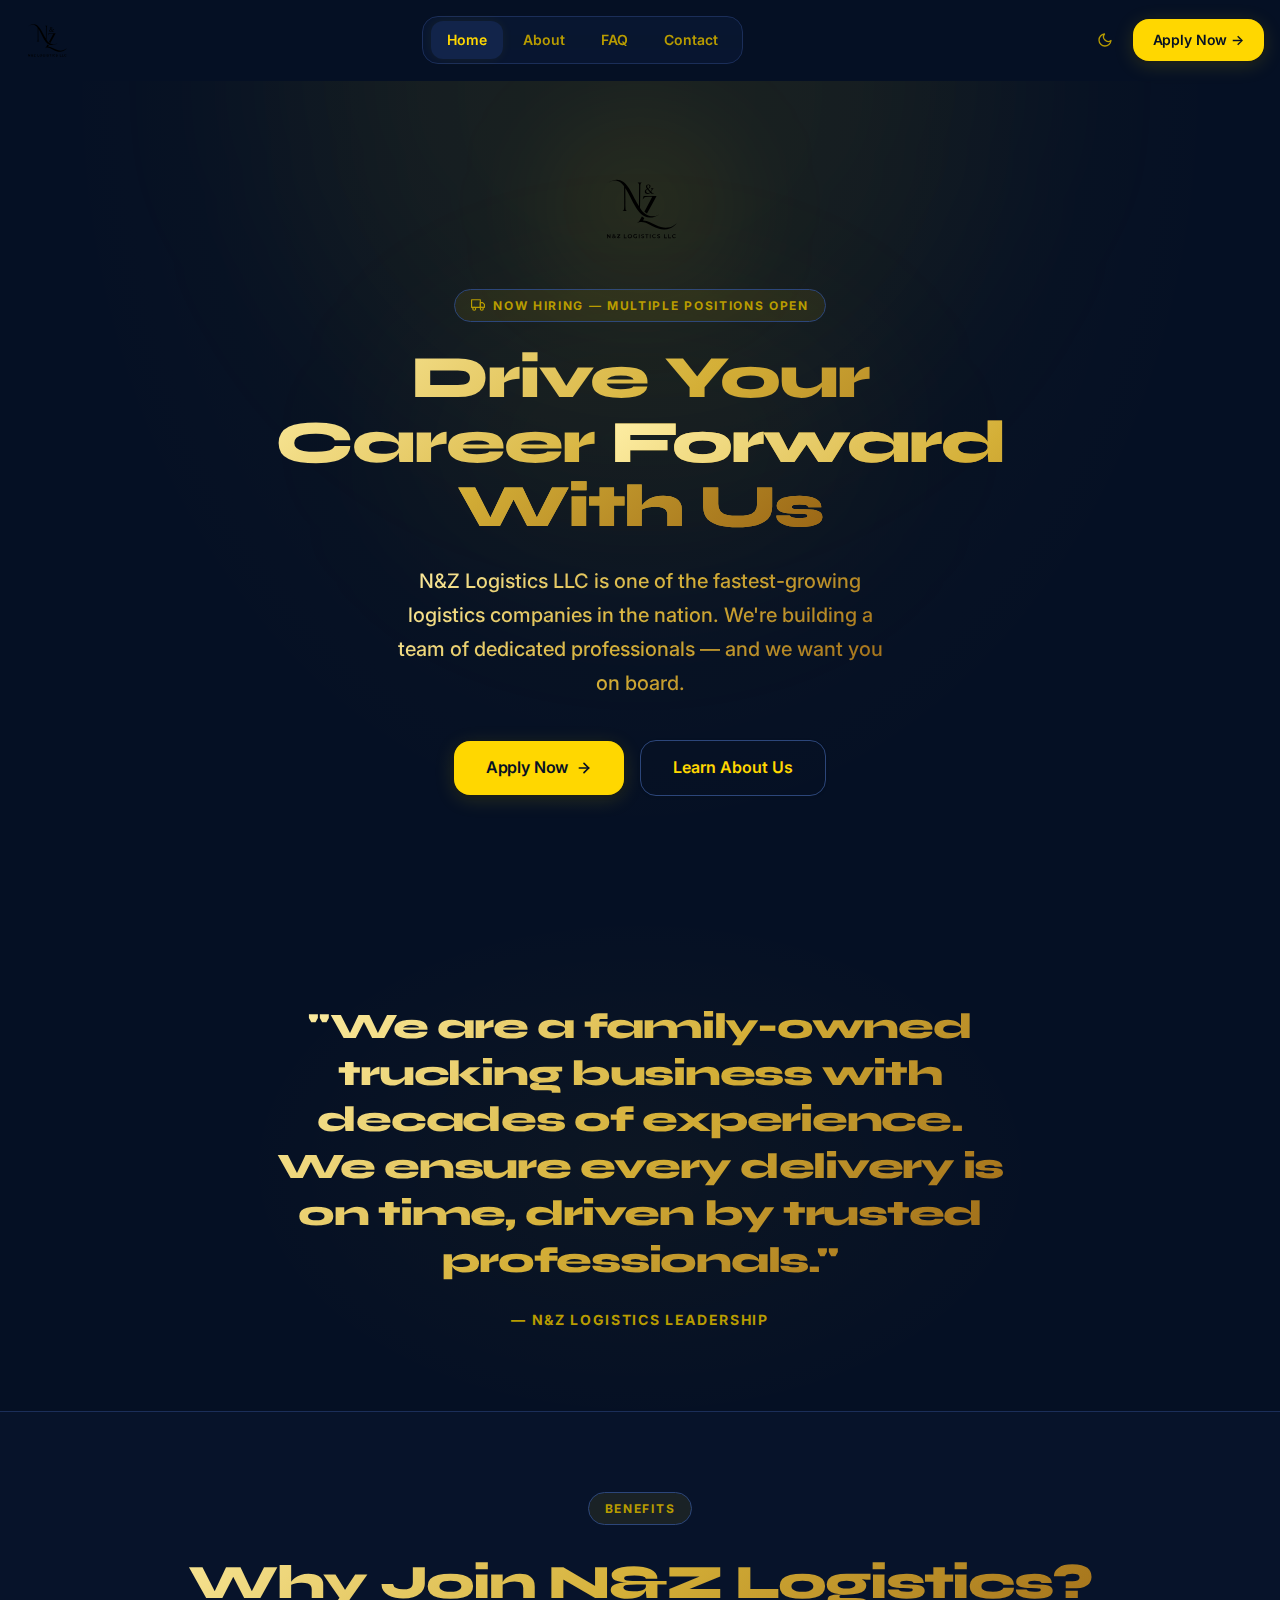
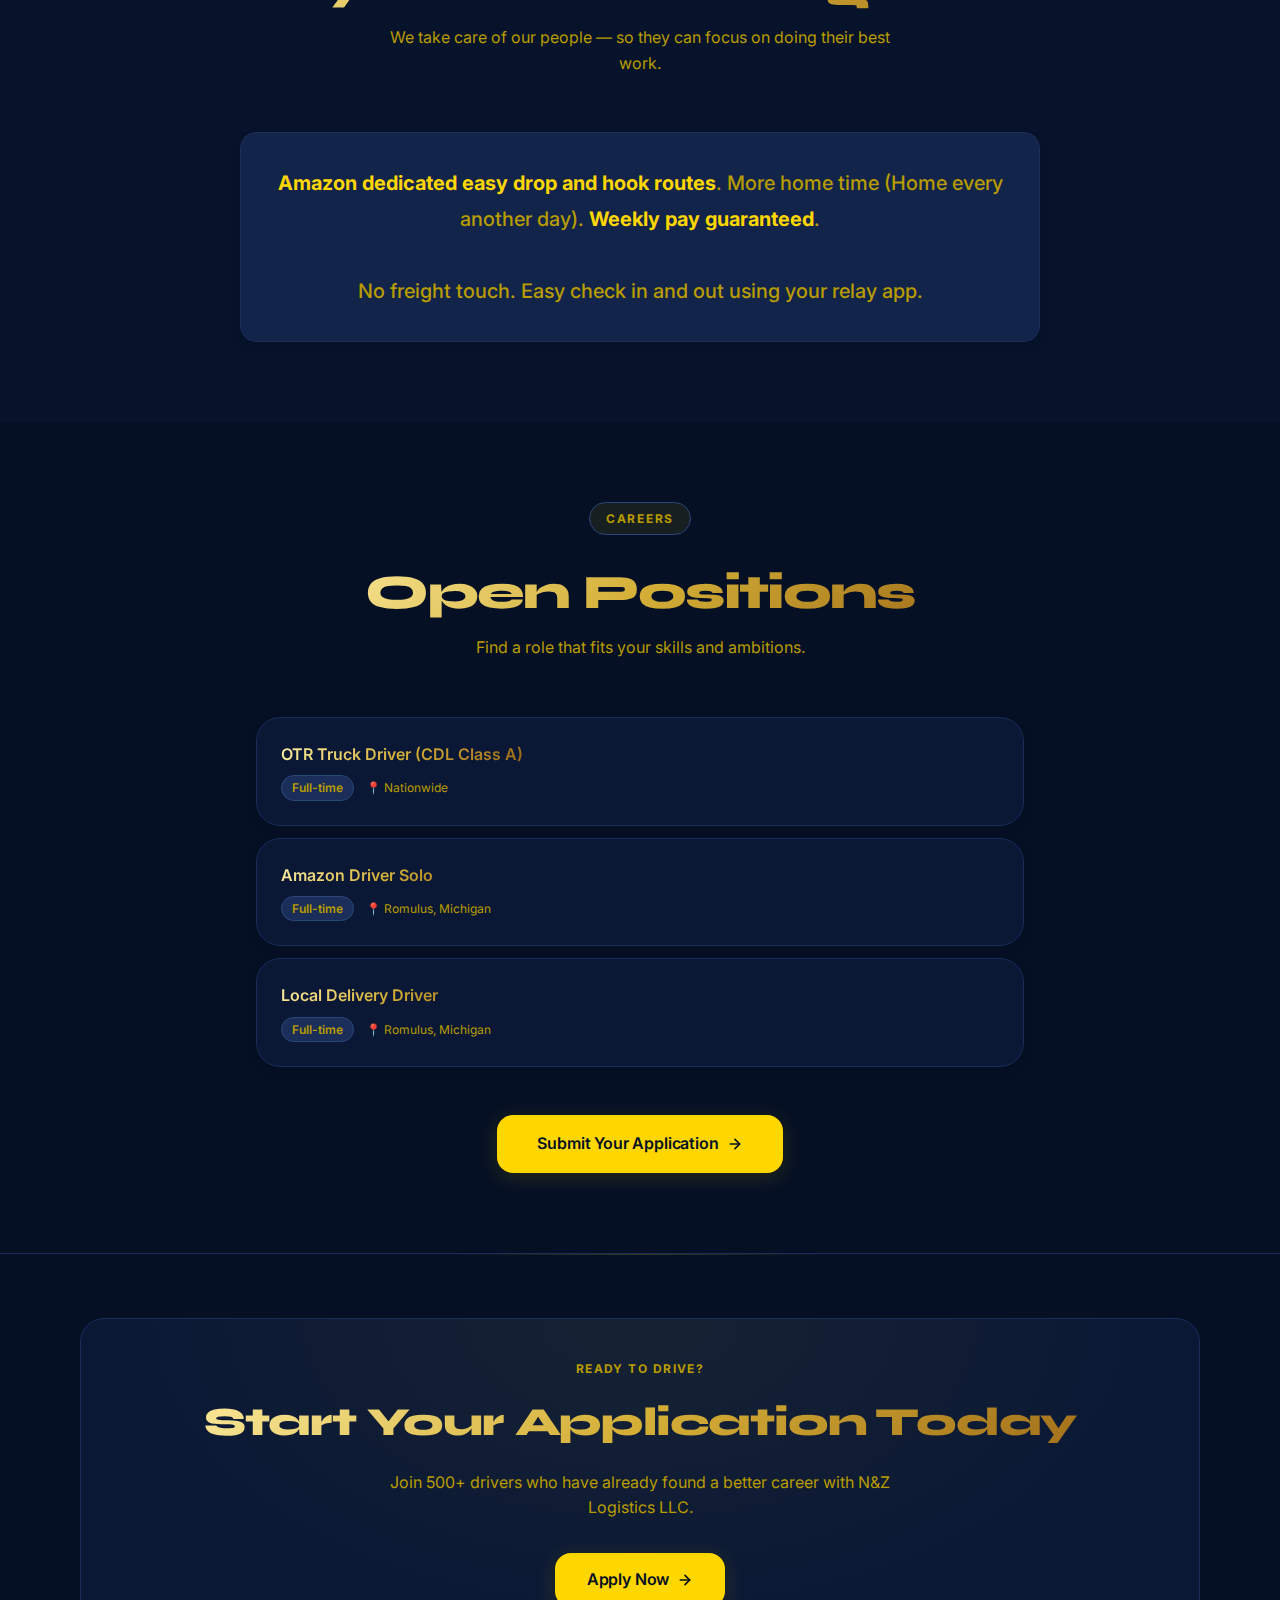
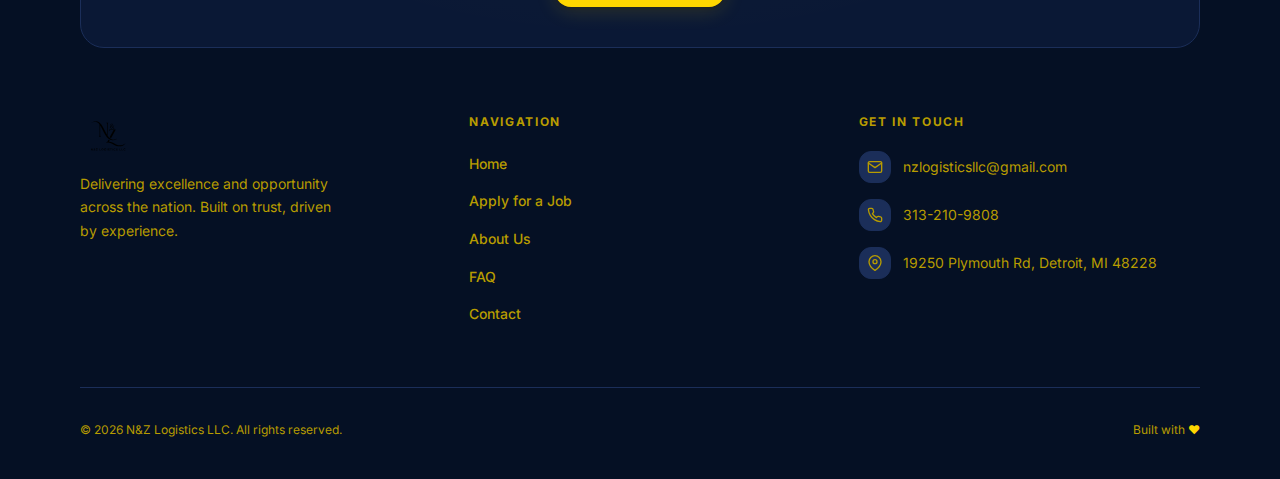
<file: index.html>
<!DOCTYPE html>
<html lang="en">

<head>
  <meta charset="UTF-8">
  <meta name="viewport" content="width=device-width, initial-scale=1.0">
  <title>N&Z Logistics LLC — Careers</title>
  <meta name="description"
    content="Join our team. Apply for open positions at N&Z Logistics LLC, a leading trucking and logistics company.">
  <meta name="keywords" content="trucking jobs, logistics careers, truck driver jobs, apply now">
  <link rel="icon" href="logo.svg">
  <link rel="stylesheet" href="styles.css">
  <script src="main.js"></script>
</head>

<body>

  <!-- ── Navbar ──────────────────────────────────── -->
  <header class="site-header">
    <div class="nav-inner">
      <div class="nav-row">
        <a href="index.html" class="nav-logo"><img src="logo.svg" alt="N&Z Logistics LLC"></a>
        <nav class="nav-pill">
          <a href="index.html" class="nav-link">Home</a>
          <a href="about.html" class="nav-link">About</a>
          <a href="faq.html" class="nav-link">FAQ</a>
          <a href="contact.html" class="nav-link">Contact</a>
        </nav>
        <div class="nav-right">
          <button class="theme-btn" aria-label="Toggle theme"></button>
          <a href="/apply-form/" class="btn-primary" style="font-size:0.875rem;padding:0.625rem 1.25rem;">Apply Now
            →</a>
        </div>
        <div class="mobile-controls">
          <button class="theme-btn" aria-label="Toggle theme"></button>
          <button class="hamburger" id="hamburger" aria-label="Toggle menu">
            <svg width="20" height="20" viewBox="0 0 24 24" fill="none" stroke="currentColor" stroke-width="2"
              stroke-linecap="round" stroke-linejoin="round">
              <line x1="3" y1="12" x2="21" y2="12" />
              <line x1="3" y1="6" x2="21" y2="6" />
              <line x1="3" y1="18" x2="21" y2="18" />
            </svg>
          </button>
        </div>
      </div>
      <div class="mobile-menu" id="mobile-menu">
        <a href="index.html">Home</a>
        <a href="about.html">About</a>
        <a href="faq.html">FAQ</a>
        <a href="contact.html">Contact</a>
        <a href="/apply-form/" class="btn-primary">Apply Now →</a>
      </div>
    </div>
  </header>

  <main>
    <!-- ── Hero ──────────────────────────────────── -->
    <section class="hero">
      <div class="glow-layer">
        <div class="glow-center"></div>
        <div class="glow-sub"></div>
        <div class="glow-fade"></div>
        <div class="glow-radial"></div>
      </div>
      <div class="hero-content">
        <div class="hero-logo-wrap">
          <div class="logo-glow"></div>
          <img src="logo.svg" alt="N&Z Logistics LLC">
        </div>
        <span class="eyebrow mb-6">
          <svg width="14" height="14" viewBox="0 0 24 24" fill="none" stroke="currentColor" stroke-width="2"
            stroke-linecap="round" stroke-linejoin="round">
            <rect x="1" y="3" width="15" height="13" />
            <polygon points="16 8 20 8 23 11 23 16 16 16 16 8" />
            <circle cx="5.5" cy="18.5" r="2.5" />
            <circle cx="18.5" cy="18.5" r="2.5" />
          </svg>
          Now Hiring — Multiple Positions Open
        </span>
        <h1 class="section-heading" style="color:var(--color-text)">
          Drive Your Career <span class="gradient-text">Forward With Us</span>
        </h1>
        <p class="hero-sub">
          N&Z Logistics LLC is one of the fastest-growing logistics companies in the nation.
          We're building a team of dedicated professionals — and we want you on board.
        </p>
        <div class="hero-ctas">
          <a href="/apply-form/" class="btn-primary">
            Apply Now
            <svg width="16" height="16" viewBox="0 0 24 24" fill="none" stroke="currentColor" stroke-width="2.5"
              stroke-linecap="round" stroke-linejoin="round">
              <line x1="5" y1="12" x2="19" y2="12" />
              <polyline points="12 5 19 12 12 19" />
            </svg>
          </a>
          <a href="about.html" class="btn-secondary">Learn About Us</a>
        </div>
      </div>
    </section>

    <!-- ── Quote ─────────────────────────────────── -->
    <section class="quote-section">
      <div class="quote-glow"></div>
      <p class="quote-text">"We are a family-owned trucking business with decades of experience. We ensure every
        delivery is on time, driven by trusted professionals."</p>
      <p class="quote-attr">— N&Z Logistics Leadership</p>
    </section>

    <!-- ── Why Join Us ───────────────────────────── -->
    <section class="section section-surface">
      <div class="container">
        <div class="section-center">
          <span class="eyebrow mb-4">Benefits</span>
          <h2 class="section-heading mt-4 mb-4" style="color:var(--color-text)">Why Join N&Z Logistics?</h2>
          <p>We take care of our people — so they can focus on doing their best work.</p>
        </div>
        <div class="card"
          style="padding: 2rem; text-align: center; border-radius: 1rem; background: var(--color-surface2); border: 1px solid var(--color-border); max-width: 800px; margin: 0 auto;">
          <p style="font-size: 1.25rem; line-height: 1.8; color: var(--color-muted); font-weight: 500;">
            <strong style="color: var(--color-text);">Amazon dedicated easy drop and hook routes</strong>.
            More home time (Home every another day). <strong style="color: var(--color-text);">Weekly pay
              guaranteed</strong>.<br><br>
            No freight touch. Easy check in and out using your relay app.
          </p>
        </div>
      </div>
    </section>

    <!-- ── Open Positions ────────────────────────── -->
    <section class="section">
      <div class="container-sm">
        <div class="section-center">
          <span class="eyebrow mb-4">Careers</span>
          <h2 class="section-heading mt-4 mb-4" style="color:var(--color-text)">Open Positions</h2>
          <p>Find a role that fits your skills and ambitions.</p>
        </div>
        <div class="space-y-3 mb-12">
          <!-- Position 1 -->
          <a href="/apply-form/" class="card card-hover-sm job-card" style="text-decoration:none">
            <div>
              <h3>OTR Truck Driver (CDL Class A)</h3>
              <div class="job-meta">
                <span class="badge">Full-time</span>
                <span class="location">📍 Nationwide</span>
              </div>
            </div>
            <div class="job-apply">
              Apply Now <svg width="16" height="16" viewBox="0 0 24 24" fill="none" stroke="currentColor"
                stroke-width="2.5" stroke-linecap="round" stroke-linejoin="round">
                <line x1="5" y1="12" x2="19" y2="12" />
                <polyline points="12 5 19 12 12 19" />
              </svg>
            </div>
          </a>
          <!-- Position 2 -->
          <a href="/apply-form/" class="card card-hover-sm job-card" style="text-decoration:none">
            <div>
              <h3>Amazon Driver Solo</h3>
              <div class="job-meta">
                <span class="badge">Full-time</span>
                <span class="location">📍 Romulus, Michigan</span>
              </div>
            </div>
            <div class="job-apply">
              Apply Now <svg width="16" height="16" viewBox="0 0 24 24" fill="none" stroke="currentColor"
                stroke-width="2.5" stroke-linecap="round" stroke-linejoin="round">
                <line x1="5" y1="12" x2="19" y2="12" />
                <polyline points="12 5 19 12 12 19" />
              </svg>
            </div>
          </a>
          <!-- Position 3 -->
          <a href="/apply-form/" class="card card-hover-sm job-card" style="text-decoration:none">
            <div>
              <h3>Local Delivery Driver</h3>
              <div class="job-meta">
                <span class="badge">Full-time</span>
                <span class="location">📍 Romulus, Michigan</span>
              </div>
            </div>
            <div class="job-apply">
              Apply Now <svg width="16" height="16" viewBox="0 0 24 24" fill="none" stroke="currentColor"
                stroke-width="2.5" stroke-linecap="round" stroke-linejoin="round">
                <line x1="5" y1="12" x2="19" y2="12" />
                <polyline points="12 5 19 12 12 19" />
              </svg>
            </div>
          </a>
        </div>
        <div class="text-center">
          <a href="/apply-form/" class="btn-primary" style="padding:1rem 2.5rem;font-size:1rem">
            Submit Your Application
            <svg width="16" height="16" viewBox="0 0 24 24" fill="none" stroke="currentColor" stroke-width="2.5"
              stroke-linecap="round" stroke-linejoin="round">
              <line x1="5" y1="12" x2="19" y2="12" />
              <polyline points="12 5 19 12 12 19" />
            </svg>
          </a>
        </div>
      </div>
    </section>
  </main>

  <!-- ── Footer ──────────────────────────────────── -->
  <footer class="site-footer">
    <div class="top-glow"></div>
    <div class="footer-inner">
      <div class="footer-cta">
        <div class="inner-glow"></div>
        <div style="position:relative;z-index:1">
          <p
            style="font-size:0.75rem;font-weight:700;letter-spacing:0.12em;text-transform:uppercase;color:var(--color-muted);margin-bottom:0.75rem">
            Ready to Drive?</p>
          <h3
            style="font-family:'Syne',sans-serif;font-size:clamp(1.75rem,4vw,2.5rem);font-weight:800;letter-spacing:-0.03em;color:var(--color-text);margin-bottom:1rem">
            Start Your Application Today</h3>
          <p style="color:var(--color-muted);margin-bottom:2rem;max-width:32rem;margin-left:auto;margin-right:auto">Join
            500+ drivers who have already found a better career with N&Z Logistics LLC.</p>
          <a href="/apply-form/" class="btn-primary" style="font-size:1rem;padding:0.875rem 2rem">
            Apply Now
            <svg width="16" height="16" viewBox="0 0 24 24" fill="none" stroke="currentColor" stroke-width="2.5"
              stroke-linecap="round" stroke-linejoin="round">
              <line x1="5" y1="12" x2="19" y2="12" />
              <polyline points="12 5 19 12 12 19" />
            </svg>
          </a>
        </div>
      </div>
      <div class="footer-cols">
        <div>
          <a href="index.html" class="footer-logo" style="display:inline-flex;margin-bottom:1.25rem"><img src="logo.svg"
              alt="N&Z Logistics LLC" style="height:2.5rem;width:auto"></a>
          <p style="color:var(--color-muted);font-size:0.875rem;line-height:1.7;max-width:16rem">Delivering excellence
            and opportunity across the nation. Built on trust, driven by experience.</p>
        </div>
        <div>
          <p class="footer-col-title">Navigation</p>
          <ul class="footer-links">
            <li><a href="index.html">Home</a></li>
            <li><a href="/apply-form/">Apply for a Job</a></li>
            <li><a href="about.html">About Us</a></li>
            <li><a href="faq.html">FAQ</a></li>
            <li><a href="contact.html">Contact</a></li>
          </ul>
        </div>
        <div>
          <p class="footer-col-title">Get in Touch</p>
          <ul class="footer-contact">
            <li>
              <div class="icon-box"
                style="width:2rem;height:2rem;border-radius:0.75rem;border:1px solid var(--color-border)">
                <svg width="16" height="16" viewBox="0 0 24 24" fill="none" stroke="currentColor" stroke-width="2"
                  stroke-linecap="round" stroke-linejoin="round">
                  <path d="M4 4h16c1.1 0 2 .9 2 2v12c0 1.1-.9 2-2 2H4c-1.1 0-2-.9-2-2V6c0-1.1.9-2 2-2z" />
                  <polyline points="22,6 12,13 2,6" />
                </svg>
              </div>
              <span>nzlogisticsllc@gmail.com</span>
            </li>
            <li>
              <div class="icon-box"
                style="width:2rem;height:2rem;border-radius:0.75rem;border:1px solid var(--color-border)">
                <svg width="16" height="16" viewBox="0 0 24 24" fill="none" stroke="currentColor" stroke-width="2"
                  stroke-linecap="round" stroke-linejoin="round">
                  <path
                    d="M22 16.92v3a2 2 0 0 1-2.18 2 19.79 19.79 0 0 1-8.63-3.07 19.5 19.5 0 0 1-6-6 19.79 19.79 0 0 1-3.07-8.67A2 2 0 0 1 4.11 2h3a2 2 0 0 1 2 1.72 12.84 12.84 0 0 0 .7 2.81 2 2 0 0 1-.45 2.11L8.09 9.91a16 16 0 0 0 6 6l1.27-1.27a2 2 0 0 1 2.11-.45 12.84 12.84 0 0 0 2.81.7A2 2 0 0 1 22 16.92z" />
                </svg>
              </div>
              <span>313-210-9808</span>
            </li>
            <li>
              <div class="icon-box"
                style="width:2rem;height:2rem;border-radius:0.75rem;border:1px solid var(--color-border)">
                <svg width="16" height="16" viewBox="0 0 24 24" fill="none" stroke="currentColor" stroke-width="2"
                  stroke-linecap="round" stroke-linejoin="round">
                  <path d="M21 10c0 7-9 13-9 13s-9-6-9-13a9 9 0 0 1 18 0z" />
                  <circle cx="12" cy="10" r="3" />
                </svg>
              </div>
              <span>19250 Plymouth Rd, Detroit, MI 48228</span>
            </li>
          </ul>
        </div>
      </div>
      <div class="footer-bottom">
        <p>&copy;
          <script>document.write(new Date().getFullYear())</script> N&Z Logistics LLC. All rights reserved.
        </p>
        <p>Built with <span style="color:var(--color-text)">♥</span></p>
      </div>
    </div>
  </footer>

</body>

</html>
</file>
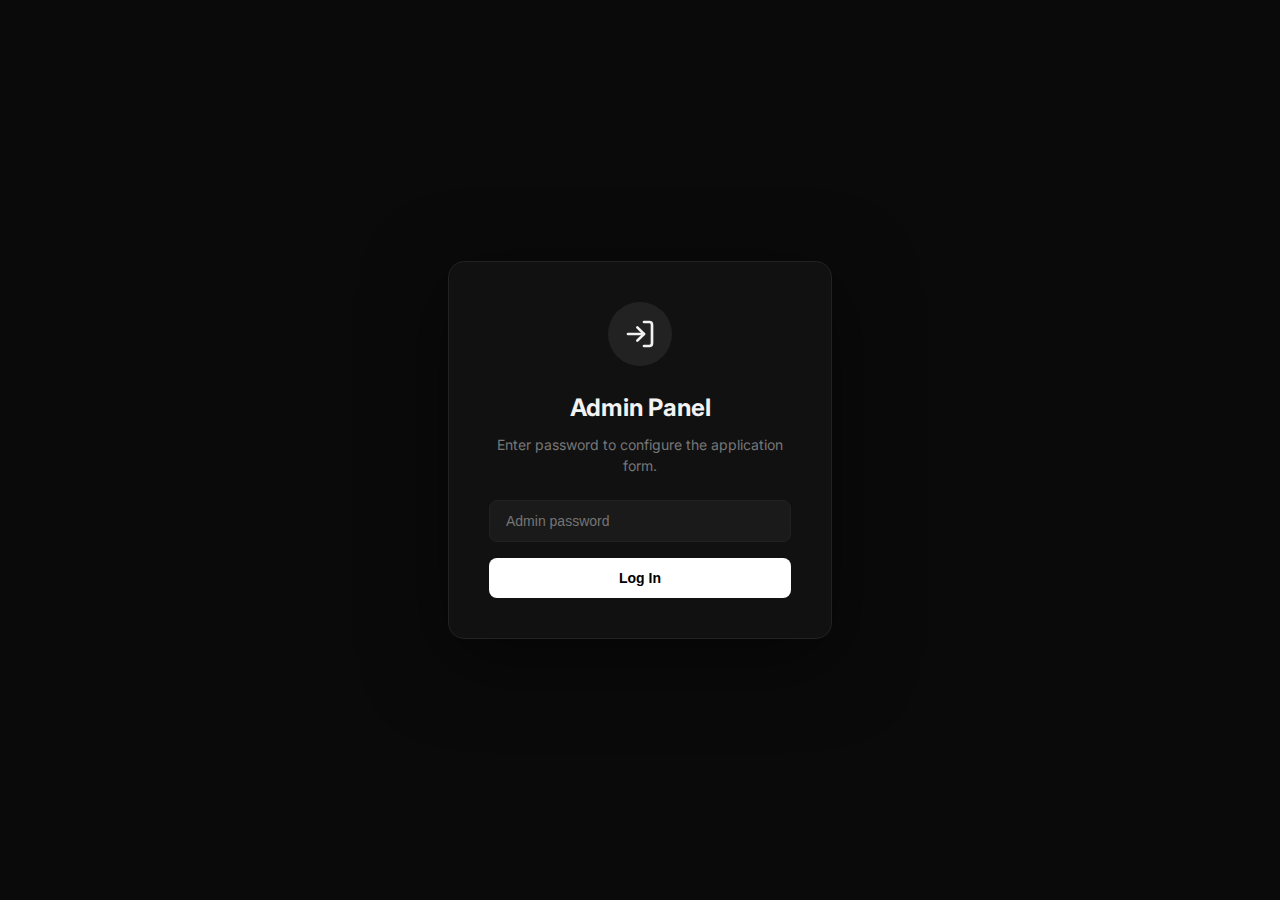
<file: admin/index.html>
<!DOCTYPE html>
<html lang="en">

<head>
    <meta charset="UTF-8">
    <meta name="viewport" content="width=device-width, initial-scale=1.0">
    <title>Admin — Form Builder — N&Z Logistics</title>
    <link rel="icon" href="../logo.svg">
    <style>
        @import url('https://fonts.googleapis.com/css2?family=Inter:wght@400;500;600;700&family=Syne:wght@700;800&display=swap');

        *,
        *::before,
        *::after {
            box-sizing: border-box;
            margin: 0;
            padding: 0
        }

        :root {
            --bg: #0a0a0a;
            --surface: #111;
            --surface2: #1a1a1a;
            --surface3: #222;
            --border: #222;
            --border-strong: #333;
            --text: #f2f2f2;
            --muted: #777;
            --accent: #fff;
            --danger: #f87171;
            --success: #34d399
        }

        body {
            font-family: 'Inter', sans-serif;
            background: var(--bg);
            color: var(--text);
            min-height: 100vh;
            line-height: 1.5
        }

        a {
            color: var(--text);
            text-decoration: none
        }

        /* ── Login ─────────────────────────── */
        .login-wrap {
            min-height: 100vh;
            display: flex;
            align-items: center;
            justify-content: center;
            padding: 1rem
        }

        .login-card {
            background: var(--surface);
            border: 1px solid var(--border);
            border-radius: 1rem;
            padding: 2.5rem;
            max-width: 24rem;
            width: 100%;
            text-align: center;
            box-shadow: 0 20px 80px rgba(0, 0, 0, 0.5)
        }

        .login-card .icon {
            width: 4rem;
            height: 4rem;
            border-radius: 50%;
            background: var(--surface3);
            display: flex;
            align-items: center;
            justify-content: center;
            margin: 0 auto 1.5rem
        }

        .login-card h1 {
            font-size: 1.5rem;
            font-weight: 700;
            margin-bottom: 0.5rem
        }

        .login-card p {
            font-size: 0.875rem;
            color: var(--muted);
            margin-bottom: 1.5rem
        }

        .login-card input {
            width: 100%;
            padding: 0.75rem 1rem;
            background: var(--surface2);
            border: 1px solid var(--border);
            border-radius: 0.5rem;
            color: var(--text);
            font-size: 0.875rem;
            outline: none;
            transition: border-color 0.2s
        }

        .login-card input:focus {
            border-color: var(--border-strong)
        }

        .login-card button {
            width: 100%;
            margin-top: 1rem;
            padding: 0.75rem;
            background: var(--accent);
            color: #000;
            font-weight: 600;
            border: none;
            border-radius: 0.5rem;
            font-size: 0.875rem;
            cursor: pointer;
            transition: opacity 0.2s
        }

        .login-card button:hover {
            opacity: 0.9
        }

        .login-error {
            color: var(--danger);
            font-size: 0.8rem;
            margin-top: 0.75rem;
            display: none
        }

        /* ── Top bar ───────────────────────── */
        .topbar {
            display: flex;
            flex-wrap: wrap;
            justify-content: space-between;
            align-items: center;
            gap: 1rem;
            padding: 1.5rem 2rem;
            border-bottom: 1px solid var(--border)
        }

        .topbar h1 {
            font-size: 1.5rem;
            font-weight: 700;
            letter-spacing: -0.02em
        }

        .topbar p {
            color: var(--muted);
            font-size: 0.875rem
        }

        .topbar-actions {
            display: flex;
            align-items: center;
            gap: 0.75rem;
            flex-wrap: wrap
        }

        /* ── Buttons ───────────────────────── */
        .btn {
            display: inline-flex;
            align-items: center;
            gap: 0.5rem;
            padding: 0.625rem 1.25rem;
            border-radius: 0.5rem;
            font-size: 0.8125rem;
            font-weight: 600;
            border: none;
            cursor: pointer;
            transition: all 0.2s
        }

        .btn-white {
            background: var(--accent);
            color: #000
        }

        .btn-white:hover {
            opacity: 0.9
        }

        .btn-outline {
            background: transparent;
            color: var(--text);
            border: 1px solid var(--border-strong)
        }

        .btn-outline:hover {
            background: var(--surface2);
            border-color: var(--muted)
        }

        .btn-ghost {
            background: transparent;
            color: var(--muted);
            border: 1px solid var(--border)
        }

        .btn-ghost:hover {
            color: var(--text);
            border-color: var(--border-strong)
        }

        .btn-danger {
            background: transparent;
            color: var(--danger);
            padding: 0.5rem;
            border-radius: 0.5rem;
            border: none;
            cursor: pointer;
            transition: all 0.2s
        }

        .btn-danger:hover {
            background: rgba(248, 113, 113, 0.1)
        }

        /* ── Status message ────────────────── */
        .toast {
            font-size: 0.8rem;
            padding: 0.375rem 0.75rem;
            border-radius: 0.375rem;
            display: none
        }

        .toast.success {
            display: inline-block;
            background: rgba(52, 211, 153, 0.1);
            color: var(--success)
        }

        .toast.error {
            display: inline-block;
            background: rgba(248, 113, 113, 0.1);
            color: var(--danger)
        }

        /* ── Question card ─────────────────── */
        .questions {
            padding: 1.5rem 2rem;
            display: flex;
            flex-direction: column;
            gap: 1rem
        }

        .q-card {
            background: var(--surface);
            border: 1px solid var(--border);
            border-radius: 0.75rem;
            padding: 1.25rem;
            transition: border-color 0.2s
        }

        .q-card:hover {
            border-color: var(--border-strong)
        }

        .q-inner {
            display: flex;
            gap: 1rem;
            align-items: flex-start
        }

        .q-reorder {
            display: flex;
            flex-direction: column;
            gap: 0.25rem;
            margin-top: 0.125rem
        }

        .q-reorder button {
            background: transparent;
            border: none;
            color: var(--muted);
            cursor: pointer;
            padding: 0.25rem;
            transition: color 0.2s
        }

        .q-reorder button:hover:not(:disabled) {
            color: var(--text)
        }

        .q-reorder button:disabled {
            opacity: 0.2;
            cursor: default
        }

        .q-fields {
            flex: 1;
            display: grid;
            grid-template-columns: 1fr 1fr;
            gap: 0.75rem
        }

        .q-fields.full {
            grid-template-columns: 1fr
        }

        .field {
            display: flex;
            flex-direction: column;
            gap: 0.25rem
        }

        .field.span-2 {
            grid-column: 1/-1
        }

        .field label {
            font-size: 0.65rem;
            font-weight: 700;
            text-transform: uppercase;
            letter-spacing: 0.1em;
            color: var(--muted)
        }

        .field input,
        .field select {
            padding: 0.5rem 0.75rem;
            background: var(--surface2);
            border: 1px solid var(--border);
            border-radius: 0.375rem;
            color: var(--text);
            font-size: 0.8125rem;
            font-family: inherit;
            outline: none;
            transition: border-color 0.2s
        }

        .field input:focus,
        .field select:focus {
            border-color: var(--border-strong)
        }

        .field select {
            cursor: pointer
        }

        .q-right {
            display: flex;
            flex-direction: column;
            gap: 0.5rem;
            align-items: flex-end
        }

        .checkbox-row {
            display: flex;
            align-items: center;
            gap: 0.5rem;
            font-size: 0.8125rem;
            color: var(--muted)
        }

        .checkbox-row input {
            width: 1rem;
            height: 1rem;
            accent-color: var(--accent)
        }

        /* ── Empty state ───────────────────── */
        .empty {
            text-align: center;
            padding: 3rem;
            background: var(--surface);
            border: 1px dashed var(--border);
            border-radius: 0.75rem;
            margin: 1.5rem 2rem
        }

        .empty p {
            color: var(--muted);
            margin-bottom: 1rem
        }

        .empty button {
            color: var(--muted);
            background: none;
            border: none;
            cursor: pointer;
            font-size: 0.875rem
        }

        .empty button:hover {
            color: var(--text)
        }

        /* ── Add button ────────────────────── */
        .add-row {
            text-align: center;
            padding: 1rem 2rem 3rem
        }

        .field-hint {
            font-size: 0.7rem;
            color: var(--muted);
            margin-top: 0.125rem
        }

        @media(max-width:768px) {
            .topbar {
                padding: 1rem
            }

            .questions {
                padding: 1rem
            }

            .q-fields {
                grid-template-columns: 1fr
            }

            .q-inner {
                flex-direction: column
            }

            .q-right {
                flex-direction: row;
                width: 100%
            }
        }
    </style>
</head>

<body>

    <!-- ═══ Login Screen ═══ -->
    <div id="login-screen" class="login-wrap">
        <div class="login-card">
            <div class="icon">
                <svg width="32" height="32" viewBox="0 0 24 24" fill="none" stroke="currentColor" stroke-width="2"
                    stroke-linecap="round" stroke-linejoin="round">
                    <path d="M15 3h4a2 2 0 0 1 2 2v14a2 2 0 0 1-2 2h-4" />
                    <polyline points="10 17 15 12 10 7" />
                    <line x1="15" y1="12" x2="3" y2="12" />
                </svg>
            </div>
            <h1>Admin Panel</h1>
            <p>Enter password to configure the application form.</p>
            <form id="login-form">
                <input type="password" id="login-pass" placeholder="Admin password" required>
                <button type="submit">Log In</button>
            </form>
            <p class="login-error" id="login-error">Invalid password. Please try again.</p>
        </div>
    </div>

    <!-- ═══ Form Builder ═══ -->
    <div id="builder-screen" style="display:none">
        <div class="topbar">
            <div>
                <h1>Application Form Builder</h1>
                <p>Configure questions, types, and validation rules for the Typeform-like flow.</p>
            </div>
            <div class="topbar-actions">
                <span class="toast" id="toast"></span>
                <button class="btn btn-outline" onclick="resetToDefaults()"
                    style="color:var(--warning);border-color:var(--warning);">
                    <svg width="16" height="16" viewBox="0 0 24 24" fill="none" stroke="currentColor" stroke-width="2"
                        stroke-linecap="round" stroke-linejoin="round">
                        <path d="M3 12a9 9 0 1 0 9-9 9.75 9.75 0 0 0-6.74 2.74L3 8"></path>
                        <path d="M3 3v5h5"></path>
                    </svg>
                    Reset Defaults
                </button>
                <a href="applications.html" class="btn btn-outline">
                    <svg width="16" height="16" viewBox="0 0 24 24" fill="none" stroke="currentColor" stroke-width="2"
                        stroke-linecap="round" stroke-linejoin="round">
                        <path d="M14 2H6a2 2 0 0 0-2 2v16a2 2 0 0 0 2 2h12a2 2 0 0 0 2-2V8z" />
                        <polyline points="14 2 14 8 20 8" />
                        <line x1="16" y1="13" x2="8" y2="13" />
                        <line x1="16" y1="17" x2="8" y2="17" />
                    </svg>
                    View Submissions
                </a>
                <button class="btn btn-white" id="save-btn" onclick="saveConfig()">
                    <svg width="16" height="16" viewBox="0 0 24 24" fill="none" stroke="currentColor" stroke-width="2"
                        stroke-linecap="round" stroke-linejoin="round">
                        <path d="M19 21H5a2 2 0 0 1-2-2V5a2 2 0 0 1 2-2h11l5 5v11a2 2 0 0 1-2 2z" />
                        <polyline points="17 21 17 13 7 13 7 21" />
                        <polyline points="7 3 7 8 15 8" />
                    </svg>
                    Save Configuration
                </button>
            </div>
        </div>

        <div class="questions" id="questions-container">
            <!-- Questions rendered by JS -->
        </div>

        <div class="empty" id="empty-state" style="display:none">
            <p>No questions configured yet.</p>
            <button onclick="addQuestion()">+ Add First Question</button>
        </div>

        <div class="add-row">
            <button class="btn btn-ghost" onclick="addQuestion()">
                <svg width="16" height="16" viewBox="0 0 24 24" fill="none" stroke="currentColor" stroke-width="2"
                    stroke-linecap="round" stroke-linejoin="round">
                    <line x1="12" y1="5" x2="12" y2="19" />
                    <line x1="5" y1="12" x2="19" y2="12" />
                </svg>
                Add New Question
            </button>
        </div>
    </div>

    <script>
        const API_BASE = '../api';
        let config = [];
        let password = '';

        // ── Login ──────────────────────────────
        document.getElementById('login-form').addEventListener('submit', async (e) => {
            e.preventDefault();
            password = document.getElementById('login-pass').value;
            if (!password) return;

            try {
                const res = await fetch(`${API_BASE}/login.php`, {
                    method: 'POST',
                    headers: { 'Content-Type': 'application/json' },
                    body: JSON.stringify({ password })
                });
                const data = await res.json();

                if (res.ok && data.token) {
                    localStorage.setItem('admin_token', data.token);
                    document.getElementById('login-screen').style.display = 'none';
                    document.getElementById('builder-screen').style.display = 'block';
                    await fetchConfig();
                } else {
                    showLoginError(data.error || 'Invalid password');
                }
            } catch (err) {
                showLoginError('Network error. Please try again.');
            }
        });

        function showLoginError(msg) {
            const el = document.getElementById('login-error');
            el.textContent = msg;
            el.style.display = 'block';
        }

        // ── Check existing session ─────────────
        (async function checkSession() {
            const token = localStorage.getItem('admin_token');
            if (token) {
                try {
                    const res = await fetch(`${API_BASE}/check-auth.php`, {
                        headers: { 'Authorization': `Bearer ${token}` }
                    });
                    if (res.ok) {
                        document.getElementById('login-screen').style.display = 'none';
                        document.getElementById('builder-screen').style.display = 'block';
                        fetchConfig();
                        return;
                    }
                } catch (err) { }
                // Token is invalid, expired, or server unreachable
                localStorage.removeItem('admin_token');
                showLoginError('Session expired. Please log in again.');
            }
        })();

        // ── Fetch config ───────────────────────
        async function fetchConfig() {
            try {
                const res = await fetch(`${API_BASE}/form-config.php`);
                if (res.ok) {
                    config = await res.json();
                    renderQuestions();
                }
            } catch (err) {
                console.error('Failed to fetch config', err);
            }
        }

        // ── Save config ────────────────────────
        async function saveConfig() {
            const btn = document.getElementById('save-btn');
            btn.disabled = true;
            btn.innerHTML = '<svg width="16" height="16" viewBox="0 0 24 24" fill="none" stroke="currentColor" stroke-width="2"><circle cx="12" cy="12" r="10"/></svg> Saving…';

            try {
                const res = await fetch(`${API_BASE}/form-config.php`, {
                    method: 'POST',
                    headers: { 'Content-Type': 'application/json' },
                    body: JSON.stringify({ password, config })
                });
                const data = await res.json();

                if (res.ok) {
                    showToast('Configuration saved successfully!', 'success');
                } else {
                    showToast(data.error || 'Failed to save', 'error');
                }
            } catch (err) {
                showToast('Network error saving configuration', 'error');
            } finally {
                btn.disabled = false;
                btn.innerHTML = '<svg width="16" height="16" viewBox="0 0 24 24" fill="none" stroke="currentColor" stroke-width="2" stroke-linecap="round" stroke-linejoin="round"><path d="M19 21H5a2 2 0 0 1-2-2V5a2 2 0 0 1 2-2h11l5 5v11a2 2 0 0 1-2 2z"/><polyline points="17 21 17 13 7 13 7 21"/><polyline points="7 3 7 8 15 8"/></svg> Save Configuration';
            }
        }

        function showToast(msg, type) {
            const el = document.getElementById('toast');
            el.textContent = msg;
            el.className = `toast ${type}`;
            setTimeout(() => { el.className = 'toast'; }, 3000);
        }

        async function resetToDefaults() {
            if (!confirm('Are you sure you want to reset the form to its default configuration? All custom questions will be lost!')) return;
            try {
                const text = await fetch('../apply-form/script.js').then(r => r.text());
                const match = text.match(/function getDefaultConfig\(\) \{[\s\S]*?return (\[[\s\S]*?\]);\s*\}/);
                if (match) {
                    const fn = new Function('return ' + match[1]);
                    config = fn();
                    renderQuestions();
                    showToast('Reset to defaults in preview. Click Save to apply.', 'success');
                } else {
                    showToast('Could not load defaults', 'error');
                }
            } catch (e) {
                showToast('Error loading defaults', 'error');
            }
        }

        // ── Render all questions ───────────────
        function renderQuestions() {
            const container = document.getElementById('questions-container');
            const empty = document.getElementById('empty-state');

            if (config.length === 0) {
                container.innerHTML = '';
                empty.style.display = 'block';
                return;
            }

            empty.style.display = 'none';
            container.innerHTML = config.map((q, i) => `
    <div class="q-card" data-index="${i}">
      <div class="q-inner">
        <div class="q-reorder">
          <button onclick="moveUp(${i})" ${i === 0 ? 'disabled' : ''} title="Move up">
            <svg width="16" height="16" viewBox="0 0 24 24" fill="none" stroke="currentColor" stroke-width="2"><path d="M18 15l-6-6-6 6"/></svg>
          </button>
          <button onclick="moveDown(${i})" ${i === config.length - 1 ? 'disabled' : ''} title="Move down">
            <svg width="16" height="16" viewBox="0 0 24 24" fill="none" stroke="currentColor" stroke-width="2"><path d="M6 9l6 6 6-6"/></svg>
          </button>
        </div>
        <div class="q-fields">
          <div class="field span-2">
            <label>Question Title</label>
            <input type="text" value="${esc(q.title || '')}" onchange="updateQ(${i},'title',this.value)">
          </div>
          <div class="field">
            <label>Internal ID</label>
            <input type="text" value="${esc(q.id || '')}" onchange="updateQ(${i},'id',this.value)">
          </div>
          <div class="field">
            <label>Placeholder</label>
            <input type="text" value="${esc(q.placeholder || '')}" onchange="updateQ(${i},'placeholder',this.value)" ${q.type === 'options' ? 'disabled' : ''}>
          </div>
          <div class="field">
            <label>Input Type</label>
            <select onchange="updateQ(${i},'type',this.value)">
              <option value="text" ${q.type === 'text' ? 'selected' : ''}>Short Text</option>
              <option value="email" ${q.type === 'email' ? 'selected' : ''}>Email</option>
              <option value="tel" ${q.type === 'tel' ? 'selected' : ''}>Phone Number</option>
              <option value="number" ${q.type === 'number' ? 'selected' : ''}>Number</option>
              <option value="options" ${q.type === 'options' ? 'selected' : ''}>Multiple Choice</option>
              <option value="select" ${q.type === 'select' ? 'selected' : ''}>Dropdown (Select)</option>
              <option value="file" ${q.type === 'file' ? 'selected' : ''}>File Upload</option>
              <option value="date" ${q.type === 'date' ? 'selected' : ''}>Date</option>
            </select>
          </div>
          <div class="field">
            <label>Layout Mode</label>
            <select onchange="updateQ(${i},'display_mode',this.value)">
              <option value="single" ${(q.display_mode || 'single') === 'single' ? 'selected' : ''}>Single (Typeform)</option>
              <option value="page" ${q.display_mode === 'page' ? 'selected' : ''}>Page (Google Form)</option>
            </select>
            <span class="field-hint">Consecutive "Page" questions are grouped together.</span>
          </div>
          ${(q.type === 'options' || q.type === 'select') ? `
          <div class="field span-2">
            <label>Options (comma separated)</label>
            <input type="text" value="${esc((q.options || []).join(', '))}" onchange="updateOptions(${i},this.value)" placeholder="Option 1, Option 2, Option 3">
          </div>
          ` : ''}
          <div class="field span-2">
            <label>Error Message</label>
            <input type="text" value="${esc(q.errorMessage || '')}" onchange="updateQ(${i},'errorMessage',this.value)">
          </div>
          <div class="checkbox-row">
            <input type="checkbox" id="req-${i}" ${q.required ? 'checked' : ''} onchange="updateQ(${i},'required',this.checked)">
            <label for="req-${i}">Required field</label>
          </div>
        </div>
        <div class="q-right">
          <button class="btn-danger" onclick="removeQuestion(${i})" title="Delete Question">
            <svg width="20" height="20" viewBox="0 0 24 24" fill="none" stroke="currentColor" stroke-width="2" stroke-linecap="round" stroke-linejoin="round"><polyline points="3 6 5 6 21 6"/><path d="M19 6v14a2 2 0 0 1-2 2H7a2 2 0 0 1-2-2V6m3 0V4a2 2 0 0 1 2-2h4a2 2 0 0 1 2 2v2"/></svg>
          </button>
        </div>
      </div>
    </div>
  `).join('');
        }

        // ── CRUD helpers ───────────────────────
        function addQuestion() {
            config.push({
                id: 'q_' + Date.now(),
                type: 'text',
                title: 'New Question',
                placeholder: '',
                required: true,
                display_mode: 'single',
                errorMessage: 'Please answer this question.'
            });
            renderQuestions();
        }

        function removeQuestion(i) {
            config.splice(i, 1);
            renderQuestions();
        }

        function updateQ(i, field, value) {
            config[i][field] = value;
            if (field === 'type') renderQuestions(); // re-render to show/hide options field
        }

        function updateOptions(i, str) {
            config[i].options = str.split(',').map(s => s.trim()).filter(Boolean);
        }

        function moveUp(i) {
            if (i === 0) return;
            [config[i], config[i - 1]] = [config[i - 1], config[i]];
            renderQuestions();
        }

        function moveDown(i) {
            if (i === config.length - 1) return;
            [config[i], config[i + 1]] = [config[i + 1], config[i]];
            renderQuestions();
        }

        function esc(s) {
            return String(s).replace(/&/g, '&amp;').replace(/</g, '&lt;').replace(/>/g, '&gt;').replace(/"/g, '&quot;');
        }
    </script>
</body>

</html>
</file>
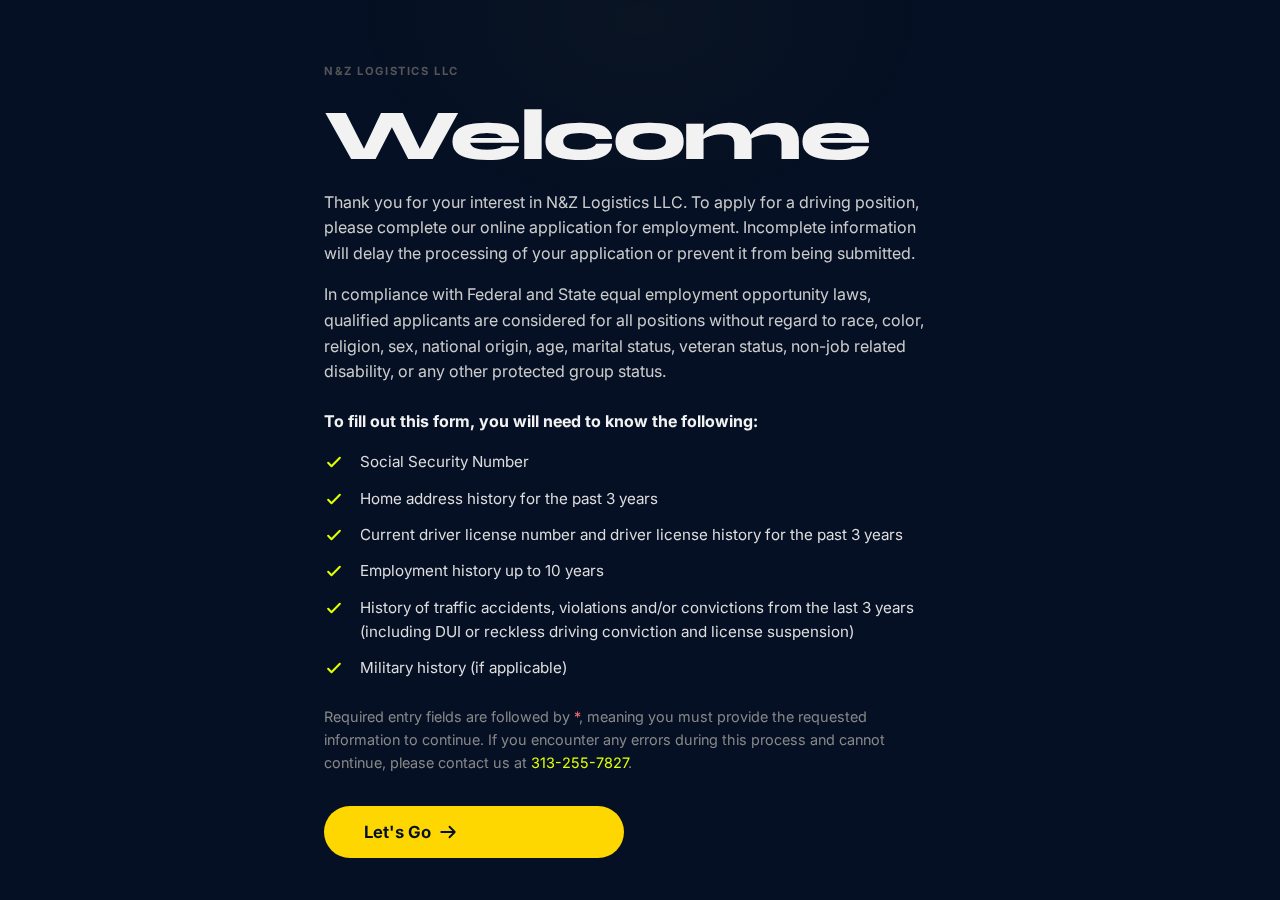
<file: apply-form/index.html>
<!DOCTYPE html>
<html lang="en">

<head>
    <meta charset="UTF-8">
    <meta name="viewport" content="width=device-width, initial-scale=1.0">
    <title>Apply Now — N&Z Logistics LLC</title>
    <link rel="icon" href="../logo.svg">
    <link rel="preconnect" href="https://fonts.googleapis.com">
    <link rel="preconnect" href="https://fonts.gstatic.com" crossorigin>
    <link
        href="https://fonts.googleapis.com/css2?family=Inter:wght@400;500;600;700;800&family=Syne:wght@700;800&display=swap"
        rel="stylesheet">
    <style>
        *,
        *::before,
        *::after {
            box-sizing: border-box;
            margin: 0;
            padding: 0;
        }

        :root {
            --bg: #051024;
            --surface: #0a1835;
            --surface2: #12244a;
            --border: #1b2e59;
            --border-strong: #2c467a;
            --text: #FFD700;
            --muted: #b89c00;
            --glow: rgba(255, 215, 0, 0.15);
        }

        html,
        body {
            min-height: 100vh;
            background: var(--bg);
            color: var(--text);
            font-family: 'Inter', sans-serif;
            -webkit-font-smoothing: antialiased;
        }

        /* ── Progress bar ─────────────────────── */
        #progress-bar-track {
            position: fixed;
            top: 0;
            left: 0;
            width: 100%;
            height: 2px;
            background: var(--border);
            z-index: 100;
            opacity: 0;
            transition: opacity 0.4s;
        }

        #progress-bar-fill {
            height: 100%;
            background: var(--text);
            width: 0%;
            transition: width 0.5s cubic-bezier(0.4, 0, 0.2, 1);
            box-shadow: 0 0 12px rgba(255, 215, 0, 0.5), 0 0 40px rgba(255, 215, 0, 0.15);
        }

        /* ── Step counter (top-right) ─────────── */
        #step-counter {
            position: fixed;
            top: 1.25rem;
            right: 1.5rem;
            font-size: 0.75rem;
            font-weight: 600;
            letter-spacing: 0.08em;
            color: var(--muted);
            z-index: 100;
            opacity: 0;
            transition: opacity 0.4s;
        }

        /* ── Nav arrow controls ─────────────── */
        #controls {
            position: fixed;
            bottom: 2rem;
            right: 2rem;
            display: flex;
            gap: 0.5rem;
            z-index: 100;
            opacity: 0;
            transition: opacity 0.4s;
        }

        .nav-btn {
            width: 40px;
            height: 40px;
            border-radius: 10px;
            border: 1px solid var(--border-strong);
            background: var(--surface2);
            color: var(--text);
            cursor: pointer;
            display: flex;
            align-items: center;
            justify-content: center;
            transition: all 0.2s;
        }

        .nav-btn:hover:not(:disabled) {
            background: var(--surface);
            border-color: #555;
            box-shadow: 0 0 16px var(--glow);
        }

        .nav-btn:disabled {
            opacity: 0.25;
            cursor: not-allowed;
        }

        /* ── Full-screen single-question view ── */
        #single-view {
            position: fixed;
            inset: 0;
            display: none;
            align-items: flex-start;
            justify-content: center;
            overflow-y: auto;
            overflow-x: hidden;
            padding: 4rem 0;
        }

        #single-view.active {
            display: flex;
        }

        .single-step {
            width: 100%;
            max-width: 680px;
            padding: 2rem 1.5rem;
            position: relative;
            margin: auto;
        }

        /* ── Google-form style scrollable page ── */
        #page-view {
            display: none;
            min-height: 100vh;
            padding: 5rem 1.5rem 8rem;
            align-items: flex-start;
            justify-content: center;
        }

        #page-view.active {
            display: flex;
        }

        #page-form {
            width: 100%;
            max-width: 680px;
            display: flex;
            flex-direction: column;
            gap: 2rem;
        }

        /* ── Shared form card (for page-view questions) */
        .form-card {
            background: var(--surface);
            border: 1px solid var(--border);
            border-radius: 20px;
            padding: 2rem;
            transition: border-color 0.2s, box-shadow 0.2s;
        }

        .form-card:focus-within {
            border-color: var(--border-strong);
            box-shadow: 0 0 30px rgba(255, 215, 0, 0.04);
        }

        /* ── Shared inputs ───────────────────── */
        .q-label {
            font-size: 0.7rem;
            font-weight: 700;
            letter-spacing: 0.12em;
            text-transform: uppercase;
            color: var(--muted);
            margin-bottom: 0.75rem;
            display: flex;
            align-items: center;
            gap: 0.5rem;
        }

        .q-label .q-num {
            font-size: 0.6rem;
            background: var(--surface2);
            border: 1px solid var(--border-strong);
            border-radius: 6px;
            padding: 0.15rem 0.4rem;
        }

        /* Typeform-style huge input */
        .single-input {
            display: block;
            width: 100%;
            background: transparent;
            border: none;
            border-bottom: 1.5px solid var(--border-strong);
            color: var(--text);
            font-size: clamp(1.75rem, 5vw, 3.5rem);
            font-weight: 700;
            font-family: 'Syne', 'Inter', sans-serif;
            letter-spacing: -0.02em;
            padding: 0.5rem 0 1rem;
            outline: none;
            transition: border-color 0.2s;
            caret-color: var(--text);
        }

        .single-input::placeholder {
            color: var(--border-strong);
        }

        .single-input:focus {
            border-color: var(--text);
            box-shadow: 0 2px 0 rgba(255, 215, 0, 0.3);
        }

        /* Google-form style normal input */
        .page-input {
            display: block;
            width: 100%;
            background: var(--surface2);
            border: 1.5px solid var(--border);
            border-radius: 12px;
            color: var(--text);
            font-size: 1rem;
            font-weight: 500;
            padding: 0.875rem 1rem;
            outline: none;
            transition: border-color 0.2s, box-shadow 0.2s;
            font-family: 'Inter', sans-serif;
        }

        .page-input::placeholder {
            color: var(--muted);
        }

        .page-input:focus {
            border-color: var(--border-strong);
            box-shadow: 0 0 0 3px rgba(255, 215, 0, 0.05);
        }

        select.page-input {
            cursor: pointer;
        }

        /* ── Option buttons ──────────────────── */
        .options-grid {
            display: flex;
            flex-direction: column;
            gap: 0.75rem;
        }

        .option-btn {
            display: flex;
            align-items: center;
            gap: 1rem;
            text-align: left;
            background: var(--surface2);
            border: 1.5px solid var(--border);
            border-radius: 14px;
            color: var(--text);
            font-size: 1rem;
            font-weight: 500;
            padding: 0.875rem 1.25rem;
            cursor: pointer;
            transition: all 0.2s;
            font-family: 'Inter', sans-serif;
            width: 100%;
        }

        .option-btn:hover {
            border-color: var(--border-strong);
            background: var(--surface);
        }

        .option-btn.selected {
            border-color: var(--text);
            background: rgba(255, 215, 0, 0.07);
            box-shadow: 0 0 20px rgba(255, 215, 0, 0.06);
        }

        .option-num {
            font-size: 0.7rem;
            font-weight: 700;
            color: var(--muted);
            background: var(--surface);
            border: 1px solid var(--border-strong);
            border-radius: 6px;
            width: 22px;
            height: 22px;
            display: flex;
            align-items: center;
            justify-content: center;
            flex-shrink: 0;
        }

        .option-btn.selected .option-num {
            border-color: var(--text);
            color: var(--text);
        }

        /* ── Buttons ─────────────────────────── */
        .btn-white {
            display: inline-flex;
            align-items: center;
            gap: 0.5rem;
            background: var(--text);
            color: var(--bg);
            font-size: 1rem;
            font-weight: 700;
            padding: 0.875rem 2rem;
            border-radius: 999px;
            border: none;
            cursor: pointer;
            transition: all 0.25s;
            font-family: 'Inter', sans-serif;
            box-shadow: 0 0 0 0 rgba(255, 215, 0, 0);
        }

        .btn-white:hover {
            transform: translateY(-2px);
            box-shadow: 0 0 40px rgba(255, 215, 0, 0.25), 0 8px 24px rgba(0, 0, 0, 0.4);
        }

        .btn-ghost {
            display: inline-flex;
            align-items: center;
            gap: 0.5rem;
            background: transparent;
            color: var(--muted);
            font-size: 0.875rem;
            font-weight: 600;
            padding: 0.75rem 1.5rem;
            border-radius: 999px;
            border: 1.5px solid var(--border-strong);
            cursor: pointer;
            transition: all 0.2s;
            font-family: 'Inter', sans-serif;
        }

        .btn-ghost:hover {
            color: var(--text);
            border-color: #555;
            box-shadow: 0 0 16px var(--glow);
        }

        /* ── Key hint ────────────────────────── */
        .key-hint {
            display: flex;
            align-items: center;
            gap: 0.375rem;
            font-size: 0.725rem;
            color: var(--muted);
            margin-top: 0.875rem;
        }

        kbd {
            background: var(--surface2);
            border: 1px solid var(--border-strong);
            border-radius: 4px;
            padding: 0.15rem 0.4rem;
            font-size: 0.7rem;
            font-family: 'Inter', sans-serif;
        }

        /* ── Error ───────────────────────────── */
        .error-msg {
            font-size: 0.8rem;
            color: #f87171;
            height: 1.25rem;
            opacity: 0;
            transition: opacity 0.2s;
            margin-top: 0.5rem;
        }

        .error-msg.show {
            opacity: 1;
        }

        /* ── Heading for single view ─────────── */
        .single-title {
            font-family: 'Syne', 'Inter', sans-serif;
            font-size: clamp(1.75rem, 5vw, 3.5rem);
            font-weight: 800;
            letter-spacing: -0.035em;
            line-height: 1.1;
            margin-bottom: 2rem;
            color: var(--text);
        }

        /* ── Page view question title ─────────── */
        .page-q-title {
            font-size: 1.05rem;
            font-weight: 700;
            color: var(--text);
            margin-bottom: 1rem;
            line-height: 1.4;
        }

        /* ── Welcome / Success screens ─────── */
        .welcome-screen,
        .success-screen {
            width: 100%;
            max-width: 680px;
            padding: 0 1.5rem;
            margin: auto;
        }

        /* ── Transition animations ────────────  */
        .slide-enter-up {
            animation: slideEnterUp 0.45s cubic-bezier(0.22, 1, 0.36, 1) forwards;
        }

        .slide-enter-down {
            animation: slideEnterDown 0.45s cubic-bezier(0.22, 1, 0.36, 1) forwards;
        }

        .slide-exit-up {
            animation: slideExitUp 0.35s ease forwards;
        }

        .slide-exit-down {
            animation: slideExitDown 0.35s ease forwards;
        }

        @keyframes slideEnterUp {
            from {
                opacity: 0;
                transform: translateY(50px);
            }

            to {
                opacity: 1;
                transform: translateY(0);
            }
        }

        @keyframes slideEnterDown {
            from {
                opacity: 0;
                transform: translateY(-50px);
            }

            to {
                opacity: 1;
                transform: translateY(0);
            }
        }

        @keyframes slideExitUp {
            from {
                opacity: 1;
                transform: translateY(0);
            }

            to {
                opacity: 0;
                transform: translateY(-50px);
            }
        }

        @keyframes slideExitDown {
            from {
                opacity: 1;
                transform: translateY(0);
            }

            to {
                opacity: 0;
                transform: translateY(50px);
            }
        }

        /* ── Page view: slide entire page ─────  */
        .page-slide-enter {
            animation: slideEnterUp 0.45s cubic-bezier(0.22, 1, 0.36, 1) forwards;
        }

        .page-slide-exit {
            animation: slideExitUp 0.35s ease forwards;
        }

        /* ── Loading spinner ──────────────────  */
        .spinner {
            width: 36px;
            height: 36px;
            border-radius: 50%;
            border: 2px solid var(--border-strong);
            border-top-color: var(--text);
            animation: spin 0.7s linear infinite;
        }

        @keyframes spin {
            to {
                transform: rotate(360deg);
            }
        }

        /* ── Submit button bar (page-view) ────  */
        #page-submit-bar {
            position: fixed;
            bottom: 0;
            left: 0;
            right: 0;
            background: linear-gradient(to top, var(--bg) 70%, transparent);
            padding: 1.5rem;
            display: none;
            justify-content: center;
            gap: 1rem;
            z-index: 50;
        }

        #page-submit-bar.active {
            display: flex;
        }

        /* ── Glow ambient ─────────────────── */
        .ambient-glow {
            position: fixed;
            top: -20%;
            left: 50%;
            transform: translateX(-50%);
            width: 600px;
            height: 400px;
            border-radius: 50%;
            background: radial-gradient(ellipse, rgba(255, 215, 0, 0.025) 0%, transparent 70%);
            pointer-events: none;
            z-index: 0;
        }

        /* ── Golden Gradients for Text ───────────── */
        .single-input,
        .q-title,
        #welcome-title,
        #success-title,
        .single-step h1,
        .single-step h2 {
            background: linear-gradient(135deg, #FFF0A8 0%, #D4AF37 50%, #996515 100%);
            -webkit-background-clip: text;
            -webkit-text-fill-color: transparent;
            background-clip: text;
            color: transparent;
        }
    </style>
</head>

<body>
    <!-- Ambient glow -->
    <div class="ambient-glow"></div>

    <!-- Progress bar -->
    <div id="progress-bar-track">
        <div id="progress-bar-fill"></div>
    </div>

    <!-- Step counter -->
    <div id="step-counter"></div>

    <!-- Single-question view (Typeform style) -->
    <div id="single-view"></div>

    <!-- Full-page view (Google Form style) -->
    <div id="page-view">
        <form id="page-form" novalidate></form>
    </div>

    <!-- Page-view submit button bar -->
    <div id="page-submit-bar">
        <button class="btn-ghost" type="button" id="page-back-btn" style="display:none">← Back</button>
        <button class="btn-white" type="button" id="page-next-btn">
            Continue
            <svg width="16" height="16" fill="none" viewBox="0 0 24 24" stroke="currentColor" stroke-width="2.5">
                <path stroke-linecap="round" stroke-linejoin="round" d="M14 5l7 7m0 0l-7 7m7-7H3" />
            </svg>
        </button>
    </div>

    <!-- Single-view nav arrows -->
    <div id="controls">
        <button id="btn-up" class="nav-btn" aria-label="Previous" disabled>
            <svg width="16" height="16" fill="none" viewBox="0 0 24 24" stroke="currentColor" stroke-width="2.5">
                <path stroke-linecap="round" stroke-linejoin="round" d="M18 15l-6-6-6 6" />
            </svg>
        </button>
        <button id="btn-down" class="nav-btn" aria-label="Next">
            <svg width="16" height="16" fill="none" viewBox="0 0 24 24" stroke="currentColor" stroke-width="2.5">
                <path stroke-linecap="round" stroke-linejoin="round" d="M6 9l6 6 6-6" />
            </svg>
        </button>
    </div>

    <script src="script.js"></script>
</body>

</html>
</file>
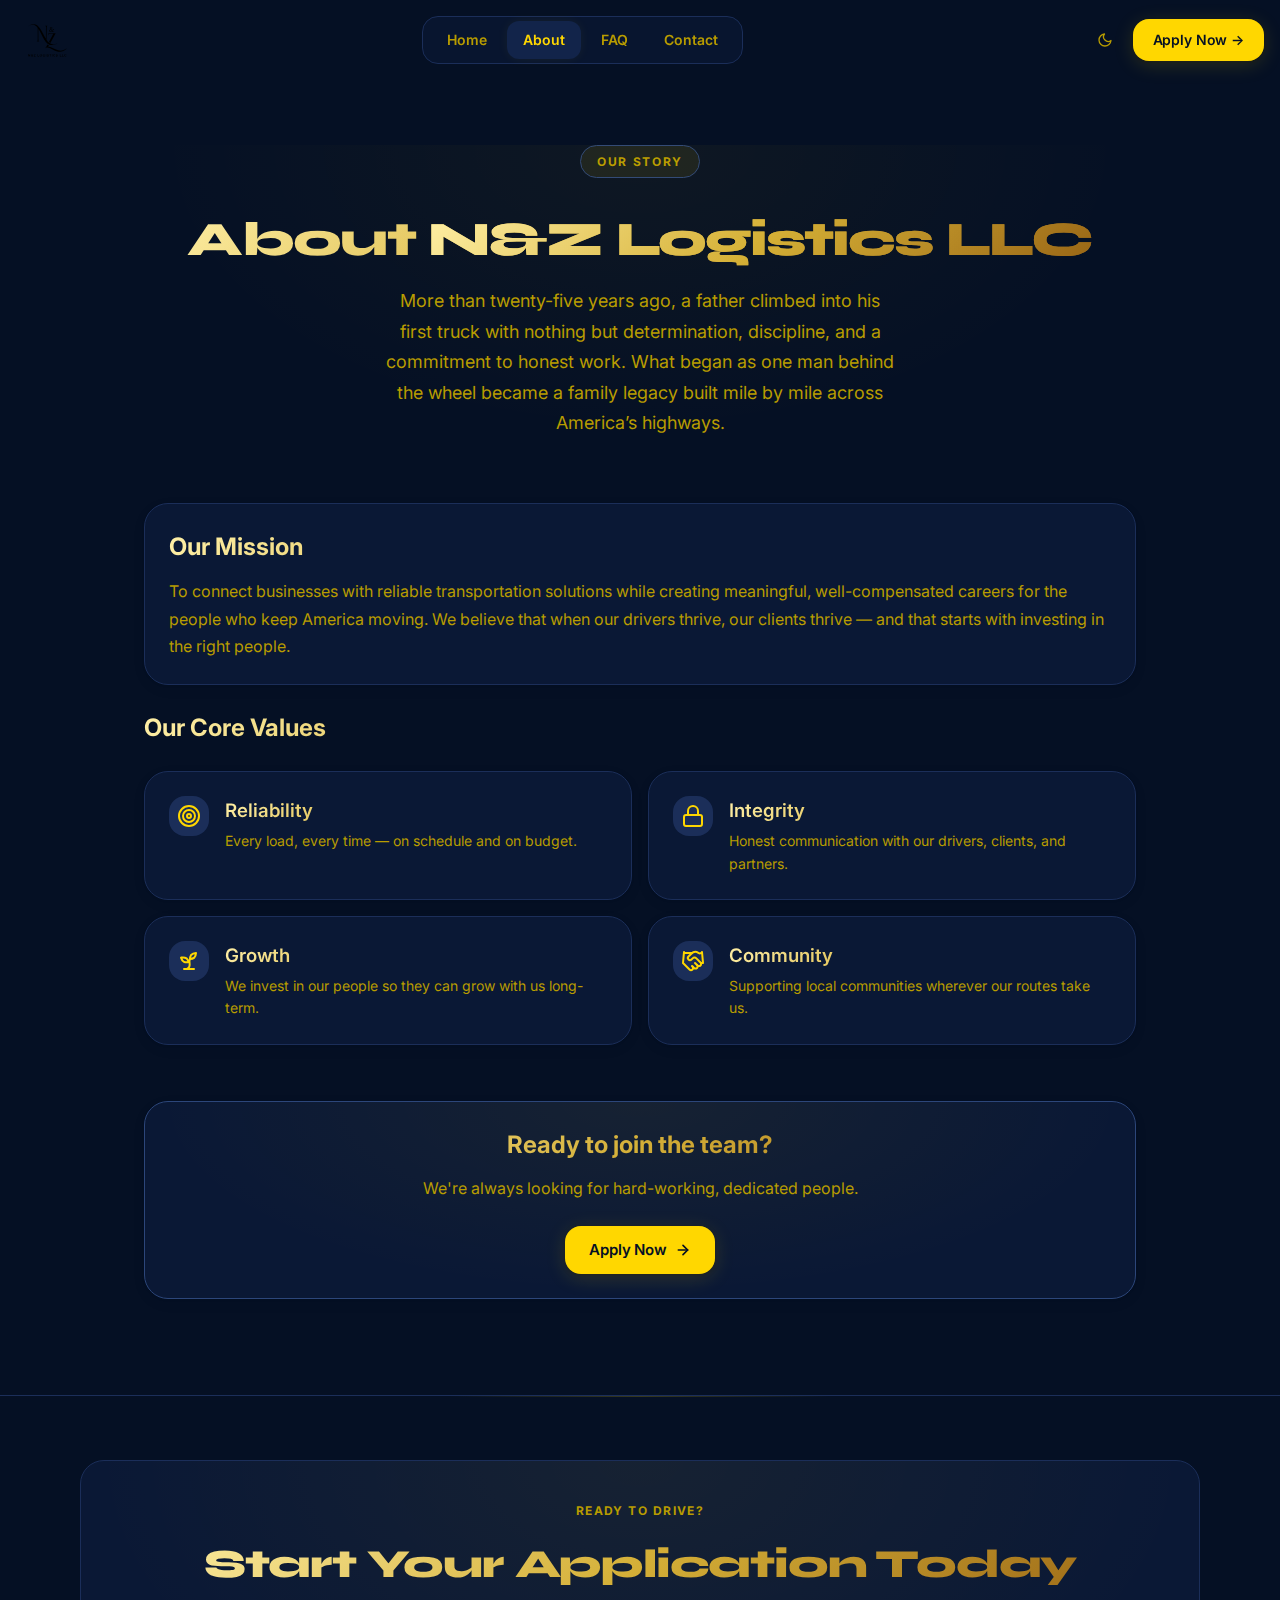
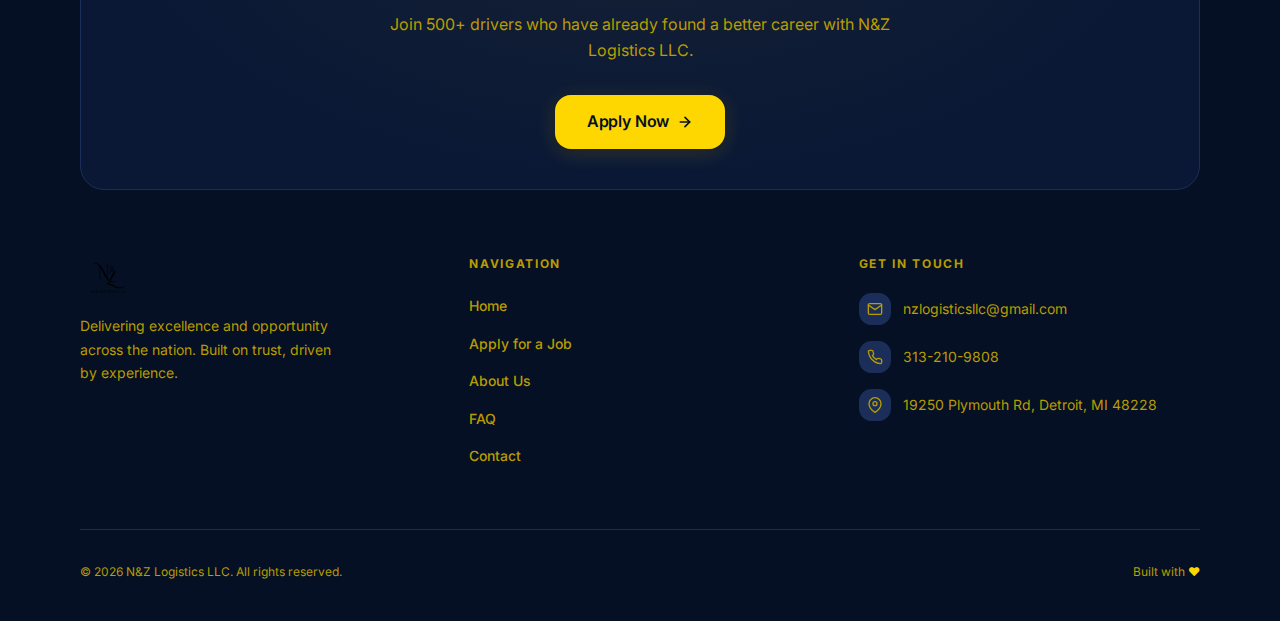
<file: about.html>
<!DOCTYPE html>
<html lang="en">

<head>
    <meta charset="UTF-8">
    <meta name="viewport" content="width=device-width, initial-scale=1.0">
    <title>About Us — N&Z Logistics LLC</title>
    <meta name="description" content="Learn about N&Z Logistics LLC — our story, mission, values, and leadership team.">
    <link rel="icon" href="logo.svg">
    <link rel="stylesheet" href="styles.css">
    <script src="main.js"></script>
</head>

<body>

    <!-- ── Navbar ──────────────────────────────────── -->
    <header class="site-header">
        <div class="nav-inner">
            <div class="nav-row">
                <a href="index.html" class="nav-logo"><img src="logo.svg" alt="N&Z Logistics LLC"></a>
                <nav class="nav-pill">
                    <a href="index.html" class="nav-link">Home</a>
                    <a href="about.html" class="nav-link">About</a>
                    <a href="faq.html" class="nav-link">FAQ</a>
                    <a href="contact.html" class="nav-link">Contact</a>
                </nav>
                <div class="nav-right">
                    <button class="theme-btn" aria-label="Toggle theme"></button>
                    <a href="apply-form/" class="btn-primary" style="font-size:0.875rem;padding:0.625rem 1.25rem;">Apply
                        Now →</a>
                </div>
                <div class="mobile-controls">
                    <button class="theme-btn" aria-label="Toggle theme"></button>
                    <button class="hamburger" id="hamburger" aria-label="Toggle menu">
                        <svg width="20" height="20" viewBox="0 0 24 24" fill="none" stroke="currentColor"
                            stroke-width="2" stroke-linecap="round" stroke-linejoin="round">
                            <line x1="3" y1="12" x2="21" y2="12" />
                            <line x1="3" y1="6" x2="21" y2="6" />
                            <line x1="3" y1="18" x2="21" y2="18" />
                        </svg>
                    </button>
                </div>
            </div>
            <div class="mobile-menu" id="mobile-menu">
                <a href="index.html">Home</a>
                <a href="about.html">About</a>
                <a href="faq.html">FAQ</a>
                <a href="contact.html">Contact</a>
                <a href="apply-form/" class="btn-primary">Apply Now →</a>
            </div>
        </div>
    </header>

    <main>
        <div class="container-md" style="padding:4rem 1rem 6rem">

            <!-- Header -->
            <div class="page-header" style="margin-bottom:4rem">
                <div class="header-glow"></div>
                <span class="eyebrow mb-5">Our Story</span>
                <h1 class="section-heading" style="font-size:clamp(2rem,5vw,3rem);color:var(--color-text)">
                    About <span class="gradient-text">N&Z Logistics LLC</span>
                </h1>
                <p>More than twenty-five years ago, a father climbed into his first truck with nothing but
                    determination, discipline, and a commitment to honest work. What began as one man behind the wheel
                    became a family legacy built mile by mile across America’s highways.</p>
            </div>

            <!-- Mission -->
            <div class="card card-hover mb-6">
                <h2 style="font-size:1.5rem;font-weight:700;color:var(--color-text);margin-bottom:0.75rem">Our Mission
                </h2>
                <p style="color:var(--color-muted);line-height:1.7">To connect businesses with reliable transportation
                    solutions while creating meaningful, well-compensated careers for the people who keep America
                    moving. We believe that when our drivers thrive, our clients thrive — and that starts with investing
                    in the right people.</p>
            </div>

            <!-- Values -->
            <div class="mb-14">
                <h2 style="font-size:1.5rem;font-weight:700;color:var(--color-text);margin-bottom:1.5rem">Our Core
                    Values</h2>
                <div class="grid grid-2" style="gap:1rem">
                    <div class="card card-hover-sm value-card">
                        <div class="icon-box-sm" style="background:var(--color-surface3)">
                            <svg width="24" height="24" viewBox="0 0 24 24" fill="none" stroke="currentColor"
                                stroke-width="2" stroke-linecap="round" stroke-linejoin="round">
                                <circle cx="12" cy="12" r="10" />
                                <circle cx="12" cy="12" r="6" />
                                <circle cx="12" cy="12" r="2" />
                            </svg>
                        </div>
                        <div>
                            <h3>Reliability</h3>
                            <p>Every load, every time — on schedule and on budget.</p>
                        </div>
                    </div>
                    <div class="card card-hover-sm value-card">
                        <div class="icon-box-sm" style="background:var(--color-surface3)">
                            <svg width="24" height="24" viewBox="0 0 24 24" fill="none" stroke="currentColor"
                                stroke-width="2" stroke-linecap="round" stroke-linejoin="round">
                                <rect x="3" y="11" width="18" height="11" rx="2" ry="2" />
                                <path d="M7 11V7a5 5 0 0 1 10 0v4" />
                            </svg>
                        </div>
                        <div>
                            <h3>Integrity</h3>
                            <p>Honest communication with our drivers, clients, and partners.</p>
                        </div>
                    </div>
                    <div class="card card-hover-sm value-card">
                        <div class="icon-box-sm" style="background:var(--color-surface3)">
                            <svg width="24" height="24" viewBox="0 0 24 24" fill="none" stroke="currentColor"
                                stroke-width="2" stroke-linecap="round" stroke-linejoin="round">
                                <path d="M7 20h10" />
                                <path d="M10 20c5.5-2.5.8-6.4 3-10" />
                                <path
                                    d="M9.5 9.4c1.1.8 1.8 2.2 2.3 3.7-2 .4-3.5.4-4.8-.3-1.2-.6-2.3-1.9-3-4.2 2.8-.5 4.4 0 5.5.8z" />
                                <path
                                    d="M14.1 6a7 7 0 0 0-1.1 4c1.9-.1 3.3-.6 4.3-1.4 1-1 1.6-2.3 1.7-4.6-2.7.1-4 1-4.9 2z" />
                            </svg>
                        </div>
                        <div>
                            <h3>Growth</h3>
                            <p>We invest in our people so they can grow with us long-term.</p>
                        </div>
                    </div>
                    <div class="card card-hover-sm value-card">
                        <div class="icon-box-sm" style="background:var(--color-surface3)">
                            <svg width="24" height="24" viewBox="0 0 24 24" fill="none" stroke="currentColor"
                                stroke-width="2" stroke-linecap="round" stroke-linejoin="round">
                                <path d="m11 17 2 2a1 1 0 1 0 3-3" />
                                <path
                                    d="m14 14 2.5 2.5a1 1 0 1 0 3-3l-3.88-3.88a3 3 0 0 0-4.24 0l-.88.88a1 1 0 1 1-3-3l2.81-2.81a5.79 5.79 0 0 1 7.06-.87l.47.28a2 2 0 0 0 1.42.25L21 4" />
                                <path d="m21 3 1 11h-2" />
                                <path d="M3 3 2 14l6.5 6.5a1 1 0 1 0 3-3" />
                                <path d="M3 4h8" />
                            </svg>
                        </div>
                        <div>
                            <h3>Community</h3>
                            <p>Supporting local communities wherever our routes take us.</p>
                        </div>
                    </div>
                </div>
            </div>



            <!-- CTA -->
            <div class="card cta-card">
                <div class="cta-glow"></div>
                <div class="cta-inner">
                    <h2>Ready to join the team?</h2>
                    <p>We're always looking for hard-working, dedicated people.</p>
                    <a href="apply-form/" class="btn-primary">
                        Apply Now
                        <svg width="16" height="16" viewBox="0 0 24 24" fill="none" stroke="currentColor"
                            stroke-width="2.5" stroke-linecap="round" stroke-linejoin="round">
                            <line x1="5" y1="12" x2="19" y2="12" />
                            <polyline points="12 5 19 12 12 19" />
                        </svg>
                    </a>
                </div>
            </div>

        </div>
    </main>

    <!-- ── Footer ──────────────────────────────────── -->
    <footer class="site-footer">
        <div class="top-glow"></div>
        <div class="footer-inner">
            <div class="footer-cta">
                <div class="inner-glow"></div>
                <div style="position:relative;z-index:1">
                    <p
                        style="font-size:0.75rem;font-weight:700;letter-spacing:0.12em;text-transform:uppercase;color:var(--color-muted);margin-bottom:0.75rem">
                        Ready to Drive?</p>
                    <h3
                        style="font-family:'Syne',sans-serif;font-size:clamp(1.75rem,4vw,2.5rem);font-weight:800;letter-spacing:-0.03em;color:var(--color-text);margin-bottom:1rem">
                        Start Your Application Today</h3>
                    <p
                        style="color:var(--color-muted);margin-bottom:2rem;max-width:32rem;margin-left:auto;margin-right:auto">
                        Join 500+ drivers who have already found a better career with N&Z Logistics LLC.</p>
                    <a href="apply-form/" class="btn-primary" style="font-size:1rem;padding:0.875rem 2rem">Apply Now
                        <svg width="16" height="16" viewBox="0 0 24 24" fill="none" stroke="currentColor"
                            stroke-width="2.5" stroke-linecap="round" stroke-linejoin="round">
                            <line x1="5" y1="12" x2="19" y2="12" />
                            <polyline points="12 5 19 12 12 19" />
                        </svg></a>
                </div>
            </div>
            <div class="footer-cols">
                <div>
                    <a href="index.html" class="footer-logo" style="display:inline-flex;margin-bottom:1.25rem"><img
                            src="logo.svg" alt="N&Z Logistics LLC" style="height:2.5rem;width:auto"></a>
                    <p style="color:var(--color-muted);font-size:0.875rem;line-height:1.7;max-width:16rem">Delivering
                        excellence and opportunity across the nation. Built on trust, driven by experience.</p>
                </div>
                <div>
                    <p class="footer-col-title">Navigation</p>
                    <ul class="footer-links">
                        <li><a href="index.html">Home</a></li>
                        <li><a href="apply-form/">Apply for a Job</a></li>
                        <li><a href="about.html">About Us</a></li>
                        <li><a href="faq.html">FAQ</a></li>
                        <li><a href="contact.html">Contact</a></li>
                    </ul>
                </div>
                <div>
                    <p class="footer-col-title">Get in Touch</p>
                    <ul class="footer-contact">
                        <li>
                            <div class="icon-box"
                                style="width:2rem;height:2rem;border-radius:0.75rem;border:1px solid var(--color-border)">
                                <svg width="16" height="16" viewBox="0 0 24 24" fill="none" stroke="currentColor"
                                    stroke-width="2" stroke-linecap="round" stroke-linejoin="round">
                                    <path
                                        d="M4 4h16c1.1 0 2 .9 2 2v12c0 1.1-.9 2-2 2H4c-1.1 0-2-.9-2-2V6c0-1.1.9-2 2-2z" />
                                    <polyline points="22,6 12,13 2,6" />
                                </svg>
                            </div><span>nzlogisticsllc@gmail.com</span>
                        </li>
                        <li>
                            <div class="icon-box"
                                style="width:2rem;height:2rem;border-radius:0.75rem;border:1px solid var(--color-border)">
                                <svg width="16" height="16" viewBox="0 0 24 24" fill="none" stroke="currentColor"
                                    stroke-width="2" stroke-linecap="round" stroke-linejoin="round">
                                    <path
                                        d="M22 16.92v3a2 2 0 0 1-2.18 2 19.79 19.79 0 0 1-8.63-3.07 19.5 19.5 0 0 1-6-6 19.79 19.79 0 0 1-3.07-8.67A2 2 0 0 1 4.11 2h3a2 2 0 0 1 2 1.72 12.84 12.84 0 0 0 .7 2.81 2 2 0 0 1-.45 2.11L8.09 9.91a16 16 0 0 0 6 6l1.27-1.27a2 2 0 0 1 2.11-.45 12.84 12.84 0 0 0 2.81.7A2 2 0 0 1 22 16.92z" />
                                </svg>
                            </div><span>313-210-9808</span>
                        </li>
                        <li>
                            <div class="icon-box"
                                style="width:2rem;height:2rem;border-radius:0.75rem;border:1px solid var(--color-border)">
                                <svg width="16" height="16" viewBox="0 0 24 24" fill="none" stroke="currentColor"
                                    stroke-width="2" stroke-linecap="round" stroke-linejoin="round">
                                    <path d="M21 10c0 7-9 13-9 13s-9-6-9-13a9 9 0 0 1 18 0z" />
                                    <circle cx="12" cy="10" r="3" />
                                </svg>
                            </div><span>19250 Plymouth Rd, Detroit, MI 48228</span>
                        </li>
                    </ul>
                </div>
            </div>
            <div class="footer-bottom">
                <p>&copy;
                    <script>document.write(new Date().getFullYear())</script> N&Z Logistics LLC. All rights reserved.
                </p>
                <p>Built with <span style="color:var(--color-text)">♥</span></p>
            </div>
        </div>
    </footer>

</body>

</html>
</file>
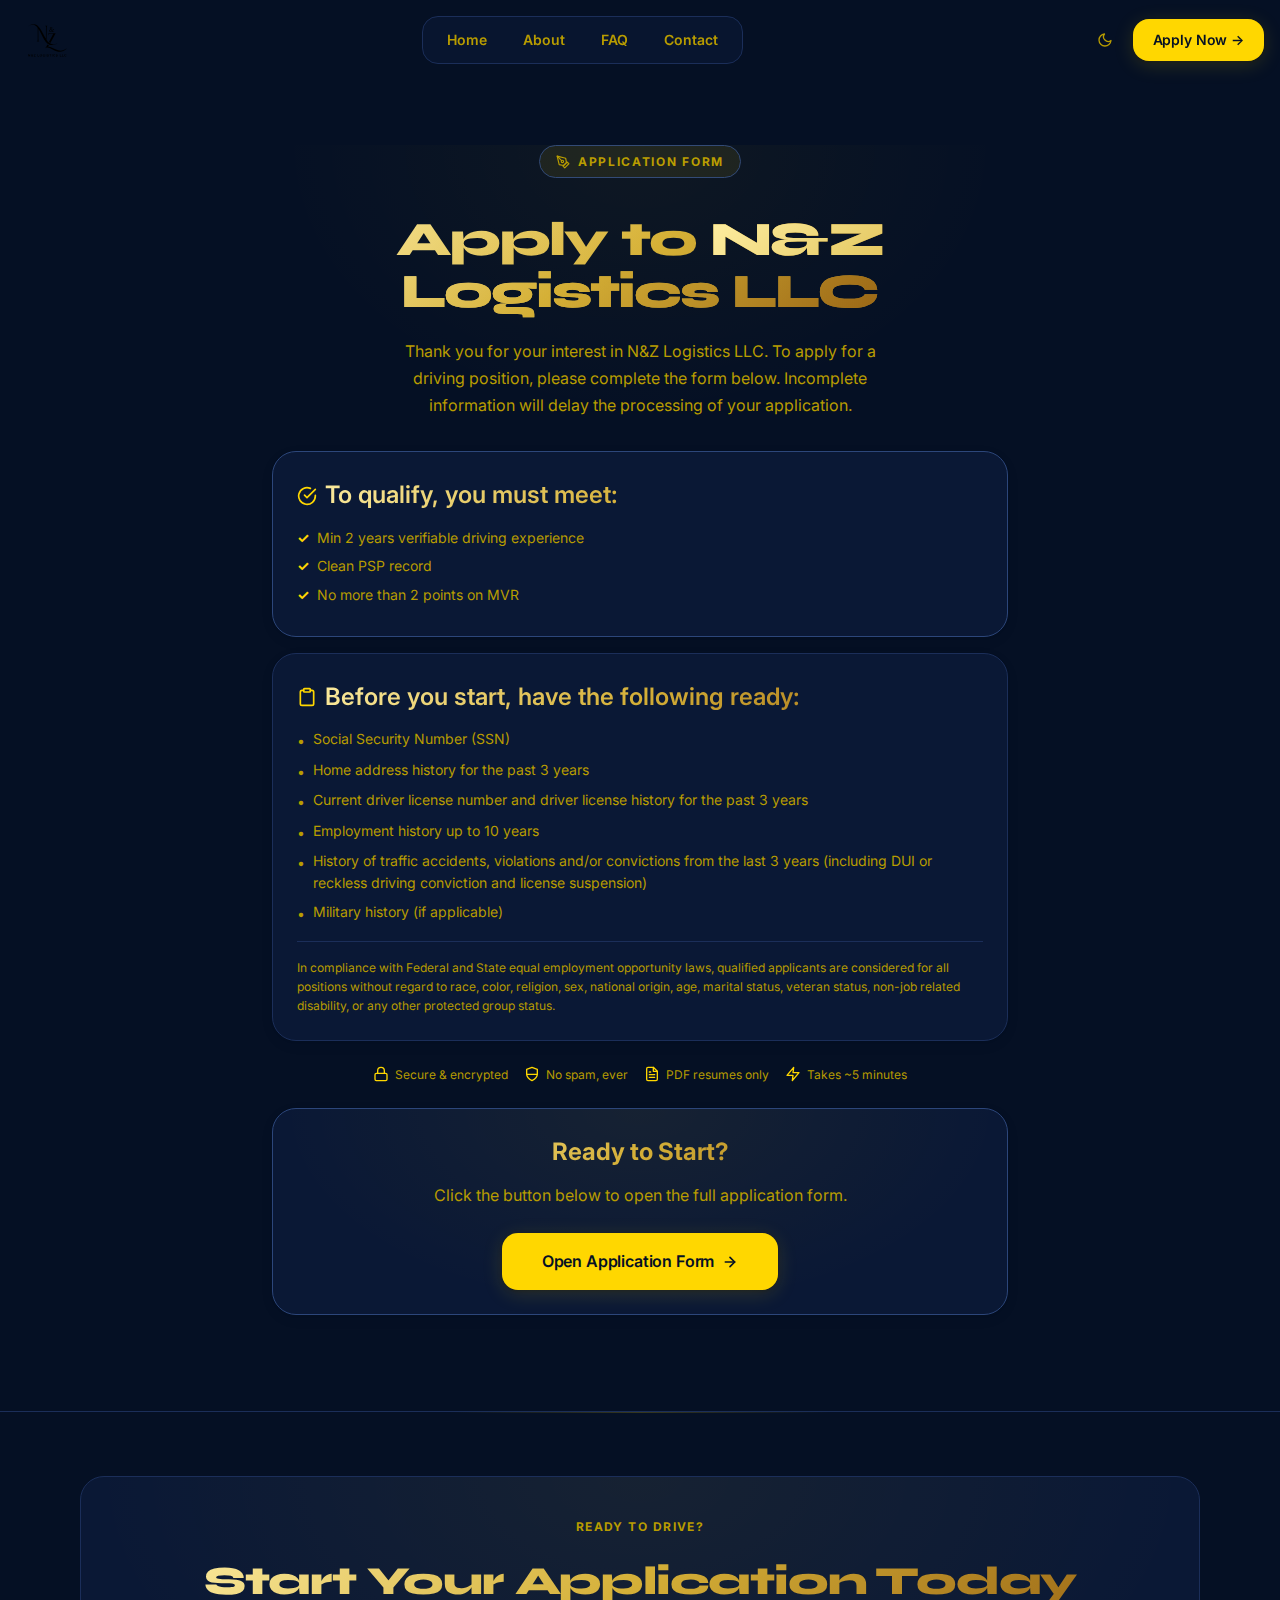
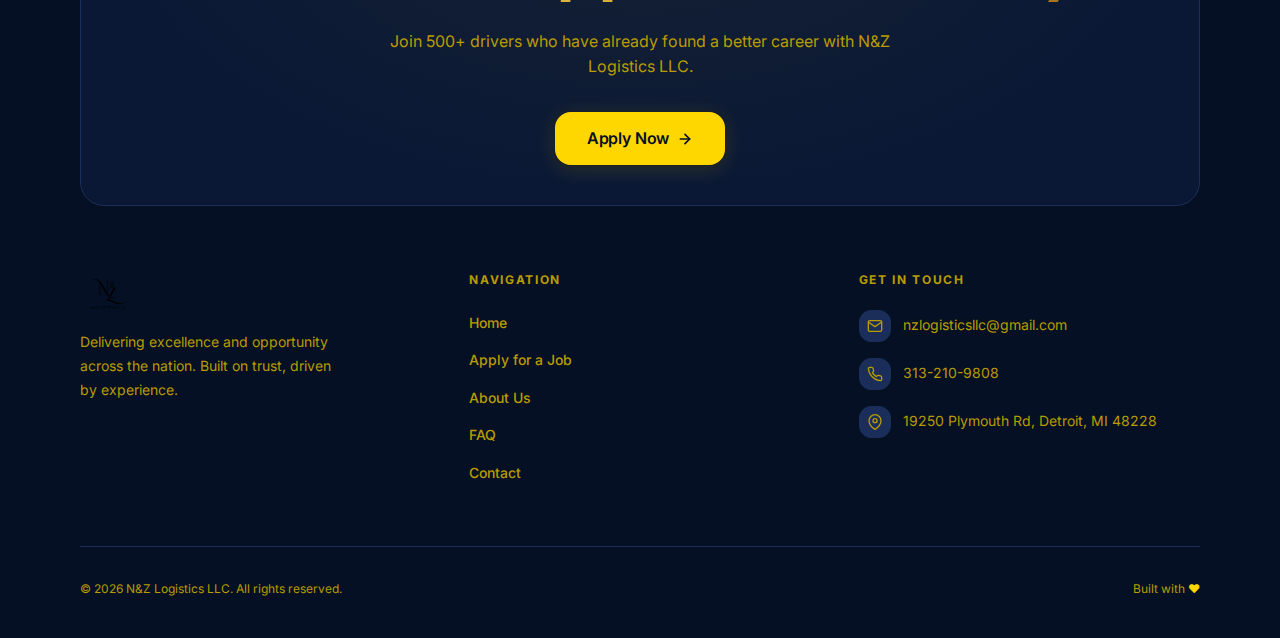
<file: apply.html>
<!DOCTYPE html>
<html lang="en">

<head>
    <meta charset="UTF-8">
    <meta name="viewport" content="width=device-width, initial-scale=1.0">
    <title>Apply Now — N&Z Logistics LLC Careers</title>
    <meta name="description"
        content="Submit your job application to N&Z Logistics LLC. We review every application within 3–5 business days.">
    <link rel="icon" href="logo.svg">
    <link rel="stylesheet" href="styles.css">
    <script src="main.js"></script>
</head>

<body>

    <!-- ── Navbar ──────────────────────────────────── -->
    <header class="site-header">
        <div class="nav-inner">
            <div class="nav-row">
                <a href="index.html" class="nav-logo"><img src="logo.svg" alt="N&Z Logistics LLC"></a>
                <nav class="nav-pill">
                    <a href="index.html" class="nav-link">Home</a>
                    <a href="about.html" class="nav-link">About</a>
                    <a href="faq.html" class="nav-link">FAQ</a>
                    <a href="contact.html" class="nav-link">Contact</a>
                </nav>
                <div class="nav-right">
                    <button class="theme-btn" aria-label="Toggle theme"></button>
                    <a href="/apply-form/" class="btn-primary"
                        style="font-size:0.875rem;padding:0.625rem 1.25rem;">Apply Now →</a>
                </div>
                <div class="mobile-controls">
                    <button class="theme-btn" aria-label="Toggle theme"></button>
                    <button class="hamburger" id="hamburger" aria-label="Toggle menu">
                        <svg width="20" height="20" viewBox="0 0 24 24" fill="none" stroke="currentColor"
                            stroke-width="2" stroke-linecap="round" stroke-linejoin="round">
                            <line x1="3" y1="12" x2="21" y2="12" />
                            <line x1="3" y1="6" x2="21" y2="6" />
                            <line x1="3" y1="18" x2="21" y2="18" />
                        </svg>
                    </button>
                </div>
            </div>
            <div class="mobile-menu" id="mobile-menu">
                <a href="index.html">Home</a>
                <a href="about.html">About</a>
                <a href="faq.html">FAQ</a>
                <a href="contact.html">Contact</a>
                <a href="/apply-form/" class="btn-primary">Apply Now →</a>
            </div>
        </div>
    </header>

    <main>
        <div class="container-sm" style="padding:4rem 1rem 6rem">

            <!-- Header -->
            <div class="page-header" style="margin-bottom:2rem">
                <div class="header-glow"></div>
                <span class="eyebrow mb-5">
                    <svg width="14" height="14" viewBox="0 0 24 24" fill="none" stroke="currentColor" stroke-width="2"
                        stroke-linecap="round" stroke-linejoin="round">
                        <path d="m12 19 7-7 3 3-7 7-3-3z" />
                        <path d="m18 13-1.5-7.5L2 2l3.5 14.5L13 18l5-5z" />
                        <path d="m2 2 7.586 7.586" />
                        <circle cx="11" cy="11" r="2" />
                    </svg>
                    Application Form
                </span>
                <h1 class="section-heading" style="font-size:clamp(2rem,5vw,3rem);color:var(--color-text)">
                    Apply to <span class="gradient-text">N&Z Logistics LLC</span>
                </h1>
                <p style="font-size:1rem;max-width:32rem">Thank you for your interest in N&Z Logistics LLC. To apply for
                    a driving position, please complete the form below. Incomplete information will delay the processing
                    of your application.</p>
            </div>

            <!-- Requirements -->
            <div class="card mb-4" style="border-color:var(--color-border-strong)">
                <h2
                    style="font-weight:600;color:var(--color-text);margin-bottom:0.75rem;display:flex;align-items:center;gap:0.5rem">
                    <svg width="20" height="20" viewBox="0 0 24 24" fill="none" stroke="currentColor" stroke-width="2"
                        stroke-linecap="round" stroke-linejoin="round">
                        <path d="M22 11.08V12a10 10 0 1 1-5.93-9.14" />
                        <polyline points="22 4 12 14.01 9 11.01" />
                    </svg>
                    To qualify, you must meet:
                </h2>
                <ul class="requirements-list">
                    <li><span class="check">✓</span> Min 2 years verifiable driving experience</li>
                    <li><span class="check">✓</span> Clean PSP record</li>
                    <li><span class="check">✓</span> No more than 2 points on MVR</li>
                </ul>
            </div>

            <!-- What you'll need -->
            <div class="card mb-6">
                <h2
                    style="font-weight:600;color:var(--color-text);margin-bottom:0.75rem;display:flex;align-items:center;gap:0.5rem">
                    <svg width="20" height="20" viewBox="0 0 24 24" fill="none" stroke="currentColor" stroke-width="2"
                        stroke-linecap="round" stroke-linejoin="round">
                        <path d="M16 4h2a2 2 0 0 1 2 2v14a2 2 0 0 1-2 2H6a2 2 0 0 1-2-2V6a2 2 0 0 1 2-2h2" />
                        <rect x="8" y="2" width="8" height="4" rx="1" ry="1" />
                    </svg>
                    Before you start, have the following ready:
                </h2>
                <ul class="docs-list">
                    <li><span class="bullet">•</span> Social Security Number (SSN)</li>
                    <li><span class="bullet">•</span> Home address history for the past 3 years</li>
                    <li><span class="bullet">•</span> Current driver license number and driver license history for the
                        past 3 years</li>
                    <li><span class="bullet">•</span> Employment history up to 10 years</li>
                    <li><span class="bullet">•</span> History of traffic accidents, violations and/or convictions from
                        the last 3 years (including DUI or reckless driving conviction and license suspension)</li>
                    <li><span class="bullet">•</span> Military history (if applicable)</li>
                </ul>
                <p
                    style="font-size:0.75rem;color:var(--color-muted);margin-top:1rem;border-top:1px solid var(--color-border);padding-top:1rem">
                    In compliance with Federal and State equal employment opportunity laws, qualified applicants are
                    considered for all positions without regard to race, color, religion, sex, national origin, age,
                    marital status, veteran status, non-job related disability, or any other protected group status.
                </p>
            </div>

            <!-- Trust badges -->
            <div class="trust-badges mb-6">
                <span class="trust-badge">
                    <svg viewBox="0 0 24 24" fill="none" stroke="currentColor" stroke-width="2" stroke-linecap="round"
                        stroke-linejoin="round">
                        <rect x="3" y="11" width="18" height="11" rx="2" ry="2" />
                        <path d="M7 11V7a5 5 0 0 1 10 0v4" />
                    </svg>
                    Secure & encrypted
                </span>
                <span class="trust-badge">
                    <svg viewBox="0 0 24 24" fill="none" stroke="currentColor" stroke-width="2" stroke-linecap="round"
                        stroke-linejoin="round">
                        <path d="M12 22s8-4 8-10V5l-8-3-8 3v7c0 6 8 10 8 10z" />
                        <line x1="4.5" y1="12.5" x2="19.5" y2="12.5" />
                    </svg>
                    No spam, ever
                </span>
                <span class="trust-badge">
                    <svg viewBox="0 0 24 24" fill="none" stroke="currentColor" stroke-width="2" stroke-linecap="round"
                        stroke-linejoin="round">
                        <path d="M14 2H6a2 2 0 0 0-2 2v16a2 2 0 0 0 2 2h12a2 2 0 0 0 2-2V8z" />
                        <polyline points="14 2 14 8 20 8" />
                        <line x1="16" y1="13" x2="8" y2="13" />
                        <line x1="16" y1="17" x2="8" y2="17" />
                        <polyline points="10 9 9 9 8 9" />
                    </svg>
                    PDF resumes only
                </span>
                <span class="trust-badge">
                    <svg viewBox="0 0 24 24" fill="none" stroke="currentColor" stroke-width="2" stroke-linecap="round"
                        stroke-linejoin="round">
                        <polygon points="13 2 3 14 12 14 11 22 21 10 12 10 13 2" />
                    </svg>
                    Takes ~5 minutes
                </span>
            </div>

            <!-- Go to form CTA -->
            <div class="card cta-card">
                <div class="cta-glow"></div>
                <div class="cta-inner">
                    <h2 style="font-size:1.5rem">Ready to Start?</h2>
                    <p>Click the button below to open the full application form.</p>
                    <a href="/apply-form/" class="btn-primary" style="padding:1rem 2.5rem;font-size:1rem">
                        Open Application Form
                        <svg width="16" height="16" viewBox="0 0 24 24" fill="none" stroke="currentColor"
                            stroke-width="2.5" stroke-linecap="round" stroke-linejoin="round">
                            <line x1="5" y1="12" x2="19" y2="12" />
                            <polyline points="12 5 19 12 12 19" />
                        </svg>
                    </a>
                </div>
            </div>

        </div>
    </main>

    <!-- ── Footer ──────────────────────────────────── -->
    <footer class="site-footer">
        <div class="top-glow"></div>
        <div class="footer-inner">
            <div class="footer-cta">
                <div class="inner-glow"></div>
                <div style="position:relative;z-index:1">
                    <p
                        style="font-size:0.75rem;font-weight:700;letter-spacing:0.12em;text-transform:uppercase;color:var(--color-muted);margin-bottom:0.75rem">
                        Ready to Drive?</p>
                    <h3
                        style="font-family:'Syne',sans-serif;font-size:clamp(1.75rem,4vw,2.5rem);font-weight:800;letter-spacing:-0.03em;color:var(--color-text);margin-bottom:1rem">
                        Start Your Application Today</h3>
                    <p
                        style="color:var(--color-muted);margin-bottom:2rem;max-width:32rem;margin-left:auto;margin-right:auto">
                        Join 500+ drivers who have already found a better career with N&Z Logistics LLC.</p>
                    <a href="/apply-form/" class="btn-primary" style="font-size:1rem;padding:0.875rem 2rem">Apply Now
                        <svg width="16" height="16" viewBox="0 0 24 24" fill="none" stroke="currentColor"
                            stroke-width="2.5" stroke-linecap="round" stroke-linejoin="round">
                            <line x1="5" y1="12" x2="19" y2="12" />
                            <polyline points="12 5 19 12 12 19" />
                        </svg></a>
                </div>
            </div>
            <div class="footer-cols">
                <div>
                    <a href="index.html" class="footer-logo" style="display:inline-flex;margin-bottom:1.25rem"><img
                            src="logo.svg" alt="N&Z Logistics LLC" style="height:2.5rem;width:auto"></a>
                    <p style="color:var(--color-muted);font-size:0.875rem;line-height:1.7;max-width:16rem">Delivering
                        excellence and opportunity across the nation. Built on trust, driven by experience.</p>
                </div>
                <div>
                    <p class="footer-col-title">Navigation</p>
                    <ul class="footer-links">
                        <li><a href="index.html">Home</a></li>
                        <li><a href="/apply-form/">Apply for a Job</a></li>
                        <li><a href="about.html">About Us</a></li>
                        <li><a href="faq.html">FAQ</a></li>
                        <li><a href="contact.html">Contact</a></li>
                    </ul>
                </div>
                <div>
                    <p class="footer-col-title">Get in Touch</p>
                    <ul class="footer-contact">
                        <li>
                            <div class="icon-box"
                                style="width:2rem;height:2rem;border-radius:0.75rem;border:1px solid var(--color-border)">
                                <svg width="16" height="16" viewBox="0 0 24 24" fill="none" stroke="currentColor"
                                    stroke-width="2" stroke-linecap="round" stroke-linejoin="round">
                                    <path
                                        d="M4 4h16c1.1 0 2 .9 2 2v12c0 1.1-.9 2-2 2H4c-1.1 0-2-.9-2-2V6c0-1.1.9-2 2-2z" />
                                    <polyline points="22,6 12,13 2,6" />
                                </svg>
                            </div><span>nzlogisticsllc@gmail.com</span>
                        </li>
                        <li>
                            <div class="icon-box"
                                style="width:2rem;height:2rem;border-radius:0.75rem;border:1px solid var(--color-border)">
                                <svg width="16" height="16" viewBox="0 0 24 24" fill="none" stroke="currentColor"
                                    stroke-width="2" stroke-linecap="round" stroke-linejoin="round">
                                    <path
                                        d="M22 16.92v3a2 2 0 0 1-2.18 2 19.79 19.79 0 0 1-8.63-3.07 19.5 19.5 0 0 1-6-6 19.79 19.79 0 0 1-3.07-8.67A2 2 0 0 1 4.11 2h3a2 2 0 0 1 2 1.72 12.84 12.84 0 0 0 .7 2.81 2 2 0 0 1-.45 2.11L8.09 9.91a16 16 0 0 0 6 6l1.27-1.27a2 2 0 0 1 2.11-.45 12.84 12.84 0 0 0 2.81.7A2 2 0 0 1 22 16.92z" />
                                </svg>
                            </div><span>313-210-9808</span>
                        </li>
                        <li>
                            <div class="icon-box"
                                style="width:2rem;height:2rem;border-radius:0.75rem;border:1px solid var(--color-border)">
                                <svg width="16" height="16" viewBox="0 0 24 24" fill="none" stroke="currentColor"
                                    stroke-width="2" stroke-linecap="round" stroke-linejoin="round">
                                    <path d="M21 10c0 7-9 13-9 13s-9-6-9-13a9 9 0 0 1 18 0z" />
                                    <circle cx="12" cy="10" r="3" />
                                </svg>
                            </div><span>19250 Plymouth Rd, Detroit, MI 48228</span>
                        </li>
                    </ul>
                </div>
            </div>
            <div class="footer-bottom">
                <p>&copy;
                    <script>document.write(new Date().getFullYear())</script> N&Z Logistics LLC. All rights reserved.
                </p>
                <p>Built with <span style="color:var(--color-text)">♥</span></p>
            </div>
        </div>
    </footer>

</body>

</html>
</file>
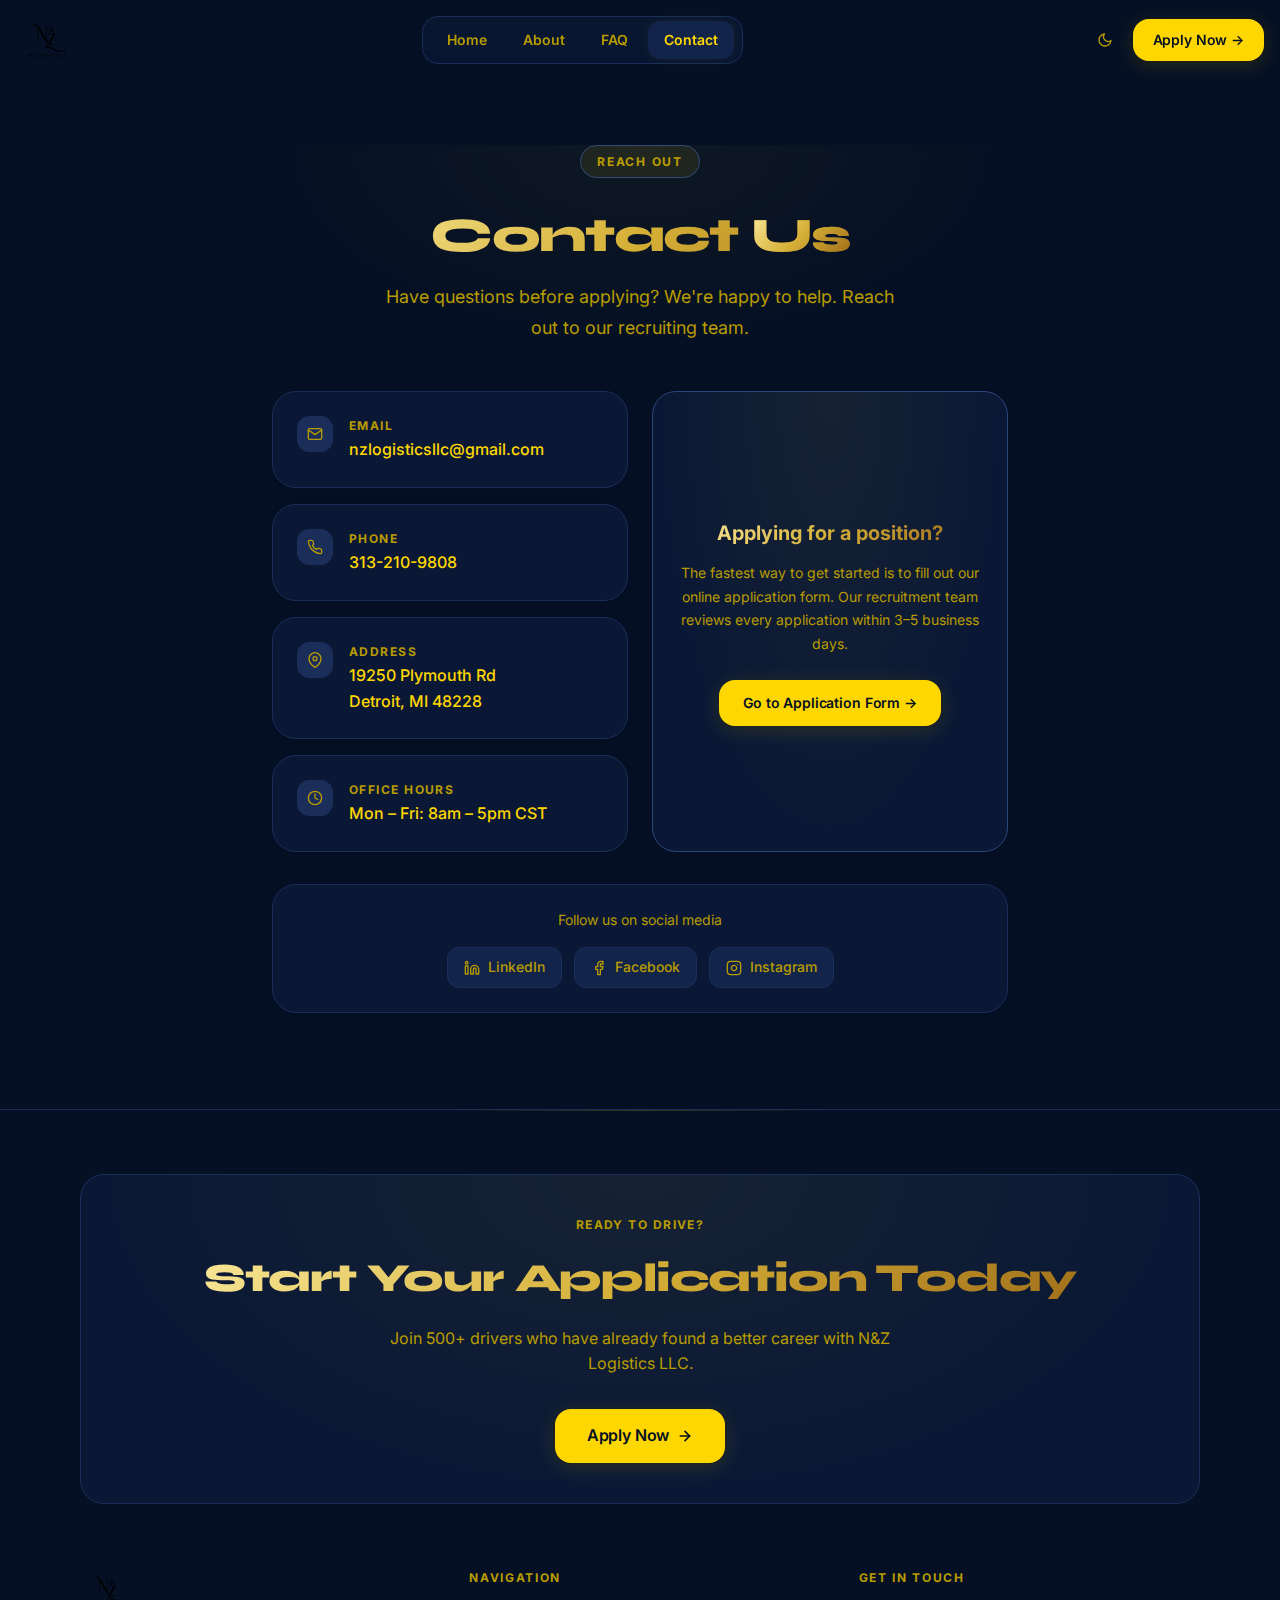
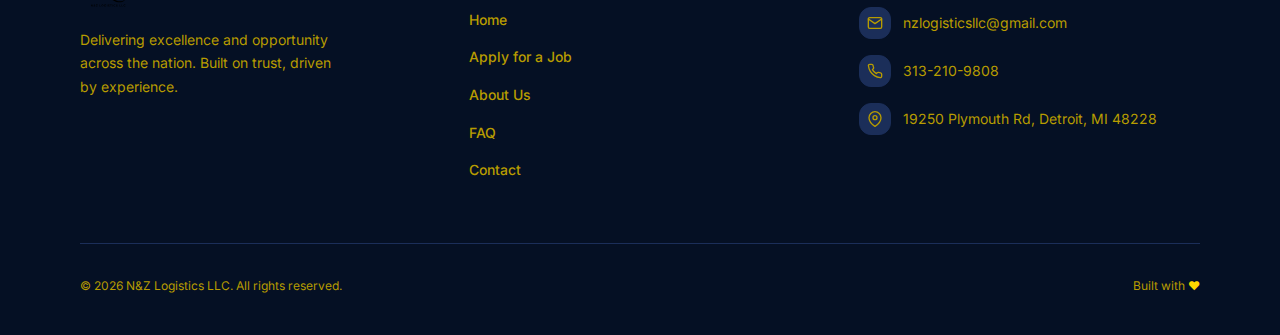
<file: contact.html>
<!DOCTYPE html>
<html lang="en">

<head>
    <meta charset="UTF-8">
    <meta name="viewport" content="width=device-width, initial-scale=1.0">
    <title>Contact Us — N&Z Logistics LLC</title>
    <meta name="description" content="Get in touch with the N&Z Logistics LLC recruitment team.">
    <link rel="icon" href="logo.svg">
    <link rel="stylesheet" href="styles.css">
    <script src="main.js"></script>
</head>

<body>

    <!-- ── Navbar ──────────────────────────────────── -->
    <header class="site-header">
        <div class="nav-inner">
            <div class="nav-row">
                <a href="index.html" class="nav-logo"><img src="logo.svg" alt="N&Z Logistics LLC"></a>
                <nav class="nav-pill">
                    <a href="index.html" class="nav-link">Home</a>
                    <a href="about.html" class="nav-link">About</a>
                    <a href="faq.html" class="nav-link">FAQ</a>
                    <a href="contact.html" class="nav-link">Contact</a>
                </nav>
                <div class="nav-right">
                    <button class="theme-btn" aria-label="Toggle theme"></button>
                    <a href="apply-form/" class="btn-primary" style="font-size:0.875rem;padding:0.625rem 1.25rem;">Apply
                        Now →</a>
                </div>
                <div class="mobile-controls">
                    <button class="theme-btn" aria-label="Toggle theme"></button>
                    <button class="hamburger" id="hamburger" aria-label="Toggle menu">
                        <svg width="20" height="20" viewBox="0 0 24 24" fill="none" stroke="currentColor"
                            stroke-width="2" stroke-linecap="round" stroke-linejoin="round">
                            <line x1="3" y1="12" x2="21" y2="12" />
                            <line x1="3" y1="6" x2="21" y2="6" />
                            <line x1="3" y1="18" x2="21" y2="18" />
                        </svg>
                    </button>
                </div>
            </div>
            <div class="mobile-menu" id="mobile-menu">
                <a href="index.html">Home</a>
                <a href="about.html">About</a>
                <a href="faq.html">FAQ</a>
                <a href="contact.html">Contact</a>
                <a href="apply-form/" class="btn-primary">Apply Now →</a>
            </div>
        </div>
    </header>

    <main>
        <div style="max-width:48rem;margin:0 auto;padding:4rem 1rem 6rem">

            <!-- Header -->
            <div class="page-header" style="margin-bottom:3rem">
                <div class="header-glow"></div>
                <span class="eyebrow mb-4">Reach Out</span>
                <h1 class="section-heading" style="font-size:clamp(2rem,5vw,3rem);color:var(--color-text)">
                    Contact <span class="gradient-text">Us</span>
                </h1>
                <p>Have questions before applying? We're happy to help. Reach out to our recruiting team.</p>
            </div>

            <div class="contact-grid">
                <!-- Contact Details -->
                <div class="space-y-4">
                    <div class="card card-hover-sm contact-card">
                        <div class="icon-wrap">
                            <svg viewBox="0 0 24 24" fill="none" stroke="currentColor" stroke-width="2"
                                stroke-linecap="round" stroke-linejoin="round">
                                <path d="M4 4h16c1.1 0 2 .9 2 2v12c0 1.1-.9 2-2 2H4c-1.1 0-2-.9-2-2V6c0-1.1.9-2 2-2z" />
                                <polyline points="22,6 12,13 2,6" />
                            </svg>
                        </div>
                        <div>
                            <p class="contact-label">Email</p>
                            <p class="contact-value"><a
                                    href="mailto:nzlogisticsllc@gmail.com">nzlogisticsllc@gmail.com</a></p>
                        </div>
                    </div>
                    <div class="card card-hover-sm contact-card">
                        <div class="icon-wrap">
                            <svg viewBox="0 0 24 24" fill="none" stroke="currentColor" stroke-width="2"
                                stroke-linecap="round" stroke-linejoin="round">
                                <path
                                    d="M22 16.92v3a2 2 0 0 1-2.18 2 19.79 19.79 0 0 1-8.63-3.07 19.5 19.5 0 0 1-6-6 19.79 19.79 0 0 1-3.07-8.67A2 2 0 0 1 4.11 2h3a2 2 0 0 1 2 1.72 12.84 12.84 0 0 0 .7 2.81 2 2 0 0 1-.45 2.11L8.09 9.91a16 16 0 0 0 6 6l1.27-1.27a2 2 0 0 1 2.11-.45 12.84 12.84 0 0 0 2.81.7A2 2 0 0 1 22 16.92z" />
                            </svg>
                        </div>
                        <div>
                            <p class="contact-label">Phone</p>
                            <p class="contact-value"><a href="tel:+15550000000">313-210-9808</a></p>
                        </div>
                    </div>
                    <div class="card card-hover-sm contact-card">
                        <div class="icon-wrap">
                            <svg viewBox="0 0 24 24" fill="none" stroke="currentColor" stroke-width="2"
                                stroke-linecap="round" stroke-linejoin="round">
                                <path d="M21 10c0 7-9 13-9 13s-9-6-9-13a9 9 0 0 1 18 0z" />
                                <circle cx="12" cy="10" r="3" />
                            </svg>
                        </div>
                        <div>
                            <p class="contact-label">Address</p>
                            <p class="contact-value whitespace-pre-line">19250 Plymouth Rd
                                Detroit, MI 48228</p>
                        </div>
                    </div>
                    <div class="card card-hover-sm contact-card">
                        <div class="icon-wrap">
                            <svg viewBox="0 0 24 24" fill="none" stroke="currentColor" stroke-width="2"
                                stroke-linecap="round" stroke-linejoin="round">
                                <circle cx="12" cy="12" r="10" />
                                <polyline points="12 6 12 12 16 14" />
                            </svg>
                        </div>
                        <div>
                            <p class="contact-label">Office Hours</p>
                            <p class="contact-value">Mon – Fri: 8am – 5pm CST</p>
                        </div>
                    </div>
                </div>

                <!-- CTA Card -->
                <div class="card cta-card" style="display:flex;flex-direction:column;justify-content:center">
                    <div class="cta-glow"></div>
                    <div class="cta-inner">
                        <h2 style="font-size:1.25rem">Applying for a position?</h2>
                        <p style="font-size:0.875rem;line-height:1.7">The fastest way to get started is to fill out our
                            online application form. Our recruitment team reviews every application within 3–5 business
                            days.</p>
                        <a href="apply-form/" class="btn-primary" style="font-size:0.875rem">Go to Application
                            Form →</a>
                    </div>
                </div>
            </div>

            <!-- Social -->
            <div class="card mt-8 text-center">
                <p style="color:var(--color-muted);font-size:0.875rem;margin-bottom:1rem">Follow us on social media</p>
                <div class="social-bar">
                    <a href="#" class="social-btn">
                        <svg viewBox="0 0 24 24" fill="none" stroke="currentColor" stroke-width="2"
                            stroke-linecap="round" stroke-linejoin="round">
                            <path d="M16 8a6 6 0 0 1 6 6v7h-4v-7a2 2 0 0 0-2-2 2 2 0 0 0-2 2v7h-4v-7a6 6 0 0 1 6-6z" />
                            <rect x="2" y="9" width="4" height="12" />
                            <circle cx="4" cy="4" r="2" />
                        </svg>
                        LinkedIn
                    </a>
                    <a href="#" class="social-btn">
                        <svg viewBox="0 0 24 24" fill="none" stroke="currentColor" stroke-width="2"
                            stroke-linecap="round" stroke-linejoin="round">
                            <path d="M18 2h-3a5 5 0 0 0-5 5v3H7v4h3v8h4v-8h3l1-4h-4V7a1 1 0 0 1 1-1h3z" />
                        </svg>
                        Facebook
                    </a>
                    <a href="#" class="social-btn">
                        <svg viewBox="0 0 24 24" fill="none" stroke="currentColor" stroke-width="2"
                            stroke-linecap="round" stroke-linejoin="round">
                            <rect x="2" y="2" width="20" height="20" rx="5" ry="5" />
                            <path d="M16 11.37A4 4 0 1 1 12.63 8 4 4 0 0 1 16 11.37z" />
                            <line x1="17.5" y1="6.5" x2="17.51" y2="6.5" />
                        </svg>
                        Instagram
                    </a>
                </div>
            </div>

        </div>
    </main>

    <!-- ── Footer ──────────────────────────────────── -->
    <footer class="site-footer">
        <div class="top-glow"></div>
        <div class="footer-inner">
            <div class="footer-cta">
                <div class="inner-glow"></div>
                <div style="position:relative;z-index:1">
                    <p
                        style="font-size:0.75rem;font-weight:700;letter-spacing:0.12em;text-transform:uppercase;color:var(--color-muted);margin-bottom:0.75rem">
                        Ready to Drive?</p>
                    <h3
                        style="font-family:'Syne',sans-serif;font-size:clamp(1.75rem,4vw,2.5rem);font-weight:800;letter-spacing:-0.03em;color:var(--color-text);margin-bottom:1rem">
                        Start Your Application Today</h3>
                    <p
                        style="color:var(--color-muted);margin-bottom:2rem;max-width:32rem;margin-left:auto;margin-right:auto">
                        Join 500+ drivers who have already found a better career with N&Z Logistics LLC.</p>
                    <a href="apply-form/" class="btn-primary" style="font-size:1rem;padding:0.875rem 2rem">Apply Now
                        <svg width="16" height="16" viewBox="0 0 24 24" fill="none" stroke="currentColor"
                            stroke-width="2.5" stroke-linecap="round" stroke-linejoin="round">
                            <line x1="5" y1="12" x2="19" y2="12" />
                            <polyline points="12 5 19 12 12 19" />
                        </svg></a>
                </div>
            </div>
            <div class="footer-cols">
                <div>
                    <a href="index.html" class="footer-logo" style="display:inline-flex;margin-bottom:1.25rem"><img
                            src="logo.svg" alt="N&Z Logistics LLC" style="height:2.5rem;width:auto"></a>
                    <p style="color:var(--color-muted);font-size:0.875rem;line-height:1.7;max-width:16rem">Delivering
                        excellence and opportunity across the nation. Built on trust, driven by experience.</p>
                </div>
                <div>
                    <p class="footer-col-title">Navigation</p>
                    <ul class="footer-links">
                        <li><a href="index.html">Home</a></li>
                        <li><a href="apply-form/">Apply for a Job</a></li>
                        <li><a href="about.html">About Us</a></li>
                        <li><a href="faq.html">FAQ</a></li>
                        <li><a href="contact.html">Contact</a></li>
                    </ul>
                </div>
                <div>
                    <p class="footer-col-title">Get in Touch</p>
                    <ul class="footer-contact">
                        <li>
                            <div class="icon-box"
                                style="width:2rem;height:2rem;border-radius:0.75rem;border:1px solid var(--color-border)">
                                <svg width="16" height="16" viewBox="0 0 24 24" fill="none" stroke="currentColor"
                                    stroke-width="2" stroke-linecap="round" stroke-linejoin="round">
                                    <path
                                        d="M4 4h16c1.1 0 2 .9 2 2v12c0 1.1-.9 2-2 2H4c-1.1 0-2-.9-2-2V6c0-1.1.9-2 2-2z" />
                                    <polyline points="22,6 12,13 2,6" />
                                </svg>
                            </div><span>nzlogisticsllc@gmail.com</span>
                        </li>
                        <li>
                            <div class="icon-box"
                                style="width:2rem;height:2rem;border-radius:0.75rem;border:1px solid var(--color-border)">
                                <svg width="16" height="16" viewBox="0 0 24 24" fill="none" stroke="currentColor"
                                    stroke-width="2" stroke-linecap="round" stroke-linejoin="round">
                                    <path
                                        d="M22 16.92v3a2 2 0 0 1-2.18 2 19.79 19.79 0 0 1-8.63-3.07 19.5 19.5 0 0 1-6-6 19.79 19.79 0 0 1-3.07-8.67A2 2 0 0 1 4.11 2h3a2 2 0 0 1 2 1.72 12.84 12.84 0 0 0 .7 2.81 2 2 0 0 1-.45 2.11L8.09 9.91a16 16 0 0 0 6 6l1.27-1.27a2 2 0 0 1 2.11-.45 12.84 12.84 0 0 0 2.81.7A2 2 0 0 1 22 16.92z" />
                                </svg>
                            </div><span>313-210-9808</span>
                        </li>
                        <li>
                            <div class="icon-box"
                                style="width:2rem;height:2rem;border-radius:0.75rem;border:1px solid var(--color-border)">
                                <svg width="16" height="16" viewBox="0 0 24 24" fill="none" stroke="currentColor"
                                    stroke-width="2" stroke-linecap="round" stroke-linejoin="round">
                                    <path d="M21 10c0 7-9 13-9 13s-9-6-9-13a9 9 0 0 1 18 0z" />
                                    <circle cx="12" cy="10" r="3" />
                                </svg>
                            </div><span>19250 Plymouth Rd, Detroit, MI 48228</span>
                        </li>
                    </ul>
                </div>
            </div>
            <div class="footer-bottom">
                <p>&copy;
                    <script>document.write(new Date().getFullYear())</script> N&Z Logistics LLC. All rights reserved.
                </p>
                <p>Built with <span style="color:var(--color-text)">♥</span></p>
            </div>
        </div>
    </footer>

</body>

</html>
</file>
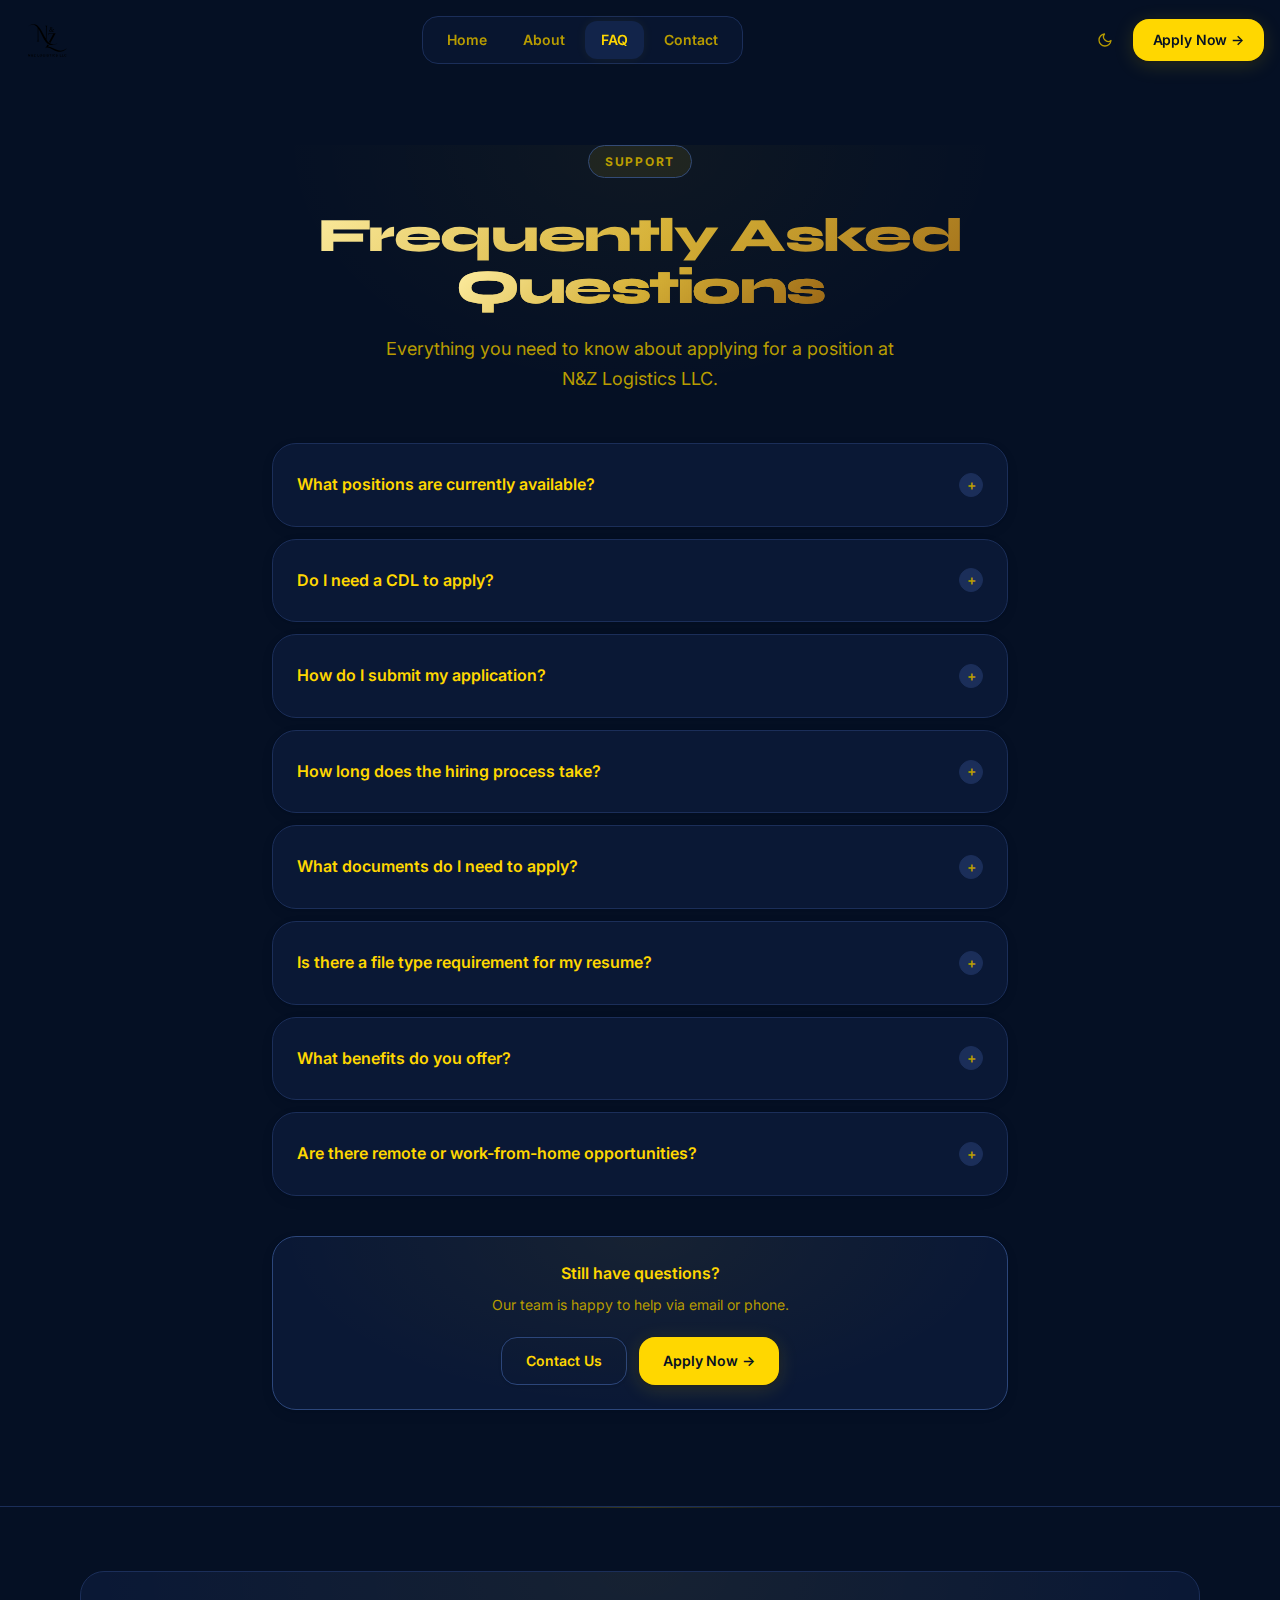
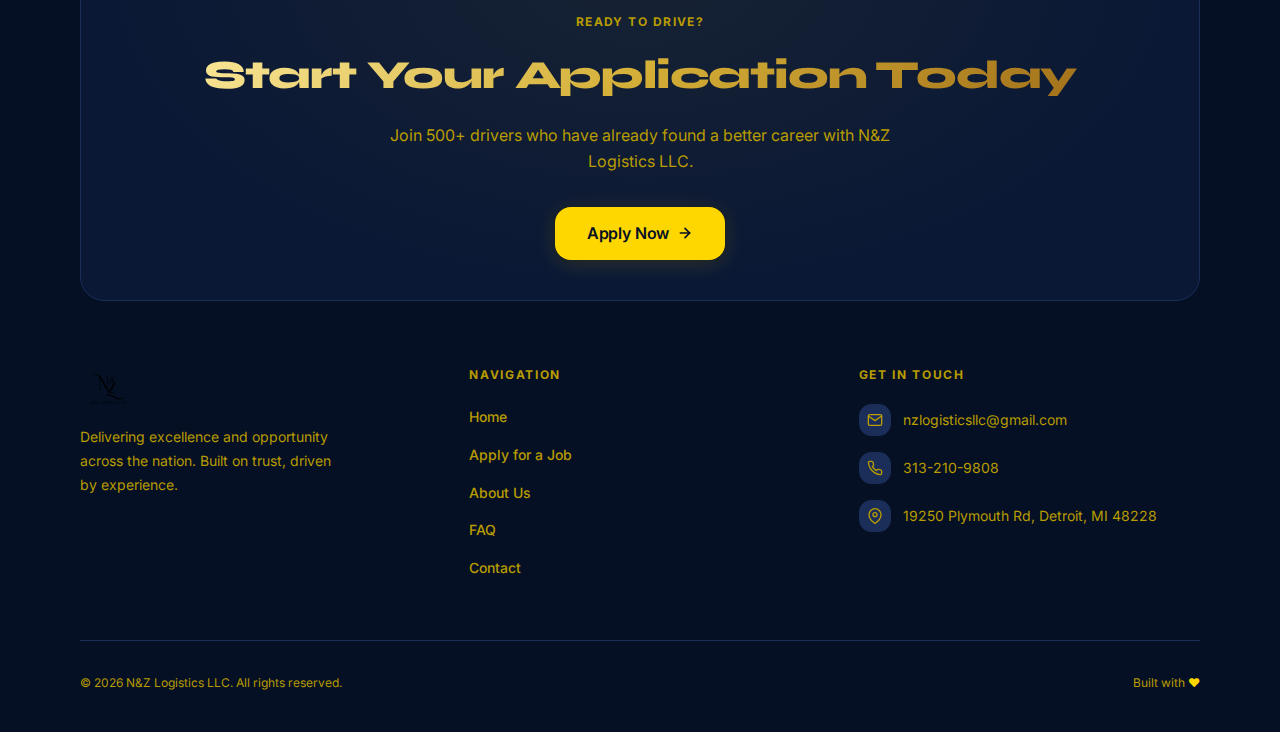
<file: faq.html>
<!DOCTYPE html>
<html lang="en">

<head>
    <meta charset="UTF-8">
    <meta name="viewport" content="width=device-width, initial-scale=1.0">
    <title>FAQ — N&Z Logistics LLC Careers</title>
    <meta name="description" content="Frequently asked questions about applying for a job at N&Z Logistics LLC.">
    <link rel="icon" href="logo.svg">
    <link rel="stylesheet" href="styles.css">
    <script src="main.js"></script>
</head>

<body>

    <!-- ── Navbar ──────────────────────────────────── -->
    <header class="site-header">
        <div class="nav-inner">
            <div class="nav-row">
                <a href="index.html" class="nav-logo"><img src="logo.svg" alt="N&Z Logistics LLC"></a>
                <nav class="nav-pill">
                    <a href="index.html" class="nav-link">Home</a>
                    <a href="about.html" class="nav-link">About</a>
                    <a href="faq.html" class="nav-link">FAQ</a>
                    <a href="contact.html" class="nav-link">Contact</a>
                </nav>
                <div class="nav-right">
                    <button class="theme-btn" aria-label="Toggle theme"></button>
                    <a href="apply-form/" class="btn-primary" style="font-size:0.875rem;padding:0.625rem 1.25rem;">Apply
                        Now →</a>
                </div>
                <div class="mobile-controls">
                    <button class="theme-btn" aria-label="Toggle theme"></button>
                    <button class="hamburger" id="hamburger" aria-label="Toggle menu">
                        <svg width="20" height="20" viewBox="0 0 24 24" fill="none" stroke="currentColor"
                            stroke-width="2" stroke-linecap="round" stroke-linejoin="round">
                            <line x1="3" y1="12" x2="21" y2="12" />
                            <line x1="3" y1="6" x2="21" y2="6" />
                            <line x1="3" y1="18" x2="21" y2="18" />
                        </svg>
                    </button>
                </div>
            </div>
            <div class="mobile-menu" id="mobile-menu">
                <a href="index.html">Home</a>
                <a href="about.html">About</a>
                <a href="faq.html">FAQ</a>
                <a href="contact.html">Contact</a>
                <a href="apply-form/" class="btn-primary">Apply Now →</a>
            </div>
        </div>
    </header>

    <main>
        <div class="container-sm" style="padding:4rem 1rem 6rem">

            <!-- Header -->
            <div class="page-header" style="margin-bottom:3rem">
                <div class="header-glow"></div>
                <span class="eyebrow mb-4">Support</span>
                <h1 class="section-heading" style="font-size:clamp(2rem,5vw,3rem);color:var(--color-text)">
                    Frequently Asked <span class="gradient-text">Questions</span>
                </h1>
                <p>Everything you need to know about applying for a position at N&Z Logistics LLC.</p>
            </div>

            <!-- FAQ list -->
            <div class="space-y-3" style="margin-bottom:2.5rem">

                <details class="card faq-item">
                    <summary>
                        <span>What positions are currently available?</span>
                        <span class="faq-toggle">+</span>
                    </summary>
                    <p class="faq-answer">We are currently hiring OTR Truck Drivers (Class A CDL), Local Delivery
                        Drivers, Warehouse & Logistics Associates, and Dispatch Coordinators. New positions are added
                        regularly.</p>
                </details>

                <details class="card faq-item">
                    <summary>
                        <span>Do I need a CDL to apply?</span>
                        <span class="faq-toggle">+</span>
                    </summary>
                    <p class="faq-answer">A CDL is required for driving positions (OTR and Local Delivery). However, our
                        warehouse and dispatch roles do not require a CDL. We also offer sponsored CDL training for
                        qualified candidates.</p>
                </details>

                <details class="card faq-item">
                    <summary>
                        <span>How do I submit my application?</span>
                        <span class="faq-toggle">+</span>
                    </summary>
                    <p class="faq-answer">Click "Apply Now" on any page to reach our application form. Fill in your
                        details, upload your resume as a PDF (max 5 MB), and hit submit. You'll receive a confirmation
                        once we've received it.</p>
                </details>

                <details class="card faq-item">
                    <summary>
                        <span>How long does the hiring process take?</span>
                        <span class="faq-toggle">+</span>
                    </summary>
                    <p class="faq-answer">Our recruiting team reviews all applications within 3–5 business days. If
                        shortlisted, you'll be contacted for a phone screen, followed by a final interview.</p>
                </details>

                <details class="card faq-item">
                    <summary>
                        <span>What documents do I need to apply?</span>
                        <span class="faq-toggle">+</span>
                    </summary>
                    <p class="faq-answer">For the online application, you only need your resume (PDF). If you progress
                        to later stages, we'll request your CDL, driving record, and references at that point.</p>
                </details>

                <details class="card faq-item">
                    <summary>
                        <span>Is there a file type requirement for my resume?</span>
                        <span class="faq-toggle">+</span>
                    </summary>
                    <p class="faq-answer">Yes — we only accept PDF files, maximum 5 MB. This ensures your formatting is
                        preserved when our team reviews it.</p>
                </details>

                <details class="card faq-item">
                    <summary>
                        <span>What benefits do you offer?</span>
                        <span class="faq-toggle">+</span>
                    </summary>
                    <p class="faq-answer">We offer competitive pay, a comprehensive benefits package (medical, dental,
                        vision), paid time off, performance bonuses, and career advancement opportunities.</p>
                </details>

                <details class="card faq-item">
                    <summary>
                        <span>Are there remote or work-from-home opportunities?</span>
                        <span class="faq-toggle">+</span>
                    </summary>
                    <p class="faq-answer">Our Dispatch Coordinator role is available remotely. Most other positions are
                        on-site or on-road by nature.</p>
                </details>

            </div>

            <!-- CTA -->
            <div class="card cta-card mt-10">
                <div class="cta-glow"></div>
                <div class="cta-inner">
                    <p style="color:var(--color-text);font-weight:600;margin-bottom:0.5rem">Still have questions?</p>
                    <p style="color:var(--color-muted);font-size:0.875rem;margin-bottom:1.25rem">Our team is happy to
                        help via email or phone.</p>
                    <div
                        style="display:flex;flex-direction:column;gap:0.75rem;justify-content:center;align-items:center">
                        <div style="display:flex;gap:0.75rem;flex-wrap:wrap;justify-content:center">
                            <a href="contact.html" class="btn-secondary" style="font-size:0.875rem">Contact Us</a>
                            <a href="apply-form/" class="btn-primary" style="font-size:0.875rem">Apply Now
                                →</a>
                        </div>
                    </div>
                </div>
            </div>

        </div>
    </main>

    <!-- ── Footer ──────────────────────────────────── -->
    <footer class="site-footer">
        <div class="top-glow"></div>
        <div class="footer-inner">
            <div class="footer-cta">
                <div class="inner-glow"></div>
                <div style="position:relative;z-index:1">
                    <p
                        style="font-size:0.75rem;font-weight:700;letter-spacing:0.12em;text-transform:uppercase;color:var(--color-muted);margin-bottom:0.75rem">
                        Ready to Drive?</p>
                    <h3
                        style="font-family:'Syne',sans-serif;font-size:clamp(1.75rem,4vw,2.5rem);font-weight:800;letter-spacing:-0.03em;color:var(--color-text);margin-bottom:1rem">
                        Start Your Application Today</h3>
                    <p
                        style="color:var(--color-muted);margin-bottom:2rem;max-width:32rem;margin-left:auto;margin-right:auto">
                        Join 500+ drivers who have already found a better career with N&Z Logistics LLC.</p>
                    <a href="apply-form/" class="btn-primary" style="font-size:1rem;padding:0.875rem 2rem">Apply Now
                        <svg width="16" height="16" viewBox="0 0 24 24" fill="none" stroke="currentColor"
                            stroke-width="2.5" stroke-linecap="round" stroke-linejoin="round">
                            <line x1="5" y1="12" x2="19" y2="12" />
                            <polyline points="12 5 19 12 12 19" />
                        </svg></a>
                </div>
            </div>
            <div class="footer-cols">
                <div>
                    <a href="index.html" class="footer-logo" style="display:inline-flex;margin-bottom:1.25rem"><img
                            src="logo.svg" alt="N&Z Logistics LLC" style="height:2.5rem;width:auto"></a>
                    <p style="color:var(--color-muted);font-size:0.875rem;line-height:1.7;max-width:16rem">Delivering
                        excellence and opportunity across the nation. Built on trust, driven by experience.</p>
                </div>
                <div>
                    <p class="footer-col-title">Navigation</p>
                    <ul class="footer-links">
                        <li><a href="index.html">Home</a></li>
                        <li><a href="apply-form/">Apply for a Job</a></li>
                        <li><a href="about.html">About Us</a></li>
                        <li><a href="faq.html">FAQ</a></li>
                        <li><a href="contact.html">Contact</a></li>
                    </ul>
                </div>
                <div>
                    <p class="footer-col-title">Get in Touch</p>
                    <ul class="footer-contact">
                        <li>
                            <div class="icon-box"
                                style="width:2rem;height:2rem;border-radius:0.75rem;border:1px solid var(--color-border)">
                                <svg width="16" height="16" viewBox="0 0 24 24" fill="none" stroke="currentColor"
                                    stroke-width="2" stroke-linecap="round" stroke-linejoin="round">
                                    <path
                                        d="M4 4h16c1.1 0 2 .9 2 2v12c0 1.1-.9 2-2 2H4c-1.1 0-2-.9-2-2V6c0-1.1.9-2 2-2z" />
                                    <polyline points="22,6 12,13 2,6" />
                                </svg>
                            </div><span>nzlogisticsllc@gmail.com</span>
                        </li>
                        <li>
                            <div class="icon-box"
                                style="width:2rem;height:2rem;border-radius:0.75rem;border:1px solid var(--color-border)">
                                <svg width="16" height="16" viewBox="0 0 24 24" fill="none" stroke="currentColor"
                                    stroke-width="2" stroke-linecap="round" stroke-linejoin="round">
                                    <path
                                        d="M22 16.92v3a2 2 0 0 1-2.18 2 19.79 19.79 0 0 1-8.63-3.07 19.5 19.5 0 0 1-6-6 19.79 19.79 0 0 1-3.07-8.67A2 2 0 0 1 4.11 2h3a2 2 0 0 1 2 1.72 12.84 12.84 0 0 0 .7 2.81 2 2 0 0 1-.45 2.11L8.09 9.91a16 16 0 0 0 6 6l1.27-1.27a2 2 0 0 1 2.11-.45 12.84 12.84 0 0 0 2.81.7A2 2 0 0 1 22 16.92z" />
                                </svg>
                            </div><span>313-210-9808</span>
                        </li>
                        <li>
                            <div class="icon-box"
                                style="width:2rem;height:2rem;border-radius:0.75rem;border:1px solid var(--color-border)">
                                <svg width="16" height="16" viewBox="0 0 24 24" fill="none" stroke="currentColor"
                                    stroke-width="2" stroke-linecap="round" stroke-linejoin="round">
                                    <path d="M21 10c0 7-9 13-9 13s-9-6-9-13a9 9 0 0 1 18 0z" />
                                    <circle cx="12" cy="10" r="3" />
                                </svg>
                            </div><span>19250 Plymouth Rd, Detroit, MI 48228</span>
                        </li>
                    </ul>
                </div>
            </div>
            <div class="footer-bottom">
                <p>&copy;
                    <script>document.write(new Date().getFullYear())</script> N&Z Logistics LLC. All rights reserved.
                </p>
                <p>Built with <span style="color:var(--color-text)">♥</span></p>
            </div>
        </div>
    </footer>

</body>

</html>
</file>
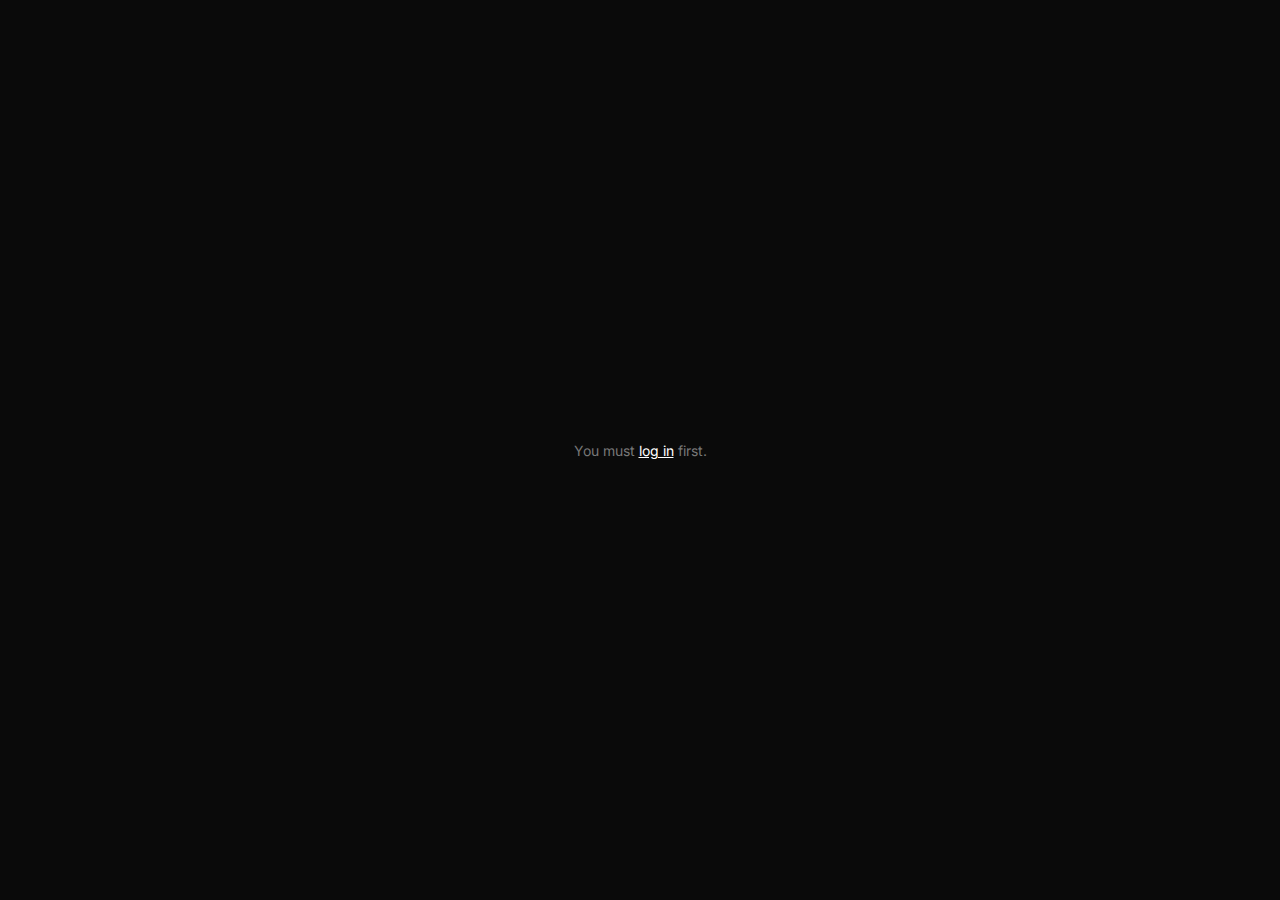
<file: admin/applications.html>
<!DOCTYPE html>
<html lang="en">

<head>
    <meta charset="UTF-8">
    <meta name="viewport" content="width=device-width, initial-scale=1.0">
    <title>Admin — Applications — N&Z Logistics</title>
    <link rel="icon" href="../logo.svg">
    <style>
        @import url('https://fonts.googleapis.com/css2?family=Inter:wght@400;500;600;700&family=Syne:wght@700;800&display=swap');

        *,
        *::before,
        *::after {
            box-sizing: border-box;
            margin: 0;
            padding: 0
        }

        :root {
            --bg: #0a0a0a;
            --surface: #111;
            --surface2: #1a1a1a;
            --surface3: #222;
            --border: #222;
            --border-strong: #333;
            --text: #f2f2f2;
            --muted: #777;
            --accent: #fff;
            --danger: #f87171;
            --success: #34d399;
            --warning: #fbbf24;
            --info: #60a5fa
        }

        body {
            font-family: 'Inter', sans-serif;
            background: var(--bg);
            color: var(--text);
            min-height: 100vh;
            line-height: 1.5
        }

        a {
            color: var(--text);
            text-decoration: none
        }

        /* ── Auth gate ──────────────────────── */
        .auth-gate {
            min-height: 100vh;
            display: flex;
            align-items: center;
            justify-content: center;
            padding: 1rem;
            flex-direction: column;
            gap: 1rem
        }

        .auth-gate p {
            color: var(--muted);
            font-size: 0.875rem
        }

        .auth-gate a {
            color: var(--accent);
            text-decoration: underline
        }

        /* ── Top bar ───────────────────────── */
        .topbar {
            display: flex;
            flex-wrap: wrap;
            justify-content: space-between;
            align-items: center;
            gap: 1rem;
            padding: 1.5rem 2rem;
            border-bottom: 1px solid var(--border)
        }

        .topbar h1 {
            font-size: 1.5rem;
            font-weight: 700;
            letter-spacing: -0.02em
        }

        .topbar-actions {
            display: flex;
            align-items: center;
            gap: 0.75rem;
            flex-wrap: wrap
        }

        .btn {
            display: inline-flex;
            align-items: center;
            gap: 0.5rem;
            padding: 0.625rem 1.25rem;
            border-radius: 0.5rem;
            font-size: 0.8125rem;
            font-weight: 600;
            border: none;
            cursor: pointer;
            transition: all 0.2s
        }

        .btn-white {
            background: var(--accent);
            color: #000
        }

        .btn-white:hover {
            opacity: 0.9
        }

        .btn-outline {
            background: transparent;
            color: var(--text);
            border: 1px solid var(--border-strong)
        }

        .btn-outline:hover {
            background: var(--surface2);
            border-color: var(--muted)
        }

        /* ── Tabs ──────────────────────────── */
        .tabs {
            display: flex;
            gap: 0.25rem;
            padding: 1rem 2rem 0;
            flex-wrap: wrap
        }

        .tab {
            padding: 0.5rem 1rem;
            border-radius: 0.375rem;
            font-size: 0.8125rem;
            font-weight: 500;
            background: transparent;
            color: var(--muted);
            border: 1px solid transparent;
            cursor: pointer;
            transition: all 0.2s
        }

        .tab:hover {
            color: var(--text);
            background: var(--surface)
        }

        .tab.active {
            background: var(--surface2);
            color: var(--text);
            border-color: var(--border-strong)
        }

        .tab .count {
            font-size: 0.7rem;
            background: var(--surface3);
            padding: 0.125rem 0.5rem;
            border-radius: 1rem;
            margin-left: 0.375rem
        }

        /* ── Stats row ─────────────────────── */
        .stats {
            display: grid;
            grid-template-columns: repeat(auto-fit, minmax(160px, 1fr));
            gap: 0.75rem;
            padding: 1rem 2rem
        }

        .stat-card {
            background: var(--surface);
            border: 1px solid var(--border);
            border-radius: 0.75rem;
            padding: 1rem 1.25rem
        }

        .stat-card .label {
            font-size: 0.7rem;
            font-weight: 700;
            text-transform: uppercase;
            letter-spacing: 0.1em;
            color: var(--muted);
            margin-bottom: 0.25rem
        }

        .stat-card .value {
            font-size: 1.5rem;
            font-weight: 700;
            color: var(--text)
        }

        /* ── Table ─────────────────────────── */
        .table-wrap {
            padding: 0 2rem 2rem;
            overflow-x: auto
        }

        table {
            width: 100%;
            border-collapse: collapse;
            font-size: 0.8125rem
        }

        thead {
            border-bottom: 1px solid var(--border)
        }

        th {
            text-align: left;
            padding: 0.75rem 1rem;
            font-size: 0.7rem;
            font-weight: 700;
            text-transform: uppercase;
            letter-spacing: 0.08em;
            color: var(--muted)
        }

        td {
            padding: 0.75rem 1rem;
            border-bottom: 1px solid var(--border);
            vertical-align: top
        }

        tr:hover td {
            background: var(--surface)
        }

        .name-cell {
            font-weight: 600;
            color: var(--text)
        }

        .email-cell {
            color: var(--muted);
            font-size: 0.75rem
        }

        .date-cell {
            color: var(--muted);
            font-size: 0.75rem;
            white-space: nowrap
        }

        /* ── Status badge ──────────────────── */
        .status-badge {
            font-size: 0.7rem;
            font-weight: 600;
            padding: 0.25rem 0.625rem;
            border-radius: 1rem;
            text-transform: capitalize;
            display: inline-block
        }

        .status-pending {
            background: rgba(251, 191, 36, 0.1);
            color: var(--warning)
        }

        .status-reviewing {
            background: rgba(96, 165, 250, 0.1);
            color: var(--info)
        }

        .status-accepted {
            background: rgba(52, 211, 153, 0.1);
            color: var(--success)
        }

        .status-rejected {
            background: rgba(248, 113, 113, 0.1);
            color: var(--danger)
        }

        /* ── Status dropdown ───────────────── */
        select.status-select {
            background: var(--surface2);
            border: 1px solid var(--border);
            border-radius: 0.375rem;
            padding: 0.375rem 0.5rem;
            color: var(--text);
            font-size: 0.75rem;
            font-family: inherit;
            cursor: pointer;
            outline: none
        }

        select.status-select:focus {
            border-color: var(--border-strong)
        }

        /* ── Detail modal ──────────────────── */
        .modal-overlay {
            position: fixed;
            inset: 0;
            background: rgba(0, 0, 0, 0.7);
            backdrop-filter: blur(4px);
            display: none;
            align-items: center;
            justify-content: center;
            z-index: 100;
            padding: 1rem
        }

        .modal-overlay.open {
            display: flex
        }

        .modal {
            background: var(--surface);
            border: 1px solid var(--border);
            border-radius: 1rem;
            max-width: 36rem;
            width: 100%;
            max-height: 85vh;
            overflow-y: auto;
            padding: 2rem
        }

        .modal h2 {
            font-size: 1.25rem;
            font-weight: 700;
            margin-bottom: 1rem
        }

        .modal .close-btn {
            float: right;
            background: transparent;
            border: none;
            color: var(--muted);
            cursor: pointer;
            font-size: 1.25rem;
            padding: 0.25rem
        }

        .modal .close-btn:hover {
            color: var(--text)
        }

        .modal-fields {
            display: flex;
            flex-direction: column;
            gap: 0.75rem
        }

        .modal-field {
            background: var(--surface2);
            border-radius: 0.5rem;
            padding: 0.75rem 1rem
        }

        .modal-field .mf-label {
            font-size: 0.65rem;
            font-weight: 700;
            text-transform: uppercase;
            letter-spacing: 0.1em;
            color: var(--muted);
            margin-bottom: 0.25rem
        }

        .modal-field .mf-value {
            font-size: 0.875rem;
            color: var(--text);
            word-break: break-word
        }

        .empty-row {
            text-align: center;
            padding: 3rem;
            color: var(--muted)
        }

        .toast {
            position: fixed;
            bottom: 2rem;
            right: 2rem;
            padding: 0.75rem 1.25rem;
            border-radius: 0.5rem;
            font-size: 0.8125rem;
            font-weight: 600;
            display: none;
            z-index: 200;
            animation: fadeIn 0.3s
        }

        .toast.success {
            display: block;
            background: rgba(52, 211, 153, 0.15);
            color: var(--success);
            border: 1px solid rgba(52, 211, 153, 0.3)
        }

        .toast.error {
            display: block;
            background: rgba(248, 113, 113, 0.15);
            color: var(--danger);
            border: 1px solid rgba(248, 113, 113, 0.3)
        }

        @keyframes fadeIn {
            from {
                opacity: 0;
                transform: translateY(0.5rem)
            }

            to {
                opacity: 1;
                transform: translateY(0)
            }
        }

        @media(max-width:768px) {

            .topbar,
            .tabs,
            .stats,
            .table-wrap {
                padding-left: 1rem;
                padding-right: 1rem
            }
        }
    </style>
</head>

<body>

    <!-- ═══ Auth gate ═══ -->
    <div class="auth-gate" id="auth-gate">
        <p>Checking authentication…</p>
    </div>

    <!-- ═══ Dashboard ═══ -->
    <div id="dashboard" style="display:none">
        <div class="topbar">
            <div>
                <h1>Applications Dashboard</h1>
            </div>
            <div class="topbar-actions">
                <a href="index.html" class="btn btn-outline">
                    <svg width="16" height="16" viewBox="0 0 24 24" fill="none" stroke="currentColor" stroke-width="2"
                        stroke-linecap="round" stroke-linejoin="round">
                        <path d="M12 20h9" />
                        <path d="M16.5 3.5a2.121 2.121 0 0 1 3 3L7 19l-4 1 1-4L16.5 3.5z" />
                    </svg>
                    Form Builder
                </a>
                <button class="btn btn-outline" onclick="loadApplications()">
                    <svg width="16" height="16" viewBox="0 0 24 24" fill="none" stroke="currentColor" stroke-width="2"
                        stroke-linecap="round" stroke-linejoin="round">
                        <polyline points="23 4 23 10 17 10" />
                        <path d="M20.49 15a9 9 0 1 1-2.12-9.36L23 10" />
                    </svg>
                    Refresh
                </button>
            </div>
        </div>

        <div class="stats" id="stats">
            <div class="stat-card">
                <div class="label">Total</div>
                <div class="value" id="stat-total">0</div>
            </div>
            <div class="stat-card">
                <div class="label">Pending</div>
                <div class="value" id="stat-pending">0</div>
            </div>
            <div class="stat-card">
                <div class="label">Reviewing</div>
                <div class="value" id="stat-reviewing">0</div>
            </div>
            <div class="stat-card">
                <div class="label">Accepted</div>
                <div class="value" id="stat-accepted">0</div>
            </div>
            <div class="stat-card">
                <div class="label">Rejected</div>
                <div class="value" id="stat-rejected">0</div>
            </div>
        </div>

        <div class="tabs" id="tabs">
            <button class="tab active" data-status="all">All</button>
            <button class="tab" data-status="pending">Pending</button>
            <button class="tab" data-status="reviewing">Reviewing</button>
            <button class="tab" data-status="accepted">Accepted</button>
            <button class="tab" data-status="rejected">Rejected</button>
        </div>

        <div class="table-wrap">
            <table>
                <thead>
                    <tr>
                        <th>#</th>
                        <th>Name</th>
                        <th>Email</th>
                        <th>Position</th>
                        <th>Status</th>
                        <th>Submitted</th>
                        <th>Actions</th>
                    </tr>
                </thead>
                <tbody id="table-body">
                    <tr>
                        <td colspan="7" class="empty-row">Loading applications…</td>
                    </tr>
                </tbody>
            </table>
        </div>
    </div>

    <!-- ═══ Detail Modal ═══ -->
    <div class="modal-overlay" id="detail-modal">
        <div class="modal">
            <button class="close-btn" onclick="closeDetail()" style="top:1.5rem;">✕</button>
            <div
                style="display:flex;justify-content:space-between;align-items:center;margin-bottom:1rem;padding-right:2rem;">
                <h2 id="modal-title" style="margin-bottom:0">Application Details</h2>
                <div style="display:flex;gap:0.75rem">
                    <button id="btn-delete-app" class="btn btn-outline"
                        style="padding:0.4rem 0.75rem;font-size:0.75rem;color:#ef4444;border-color:#ef4444;">
                        <svg width="14" height="14" viewBox="0 0 24 24" fill="none" stroke="currentColor"
                            stroke-width="2" stroke-linecap="round" stroke-linejoin="round"
                            style="margin-right:0.25rem;">
                            <polyline points="3 6 5 6 21 6"></polyline>
                            <path d="M19 6v14a2 2 0 0 1-2 2H7a2 2 0 0 1-2-2V6m3 0V4a2 2 0 0 1 2-2h4a2 2 0 0 1 2 2v2">
                            </path>
                            <line x1="10" y1="11" x2="10" y2="17"></line>
                            <line x1="14" y1="11" x2="14" y2="17"></line>
                        </svg>
                        Delete
                    </button>
                    <button id="btn-download-word" class="btn btn-outline"
                        style="padding:0.4rem 0.75rem;font-size:0.75rem;">
                        <svg width="14" height="14" viewBox="0 0 24 24" fill="none" stroke="currentColor"
                            stroke-width="2" stroke-linecap="round" stroke-linejoin="round"
                            style="margin-right:0.25rem;">
                            <path d="M21 15v4a2 2 0 0 1-2 2H5a2 2 0 0 1-2-2v-4"></path>
                            <polyline points="7 10 12 15 17 10"></polyline>
                            <line x1="12" y1="15" x2="12" y2="3"></line>
                        </svg>
                        Download Word
                    </button>
                </div>
            </div>
            <div class="modal-fields" id="modal-fields"></div>
        </div>
    </div>

    <!-- ═══ Toast ═══ -->
    <div class="toast" id="toast"></div>

    <script>
        const API_BASE = '../api';
        let allApps = [];
        let currentFilter = 'all';

        // ── Auth check ─────────────────────────
        (async function init() {
            const token = localStorage.getItem('admin_token');
            if (!token) {
                document.getElementById('auth-gate').innerHTML = '<p>You must <a href="index.html">log in</a> first.</p>';
                return;
            }

            // Test token validity by fetching applications
            try {
                const res = await fetch(`${API_BASE}/applications.php`, {
                    headers: { 'Authorization': `Bearer ${token}` }
                });
                if (res.ok) {
                    allApps = await res.json();
                    document.getElementById('auth-gate').style.display = 'none';
                    document.getElementById('dashboard').style.display = 'block';
                    updateStats();
                    renderTable();
                } else {
                    localStorage.removeItem('admin_token');
                    document.getElementById('auth-gate').innerHTML = '<p>Session expired. <a href="index.html">Log in again</a>.</p>';
                }
            } catch (err) {
                document.getElementById('auth-gate').innerHTML = '<p>Failed to connect to server. <a href="index.html">Try again</a>.</p>';
            }
        })();

        // ── Load / Refresh ─────────────────────
        async function loadApplications() {
            const token = localStorage.getItem('admin_token');
            try {
                const res = await fetch(`${API_BASE}/applications.php`, {
                    headers: { 'Authorization': `Bearer ${token}` }
                });
                if (res.ok) {
                    allApps = await res.json();
                    updateStats();
                    renderTable();
                    showToast('Refreshed', 'success');
                }
            } catch (err) {
                showToast('Failed to load', 'error');
            }
        }

        // ── Stats ──────────────────────────────
        function updateStats() {
            document.getElementById('stat-total').textContent = allApps.length;
            document.getElementById('stat-pending').textContent = allApps.filter(a => a.status === 'pending').length;
            document.getElementById('stat-reviewing').textContent = allApps.filter(a => a.status === 'reviewing').length;
            document.getElementById('stat-accepted').textContent = allApps.filter(a => a.status === 'accepted').length;
            document.getElementById('stat-rejected').textContent = allApps.filter(a => a.status === 'rejected').length;
        }

        // ── Tabs ───────────────────────────────
        document.getElementById('tabs').addEventListener('click', (e) => {
            const btn = e.target.closest('.tab');
            if (!btn) return;
            document.querySelectorAll('.tab').forEach(t => t.classList.remove('active'));
            btn.classList.add('active');
            currentFilter = btn.dataset.status;
            renderTable();
        });

        // ── Render table ───────────────────────
        function renderTable() {
            const tbody = document.getElementById('table-body');
            const filtered = currentFilter === 'all' ? allApps : allApps.filter(a => a.status === currentFilter);

            if (filtered.length === 0) {
                tbody.innerHTML = '<tr><td colspan="7" class="empty-row">No applications found.</td></tr>';
                return;
            }

            tbody.innerHTML = filtered.map(app => `
    <tr>
      <td>${app.id}</td>
      <td class="name-cell">${esc(app.first_name || '')} ${esc(app.last_name || '')}</td>
      <td class="email-cell">${esc(app.email || '—')}</td>
      <td>${esc(app.position || '—')}</td>
      <td>
        <select class="status-select" onchange="updateStatus(${app.id}, this.value)">
          <option value="pending" ${app.status === 'pending' ? 'selected' : ''}>Pending</option>
          <option value="reviewing" ${app.status === 'reviewing' ? 'selected' : ''}>Reviewing</option>
          <option value="accepted" ${app.status === 'accepted' ? 'selected' : ''}>Accepted</option>
          <option value="rejected" ${app.status === 'rejected' ? 'selected' : ''}>Rejected</option>
        </select>
      </td>
      <td class="date-cell">${formatDate(app.created_at)}</td>
      <td>
        <button class="btn btn-outline" style="padding:0.375rem 0.75rem;font-size:0.75rem" onclick="viewDetail(${app.id})">View</button>
      </td>
    </tr>
  `).join('');
        }

        // ── Update status ──────────────────────
        async function updateStatus(id, newStatus) {
            const token = localStorage.getItem('admin_token');
            try {
                const res = await fetch(`${API_BASE}/applications.php`, {
                    method: 'PATCH',
                    headers: {
                        'Content-Type': 'application/json',
                        'Authorization': `Bearer ${token}`
                    },
                    body: JSON.stringify({ id, status: newStatus })
                });

                if (res.ok) {
                    // Update local data
                    const app = allApps.find(a => a.id === id);
                    if (app) app.status = newStatus;
                    updateStats();
                    showToast(`Status updated to "${newStatus}"`, 'success');
                } else {
                    showToast('Failed to update status', 'error');
                }
            } catch (err) {
                showToast('Network error', 'error');
            }
        }

        // ── View detail ────────────────────────
        function viewDetail(id) {
            const app = allApps.find(a => a.id === id);
            if (!app) return;

            document.getElementById('modal-title').textContent = `Application #${id}`;
            const fields = document.getElementById('modal-fields');
            const downloadBtn = document.getElementById('btn-download-word');
            downloadBtn.onclick = () => downloadWord(id);
            const deleteBtn = document.getElementById('btn-delete-app');
            deleteBtn.onclick = () => deleteApplication(id);

            // Show status
            let html = `<div class="modal-field"><div class="mf-label">Status</div><div class="mf-value"><span class="status-badge status-${app.status}">${app.status}</span></div></div>`;
            html += `<div class="modal-field"><div class="mf-label">Submitted</div><div class="mf-value">${formatDate(app.created_at)}</div></div>`;

            // Show all data fields
            if (app.data && typeof app.data === 'object') {
                for (const [key, value] of Object.entries(app.data)) {
                    html += `<div class="modal-field"><div class="mf-label">${esc(key)}</div><div class="mf-value">${esc(String(value))}</div></div>`;
                }
            }

            fields.innerHTML = html;
            document.getElementById('detail-modal').classList.add('open');
        }

        function closeDetail() {
            document.getElementById('detail-modal').classList.remove('open');
        }

        // Close modal on backdrop click
        document.getElementById('detail-modal').addEventListener('click', (e) => {
            if (e.target === e.currentTarget) closeDetail();
        });

        // ── Helpers ────────────────────────────
        function formatDate(dateStr) {
            if (!dateStr) return '—';
            const d = new Date(dateStr);
            return d.toLocaleDateString('en-US', { month: 'short', day: 'numeric', year: 'numeric' }) + ' ' +
                d.toLocaleTimeString('en-US', { hour: '2-digit', minute: '2-digit' });
        }

        function esc(s) {
            return String(s).replace(/&/g, '&amp;').replace(/</g, '&lt;').replace(/>/g, '&gt;').replace(/"/g, '&quot;');
        }

        function showToast(msg, type) {
            const el = document.getElementById('toast');
            el.textContent = msg;
            el.className = `toast ${type}`;
            setTimeout(() => { el.className = 'toast'; }, 2500);
        }

        // ── Delete Application ───────────────────
        async function deleteApplication(id) {
            if (!confirm('Are you absolutely sure you want to delete this application? This action cannot be undone.')) return;

            const token = localStorage.getItem('admin_token');
            try {
                const res = await fetch(`${API_BASE}/applications.php`, {
                    method: 'DELETE',
                    headers: {
                        'Content-Type': 'application/json',
                        'Authorization': `Bearer ${token}`
                    },
                    body: JSON.stringify({ id })
                });

                if (res.ok) {
                    allApps = allApps.filter(a => a.id !== id);
                    closeDetail();
                    updateStats();
                    renderTable();
                    showToast('Application deleted successfully', 'success');
                } else {
                    showToast('Failed to delete application', 'error');
                }
            } catch (err) {
                showToast('Network error', 'error');
            }
        }

        // ── Download Word ──────────────────────
        // ── Download Word ──────────────────────
        async function downloadWord(id) {
            const app = allApps.find(a => a.id === id);
            if (!app) return;

            // Fetch config to map keys to question titles
            let configMap = {};
            try {
                let config = [];
                const res = await fetch('../api/form-config.php');
                if (res.ok) config = await res.json();

                if (!config || config.length === 0) {
                    const js = await fetch('../apply-form/script.js').then(r => r.text());
                    const match = js.match(/function getDefaultConfig\(\) \{[\s\S]*?return (\[[\s\S]*?\]);\s*\}/);
                    if (match) {
                        const fn = new Function('return ' + match[1]);
                        config = fn();
                    }
                }

                if (Array.isArray(config)) {
                    config.forEach(item => {
                        if (item.id && item.title) configMap[item.id] = item.title;
                    });
                }
            } catch (e) { console.warn('Could not load config titles', e); }

            let htmlDoc = '<html xmlns:o="urn:schemas-microsoft-com:office:office" xmlns:w="urn:schemas-microsoft-com:office:word" xmlns="http://www.w3.org/TR/REC-html40">';
            htmlDoc += '<head><meta charset="utf-8"><title>Application</title>';
            htmlDoc += '<!--[if gte mso 9]><xml><w:WordDocument><w:View>Print</w:View><w:Zoom>100</w:Zoom><w:DoNotOptimizeForBrowser/></w:WordDocument></xml><![endif]-->';
            htmlDoc += '<style>';
            htmlDoc += 'body { font-family: Arial, sans-serif; } ';
            htmlDoc += 'table { width: 100%; border-collapse: collapse; margin-top: 10px; } ';
            htmlDoc += 'th, td { border: 1px solid #ccc; padding: 8px; text-align: left; vertical-align: top; } ';
            htmlDoc += 'th { background-color: #f2f2f2; width: 40%; } ';
            htmlDoc += '</style></head><body>';

            htmlDoc += `<h2>Application #${app.id}</h2>`;
            htmlDoc += `<p><strong>Status:</strong> <span style="text-transform: capitalize;">${esc(app.status)}</span></p>`;
            htmlDoc += `<p><strong>Submitted:</strong> ${formatDate(app.created_at)}</p>`;

            htmlDoc += '<table><tbody>';

            if (app.data && typeof app.data === 'object') {
                for (const [key, value] of Object.entries(app.data)) {
                    let displayValue = String(value);
                    const questionTitle = configMap[key] || key.replace(/_/g, ' ').replace(/\b\w/g, l => l.toUpperCase());

                    // Check if value is a filename path that should render as link
                    if (displayValue.startsWith('/uploads/')) {
                        const relative = displayValue.startsWith('/') ? displayValue.substring(1) : displayValue;
                        const fullUrl = new URL('../' + relative, window.location.href).href;

                        let linkHtml = `<a href="${fullUrl}">${fullUrl}</a>`;
                        if (displayValue.match(/\.(jpeg|jpg|gif|png|webp)$/i)) {
                            displayValue = linkHtml + `<br><br><img src="${fullUrl}" style="max-width:300px;height:auto;" />`;
                        } else {
                            displayValue = linkHtml;
                        }
                    } else {
                        displayValue = esc(displayValue);
                    }
                    htmlDoc += `<tr><th>${esc(questionTitle)}</th><td>${displayValue}</td></tr>`;
                }
            }

            htmlDoc += '</tbody></table></body></html>';

            // Create Blob and trigger download
            const blob = new Blob(['\ufeff', htmlDoc], { type: 'application/msword;charset=utf-8' });
            const url = URL.createObjectURL(blob);
            const a = document.createElement('a');
            a.href = url;
            const applicantName = (app.first_name || app.last_name) ? `${app.first_name || ''}_${app.last_name || ''}`.trim() : `App_${app.id}`;
            a.download = `NZ_Logistics_${applicantName}.doc`;

            document.body.appendChild(a);
            a.click();

            document.body.removeChild(a);
            URL.revokeObjectURL(url);
        }
    </script>
</body>

</html>
</file>
<file: styles.css>
@import url('https://fonts.googleapis.com/css2?family=Inter:wght@300;400;500;600;700;800;900&family=Syne:wght@700;800&display=swap');

/* ══════════════════════════════════════════════════
   CSS Custom Properties — Light & Dark Mode
   ══════════════════════════════════════════════════ */
:root {
  --color-primary: #FFD700;
  --color-primary-dark: #D4AF37;
  --color-primary-glow: rgba(255, 215, 0, 0.35);
  --color-accent-glow: rgba(255, 215, 0, 0.15);
  --color-bg: #051024;
  --color-surface: #0a1835;
  --color-surface2: #12244a;
  --color-surface3: #1b2e59;
  --color-text: #FFD700;
  --color-muted: #b89c00;
  --color-border: #1b2e59;
  --color-border-strong: #2c467a;
}

.dark {
  --color-primary: #FFD700;
  --color-primary-dark: #D4AF37;
  --color-primary-glow: rgba(255, 215, 0, 0.15);
  --color-accent-glow: rgba(255, 215, 0, 0.08);
  --color-bg: #051024;
  --color-surface: #0a1835;
  --color-surface2: #12244a;
  --color-surface3: #1b2e59;
  --color-text: #FFD700;
  --color-muted: #b89c00;
  --color-border: #1b2e59;
  --color-border-strong: #2c467a;
}

/* ══════════════════════════════════════════════════
   Reset & Base
   ══════════════════════════════════════════════════ */
*,
*::before,
*::after {
  box-sizing: border-box;
  margin: 0;
  padding: 0;
}

html {
  scroll-behavior: smooth;
}

body {
  background-color: var(--color-bg);
  color: var(--color-text);
  font-family: 'Inter', system-ui, -apple-system, sans-serif;
  -webkit-font-smoothing: antialiased;
  -moz-osx-font-smoothing: grayscale;
  min-height: 100vh;
  line-height: 1.6;
  display: flex;
  flex-direction: column;
}

main {
  flex: 1;
}

::selection {
  background: rgba(255, 215, 0, 0.18);
  color: var(--color-text);
}

::-webkit-scrollbar {
  width: 4px;
}

::-webkit-scrollbar-track {
  background: var(--color-bg);
}

::-webkit-scrollbar-thumb {
  background: var(--color-border-strong);
  border-radius: 2px;
}

::-webkit-scrollbar-thumb:hover {
  background: var(--color-muted);
}

a {
  color: inherit;
  text-decoration: none;
}

img {
  max-width: 100%;
  height: auto;
}

ul,
ol {
  list-style: none;
}

/* ══════════════════════════════════════════════════
   Typography
   ══════════════════════════════════════════════════ */
.section-heading {
  font-family: 'Syne', 'Inter', sans-serif;
  font-weight: 800;
  line-height: 1.08;
  letter-spacing: -0.035em;
  font-size: clamp(1.75rem, 4vw, 3rem);
}

.eyebrow {
  display: inline-flex;
  align-items: center;
  gap: 0.5rem;
  padding: 0.375rem 1rem;
  border-radius: 9999px;
  font-size: 0.75rem;
  font-weight: 700;
  text-transform: uppercase;
  background: color-mix(in srgb, var(--color-text) 8%, transparent);
  color: var(--color-muted);
  border: 1px solid var(--color-border-strong);
  letter-spacing: 0.14em;
}

.gradient-text,
h1,
h2,
h3,
.section-heading,
.hero-sub,
.quote-text {
  background: linear-gradient(135deg, #FFF0A8 0%, #D4AF37 50%, #996515 100%);
  -webkit-background-clip: text;
  -webkit-text-fill-color: transparent;
  background-clip: text;
  color: transparent;
}

.badge {
  display: inline-flex;
  align-items: center;
  padding: 0.125rem 0.625rem;
  border-radius: 9999px;
  font-size: 0.75rem;
  font-weight: 600;
}

.label {
  display: block;
  font-size: 0.875rem;
  font-weight: 500;
  margin-bottom: 0.375rem;
  color: var(--color-muted);
  letter-spacing: 0.01em;
}

/* ══════════════════════════════════════════════════
   Buttons
   ══════════════════════════════════════════════════ */
.btn-primary {
  display: inline-flex;
  align-items: center;
  justify-content: center;
  gap: 0.5rem;
  padding: 0.75rem 1.5rem;
  border-radius: 1rem;
  font-weight: 600;
  font-size: 0.9375rem;
  font-family: inherit;
  transition: all 0.3s;
  background: var(--color-primary);
  color: var(--color-bg);
  border: none;
  cursor: pointer;
  box-shadow:
    0 0 0 1px rgba(255, 215, 0, 0.15) inset,
    0 4px 20px rgba(255, 215, 0, 0.15),
    0 1px 4px rgba(0, 0, 0, 0.4);
  letter-spacing: -0.01em;
  text-decoration: none;
}

.btn-primary:hover {
  transform: translateY(-2px);
  box-shadow:
    0 0 0 1px rgba(255, 215, 0, 0.15) inset,
    0 0 40px rgba(255, 215, 0, 0.30),
    0 8px 32px rgba(255, 215, 0, 0.12),
    0 2px 8px rgba(0, 0, 0, 0.5);
  filter: brightness(1.04);
}

.btn-primary:active {
  transform: translateY(0);
}

.btn-secondary {
  display: inline-flex;
  align-items: center;
  justify-content: center;
  gap: 0.5rem;
  padding: 0.75rem 1.5rem;
  border-radius: 1rem;
  font-weight: 600;
  font-size: 0.9375rem;
  font-family: inherit;
  transition: all 0.3s;
  color: var(--color-text);
  border: 1.5px solid var(--color-border-strong);
  background: transparent;
  box-shadow: 0 1px 3px rgba(0, 0, 0, 0.1);
  cursor: pointer;
  text-decoration: none;
}

.btn-secondary:hover {
  border-color: var(--color-text);
  transform: translateY(-1px);
  box-shadow: 0 0 20px var(--color-primary-glow);
}

/* ══════════════════════════════════════════════════
   Card
   ══════════════════════════════════════════════════ */
.card {
  background: var(--color-surface);
  border: 1px solid var(--color-border);
  border-radius: 1.5rem;
  padding: 1.5rem;
  box-shadow: 0 1px 3px rgba(0, 0, 0, 0.06), 0 4px 16px rgba(0, 0, 0, 0.04);
  transition: all 0.3s ease;
}

.card:hover {
  border-color: var(--color-border-strong);
}

.card-hover:hover {
  box-shadow: 0 0 40px rgba(255, 215, 0, 0.04);
  transform: translateY(-2px);
}

.card-hover-sm:hover {
  box-shadow: 0 0 30px rgba(255, 215, 0, 0.04);
  transform: translateY(-2px);
}

/* ══════════════════════════════════════════════════
   Input
   ══════════════════════════════════════════════════ */
.input-field {
  width: 100%;
  padding: 0.75rem 1rem;
  border-radius: 1rem;
  outline: none;
  transition: all 0.2s;
  font-size: 0.875rem;
  font-family: inherit;
  color: var(--color-text);
  background: var(--color-surface2);
  border: 1.5px solid var(--color-border);
}

.input-field::placeholder {
  color: var(--color-muted);
}

.input-field:focus {
  border-color: var(--color-border-strong);
  box-shadow: 0 0 0 4px var(--color-primary-glow);
  background: var(--color-surface);
}

/* ══════════════════════════════════════════════════
   Glow
   ══════════════════════════════════════════════════ */
.glow-white {
  box-shadow: 0 0 60px rgba(255, 215, 0, 0.08), 0 0 120px rgba(255, 215, 0, 0.04);
}

/* ══════════════════════════════════════════════════
   Navbar
   ══════════════════════════════════════════════════ */
.site-header {
  position: sticky;
  top: 0;
  z-index: 50;
  transition: all 0.5s;
  border-bottom: 1px solid transparent;
  background: transparent;
}

.site-header.scrolled {
  border-bottom-color: var(--color-border);
  backdrop-filter: blur(40px);
  -webkit-backdrop-filter: blur(40px);
  background: color-mix(in srgb, var(--color-bg) 80%, transparent);
  box-shadow: 0 1px 40px rgba(255, 215, 0, 0.03);
}

.nav-inner {
  max-width: 80rem;
  margin: 0 auto;
  padding: 0 1rem;
}

.nav-row {
  display: flex;
  align-items: center;
  justify-content: space-between;
  height: 4rem;
}

.nav-logo img {
  height: 2.25rem;
  width: auto;
  transition: all 0.3s;
}

.dark .nav-logo img {
  filter: invert(1);
}

.nav-logo:hover img {
  transform: scale(1.05);
}

.dark .nav-logo:hover img {
  filter: invert(1) drop-shadow(0 0 12px rgba(255, 215, 0, 0.3));
}

.nav-pill {
  display: none;
  align-items: center;
  gap: 0.25rem;
  background: color-mix(in srgb, var(--color-surface) 70%, transparent);
  backdrop-filter: blur(20px);
  -webkit-backdrop-filter: blur(20px);
  border: 1px solid var(--color-border);
  border-radius: 1rem;
  padding: 0.25rem 0.5rem;
}

.nav-link {
  padding: 0.5rem 1rem;
  border-radius: 0.75rem;
  font-size: 0.875rem;
  font-weight: 600;
  transition: all 0.2s;
  color: var(--color-muted);
}

.nav-link:hover,
.nav-link.active {
  color: var(--color-text);
  background: var(--color-surface2);
}

.nav-link.active {
  box-shadow: 0 0 12px rgba(255, 215, 0, 0.06);
}

.nav-right {
  display: none;
  align-items: center;
  gap: 0.75rem;
}

.theme-btn {
  padding: 0.5rem;
  border-radius: 0.75rem;
  color: var(--color-muted);
  background: none;
  border: none;
  cursor: pointer;
  transition: all 0.2s;
  display: flex;
  align-items: center;
  justify-content: center;
}

.theme-btn:hover {
  color: var(--color-text);
  background: var(--color-surface2);
}

.hamburger {
  padding: 0.5rem;
  border-radius: 0.75rem;
  color: var(--color-muted);
  background: none;
  border: none;
  cursor: pointer;
  transition: all 0.2s;
  display: flex;
  align-items: center;
  justify-content: center;
}

.hamburger:hover {
  color: var(--color-text);
  background: var(--color-surface2);
}

.mobile-controls {
  display: flex;
  align-items: center;
  gap: 0.5rem;
}

.mobile-menu {
  display: none;
  padding-bottom: 1.25rem;
  padding-top: 0.5rem;
  border-top: 1px solid var(--color-border);
  margin-top: 0.25rem;
}

.mobile-menu.open {
  display: block;
}

.mobile-menu a {
  display: flex;
  padding: 0.75rem 1rem;
  border-radius: 0.75rem;
  font-size: 1rem;
  font-weight: 500;
  transition: all 0.2s;
  color: var(--color-muted);
}

.mobile-menu a:hover,
.mobile-menu a.active {
  color: var(--color-text);
  background: var(--color-surface2);
}

.mobile-menu .btn-primary {
  width: 100%;
  margin-top: 0.5rem;
  font-size: 0.875rem;
  padding: 0.75rem;
}

@media (min-width: 768px) {
  .nav-row {
    height: 5rem;
  }

  .nav-logo img {
    height: 2.75rem;
  }

  .nav-pill {
    display: flex;
  }

  .nav-right {
    display: flex;
  }

  .mobile-controls {
    display: none;
  }

  .mobile-menu {
    display: none !important;
  }
}

/* ══════════════════════════════════════════════════
   Footer
   ══════════════════════════════════════════════════ */
.site-footer {
  position: relative;
  border-top: 1px solid var(--color-border);
  overflow: hidden;
}

.site-footer .top-glow {
  position: absolute;
  top: 0;
  left: 50%;
  transform: translateX(-50%);
  width: 24rem;
  height: 1px;
  background: linear-gradient(to right, transparent, rgba(255, 215, 0, 0.2), transparent);
}

.footer-inner {
  max-width: 72rem;
  margin: 0 auto;
  padding: 4rem 1rem 2.5rem;
}

.footer-cta {
  position: relative;
  margin-bottom: 4rem;
  border-radius: 1.5rem;
  overflow: hidden;
  border: 1px solid var(--color-border);
  background: var(--color-surface);
  padding: 2.5rem;
  text-align: center;
}

.footer-cta .inner-glow {
  position: absolute;
  inset: 0;
  background: radial-gradient(ellipse at 50% 0%, rgba(255, 215, 0, 0.05), transparent 70%);
}

.footer-cols {
  display: grid;
  grid-template-columns: 1fr;
  gap: 3rem;
  margin-bottom: 3rem;
}

@media (min-width: 768px) {
  .footer-cols {
    grid-template-columns: 1fr 1fr 1fr;
  }
}

.footer-col-title {
  font-size: 0.75rem;
  font-weight: 700;
  letter-spacing: 0.14em;
  text-transform: uppercase;
  color: var(--color-muted);
  margin-bottom: 1.25rem;
}

.footer-links li {
  margin-bottom: 0.75rem;
}

.footer-links a {
  font-size: 0.875rem;
  font-weight: 500;
  color: var(--color-muted);
  transition: color 0.2s;
}

.footer-links a:hover {
  color: var(--color-text);
}

.footer-contact li {
  display: flex;
  align-items: center;
  gap: 0.75rem;
  margin-bottom: 1rem;
}

.footer-contact .icon-box {
  width: 2rem;
  height: 2rem;
  border-radius: 0.75rem;
  background: var(--color-surface3);
  border: 1px solid var(--color-border);
  display: flex;
  align-items: center;
  justify-content: center;
  flex-shrink: 0;
}

.footer-contact .icon-box svg {
  width: 1rem;
  height: 1rem;
  color: var(--color-muted);
}

.footer-contact span {
  font-size: 0.875rem;
  color: var(--color-muted);
}

.footer-bottom {
  padding-top: 2rem;
  border-top: 1px solid var(--color-border);
  display: flex;
  flex-direction: column;
  align-items: center;
  gap: 0.75rem;
  font-size: 0.75rem;
  color: var(--color-muted);
}

@media (min-width: 640px) {
  .footer-bottom {
    flex-direction: row;
    justify-content: space-between;
  }
}

.dark .footer-logo img {
  filter: invert(1);
}

/* ══════════════════════════════════════════════════
   Hero
   ══════════════════════════════════════════════════ */
.hero {
  position: relative;
  overflow: hidden;
  padding: 5rem 1rem 8rem;
  display: flex;
  justify-content: center;
  align-items: center;
  min-height: 90vh;
}

.hero .glow-layer {
  position: absolute;
  inset: 0;
  pointer-events: none;
}

.hero .glow-center {
  position: absolute;
  top: 0;
  left: 50%;
  transform: translate(-50%, -50%);
  width: 700px;
  height: 700px;
  border-radius: 50%;
  background: rgba(255, 215, 0, 0.05);
  filter: blur(100px);
}

.hero .glow-sub {
  position: absolute;
  top: 25%;
  left: 50%;
  transform: translateX(-50%);
  width: 500px;
  height: 300px;
  border-radius: 50%;
  background: rgba(255, 215, 0, 0.04);
  filter: blur(80px);
}

.hero .glow-fade {
  position: absolute;
  bottom: 0;
  left: 0;
  right: 0;
  height: 10rem;
  background: linear-gradient(to top, var(--color-bg), transparent);
}

.hero .glow-radial {
  position: absolute;
  inset: 0;
  background: radial-gradient(ellipse at 50% 0%, rgba(255, 215, 0, 0.04) 0%, transparent 65%);
}

.hero-content {
  position: relative;
  max-width: 64rem;
  margin: 0 auto;
  text-align: center;
  display: flex;
  flex-direction: column;
  align-items: center;
}

.hero-logo-wrap {
  margin-bottom: 2.5rem;
  position: relative;
}

.hero-logo-wrap .logo-glow {
  position: absolute;
  inset: 0;
  filter: blur(40px);
  background: rgba(255, 215, 0, 0.1);
  border-radius: 50%;
  transform: scale(1.5);
}

.hero-logo-wrap img {
  position: relative;
  height: 5rem;
  width: auto;
  transition: transform 0.5s;
}

.dark .hero-logo-wrap img {
  filter: invert(1) drop-shadow(0 0 40px rgba(255, 215, 0, 0.15));
}

.hero-logo-wrap:hover img {
  transform: scale(1.02);
}

.hero h1 {
  font-size: clamp(1.875rem, 5vw, 3.75rem);
  margin-bottom: 1.5rem;
  max-width: 48rem;
}

.hero-sub {
  color: var(--color-muted);
  font-size: clamp(1rem, 2vw, 1.25rem);
  max-width: 32rem;
  margin: 0 auto 2.5rem;
  line-height: 1.7;
  font-weight: 500;
}

.hero-ctas {
  display: flex;
  flex-direction: column;
  align-items: center;
  gap: 1rem;
}

@media (min-width: 640px) {
  .hero-ctas {
    flex-direction: row;
    justify-content: center;
  }
}

.hero-ctas .btn-primary,
.hero-ctas .btn-secondary {
  width: 100%;
  padding: 0.875rem 2rem;
  font-size: 1rem;
}

@media (min-width: 640px) {

  .hero-ctas .btn-primary,
  .hero-ctas .btn-secondary {
    width: auto;
  }
}

.hero-proof {
  margin-top: 3rem;
  display: flex;
  align-items: center;
  gap: 0.625rem;
  color: var(--color-muted);
  font-size: 0.875rem;
}

.hero-proof .avatars {
  display: flex;
}

.hero-proof .avatars span {
  width: 1.75rem;
  height: 1.75rem;
  border-radius: 50%;
  border: 2px solid var(--color-bg);
  display: flex;
  align-items: center;
  justify-content: center;
  color: var(--color-bg);
  font-size: 0.75rem;
  font-weight: 700;
  margin-left: -0.5rem;
}

.hero-proof .avatars span:first-child {
  margin-left: 0;
}

/* ══════════════════════════════════════════════════
   Stats Strip
   ══════════════════════════════════════════════════ */
.stats-strip {
  border-top: 1px solid var(--color-border);
  border-bottom: 1px solid var(--color-border);
  background: var(--color-surface);
}

.stats-grid {
  max-width: 64rem;
  margin: 0 auto;
  padding: 3rem 1rem;
  display: grid;
  grid-template-columns: repeat(2, 1fr);
  gap: 2rem;
  text-align: center;
}

@media (min-width: 768px) {
  .stats-grid {
    grid-template-columns: repeat(4, 1fr);
    padding: 4rem 1rem;
  }
}

.stat-num {
  font-size: clamp(1.5rem, 4vw, 2.25rem);
  font-weight: 800;
  color: var(--color-text);
  letter-spacing: -0.02em;
  transition: all 0.3s;
}

.stat-item:hover .stat-num {
  filter: drop-shadow(0 0 12px rgba(255, 215, 0, 0.4));
}

.stat-label {
  color: var(--color-muted);
  font-size: 0.875rem;
  margin-top: 0.25rem;
  font-weight: 500;
}

/* ══════════════════════════════════════════════════
   Section Helpers
   ══════════════════════════════════════════════════ */
.section {
  padding: 5rem 1rem;
}

.section-surface {
  background: color-mix(in srgb, var(--color-surface) 40%, transparent);
  border-top: 1px solid var(--color-border);
}

.section-center {
  text-align: center;
  margin-bottom: 3.5rem;
}

.section-center p {
  color: var(--color-muted);
  max-width: 32rem;
  margin: 0 auto;
  font-size: 1rem;
}

.container {
  max-width: 72rem;
  margin: 0 auto;
}

.container-sm {
  max-width: 48rem;
  margin: 0 auto;
}

.container-md {
  max-width: 64rem;
  margin: 0 auto;
}

/* ══════════════════════════════════════════════════
   Grid Helpers
   ══════════════════════════════════════════════════ */
.grid {
  display: grid;
  gap: 1rem;
}

.grid-2 {
  grid-template-columns: 1fr;
}

.grid-3 {
  grid-template-columns: 1fr;
}

@media (min-width: 640px) {
  .grid-2 {
    grid-template-columns: repeat(2, 1fr);
  }
}

@media (min-width: 640px) {
  .grid-3-sm {
    grid-template-columns: repeat(2, 1fr);
  }
}

@media (min-width: 1024px) {
  .grid-3 {
    grid-template-columns: repeat(3, 1fr);
  }
}

/* ══════════════════════════════════════════════════
   Icon Box (used in perks, contacts, values)
   ══════════════════════════════════════════════════ */
.icon-box {
  width: 3rem;
  height: 3rem;
  border-radius: 1rem;
  background: var(--color-surface3);
  display: flex;
  align-items: center;
  justify-content: center;
  color: var(--color-text);
  flex-shrink: 0;
  transition: all 0.3s;
}

.icon-box svg {
  width: 1.5rem;
  height: 1.5rem;
}

.card:hover .icon-box {
  background: var(--color-surface2);
  filter: drop-shadow(0 0 8px rgba(255, 215, 0, 0.2));
}

.icon-box-sm {
  width: 2.5rem;
  height: 2.5rem;
  border-radius: 1rem;
  background: var(--color-surface3);
  display: flex;
  align-items: center;
  justify-content: center;
  color: var(--color-text);
  flex-shrink: 0;
  transition: all 0.3s;
}

.icon-box-sm svg {
  width: 1.5rem;
  height: 1.5rem;
}

/* ══════════════════════════════════════════════════
   Perks Card (Benefits section)
   ══════════════════════════════════════════════════ */
.perk-card {
  cursor: default;
}

.perk-card h3 {
  font-weight: 700;
  font-size: 1.125rem;
  color: var(--color-text);
  margin-bottom: 0.5rem;
}

.perk-card p {
  color: var(--color-muted);
  font-size: 0.875rem;
  line-height: 1.6;
}

.perk-card .icon-box {
  margin-bottom: 1.25rem;
}

/* ══════════════════════════════════════════════════
   Job Listing Card
   ══════════════════════════════════════════════════ */
.job-card {
  display: flex;
  flex-direction: column;
  gap: 1rem;
}

@media (min-width:640px) {
  .job-card {
    flex-direction: row;
    align-items: center;
    justify-content: space-between;
  }
}

.job-card h3 {
  font-weight: 600;
  color: var(--color-text);
  font-size: 1rem;
}

.job-meta {
  display: flex;
  align-items: center;
  gap: 0.75rem;
  margin-top: 0.5rem;
}

.job-meta .badge {
  background: var(--color-surface3);
  color: var(--color-muted);
  border: 1px solid var(--color-border-strong);
  font-size: 0.75rem;
  font-weight: 600;
}

.job-meta .location {
  color: var(--color-muted);
  font-size: 0.75rem;
}

.job-apply {
  display: flex;
  align-items: center;
  gap: 0.5rem;
  color: var(--color-muted);
  font-size: 0.875rem;
  font-weight: 600;
  flex-shrink: 0;
  opacity: 0;
  transition: opacity 0.2s;
}

.card:hover .job-apply {
  opacity: 1;
}

/* ══════════════════════════════════════════════════
   Quote Section
   ══════════════════════════════════════════════════ */
.quote-section {
  padding: 5rem 1rem;
  max-width: 48rem;
  margin: 0 auto;
  text-align: center;
  position: relative;
}

.quote-section .quote-glow {
  position: absolute;
  inset: 0;
  background: radial-gradient(ellipse at center, rgba(255, 215, 0, 0.03), transparent 75%);
}

.quote-text {
  font-family: 'Syne', 'Inter', sans-serif;
  font-weight: 800;
  line-height: 1.08;
  letter-spacing: -0.035em;
  font-size: clamp(1.5rem, 3vw, 2.25rem);
  color: var(--color-text);
  margin-bottom: 1.5rem;
  position: relative;
  z-index: 1;
  line-height: 1.3;
}

.quote-attr {
  color: var(--color-muted);
  font-size: 0.875rem;
  font-weight: 700;
  letter-spacing: 0.12em;
  text-transform: uppercase;
  position: relative;
  z-index: 1;
}

/* ══════════════════════════════════════════════════
   Page Header (About, Contact, FAQ, Apply)
   ══════════════════════════════════════════════════ */
.page-header {
  text-align: center;
  margin-bottom: 4rem;
  position: relative;
}

.page-header .header-glow {
  position: absolute;
  inset: 0;
  background: radial-gradient(ellipse at 50% 0%, rgba(255, 215, 0, 0.04), transparent 70%);
  pointer-events: none;
}

.page-header h1 {
  margin-top: 1rem;
  margin-bottom: 1.25rem;
}

.page-header p {
  color: var(--color-muted);
  font-size: 1.125rem;
  max-width: 32rem;
  margin: 0 auto;
  line-height: 1.7;
}

/* ══════════════════════════════════════════════════
   Value Card (About page)
   ══════════════════════════════════════════════════ */
.value-card {
  display: flex;
  gap: 1rem;
  align-items: flex-start;
}

.value-card h3 {
  font-weight: 600;
  color: var(--color-text);
  margin-bottom: 0.25rem;
}

.value-card p {
  color: var(--color-muted);
  font-size: 0.875rem;
  line-height: 1.6;
}

/* ══════════════════════════════════════════════════
   Person Card (About page leadership)
   ══════════════════════════════════════════════════ */
.person-card {
  text-align: center;
}

.person-avatar {
  width: 4rem;
  height: 4rem;
  border-radius: 50%;
  background: var(--color-surface3);
  border: 1px solid var(--color-border);
  margin: 0 auto 0.75rem;
  display: flex;
  align-items: center;
  justify-content: center;
  color: var(--color-muted);
}

.person-avatar svg {
  width: 2rem;
  height: 2rem;
}

.person-card h3 {
  font-weight: 600;
  color: var(--color-text);
}

.person-card p {
  color: var(--color-muted);
  font-size: 0.875rem;
  margin-top: 0.25rem;
}

/* ══════════════════════════════════════════════════
   Contact Cards
   ══════════════════════════════════════════════════ */
.contact-grid {
  display: grid;
  grid-template-columns: 1fr;
  gap: 1.5rem;
}

@media (min-width: 768px) {
  .contact-grid {
    grid-template-columns: 1fr 1fr;
  }
}

.contact-card {
  display: flex;
  align-items: flex-start;
  gap: 1rem;
}

.contact-card .icon-wrap {
  width: 2.25rem;
  height: 2.25rem;
  border-radius: 0.75rem;
  background: var(--color-surface3);
  border: 1px solid var(--color-border);
  display: flex;
  align-items: center;
  justify-content: center;
  flex-shrink: 0;
  color: var(--color-muted);
  transition: all 0.3s;
}

.card:hover .icon-wrap {
  filter: drop-shadow(0 0 6px rgba(255, 215, 0, 0.15));
}

.contact-card .icon-wrap svg {
  width: 1rem;
  height: 1rem;
}

.contact-label {
  font-size: 0.75rem;
  font-weight: 700;
  color: var(--color-muted);
  text-transform: uppercase;
  letter-spacing: 0.12em;
  margin-bottom: 0.125rem;
}

.contact-value {
  color: var(--color-text);
  font-weight: 500;
}

.contact-value a {
  transition: all 0.2s;
}

.contact-value a:hover {
  filter: drop-shadow(0 0 6px rgba(255, 215, 0, 0.3));
}

.social-bar {
  display: flex;
  justify-content: center;
  gap: 0.75rem;
}

.social-btn {
  display: flex;
  align-items: center;
  gap: 0.5rem;
  padding: 0.5rem 1rem;
  border-radius: 0.75rem;
  background: var(--color-surface2);
  border: 1px solid var(--color-border);
  color: var(--color-muted);
  font-size: 0.875rem;
  font-weight: 500;
  transition: all 0.2s;
}

.social-btn:hover {
  color: var(--color-text);
  border-color: var(--color-border-strong);
  box-shadow: 0 0 12px rgba(255, 215, 0, 0.05);
}

.social-btn svg {
  width: 1rem;
  height: 1rem;
}

/* ══════════════════════════════════════════════════
   FAQ
   ══════════════════════════════════════════════════ */
.faq-item summary {
  display: flex;
  align-items: center;
  justify-content: space-between;
  font-weight: 600;
  color: var(--color-text);
  list-style: none;
  padding: 0.25rem 0;
  cursor: pointer;
  user-select: none;
  gap: 1rem;
}

.faq-item summary::-webkit-details-marker {
  display: none;
}

.faq-item .faq-toggle {
  flex-shrink: 0;
  width: 1.5rem;
  height: 1.5rem;
  border-radius: 50%;
  background: var(--color-surface3);
  border: 1px solid var(--color-border);
  display: flex;
  align-items: center;
  justify-content: center;
  color: var(--color-muted);
  font-size: 0.875rem;
  transition: transform 0.2s;
}

.faq-item[open] .faq-toggle {
  transform: rotate(45deg);
}

.faq-item[open] {
  border-color: var(--color-border-strong);
  box-shadow: 0 0 20px rgba(255, 215, 0, 0.03);
}

.faq-answer {
  color: var(--color-muted);
  line-height: 1.7;
  margin-top: 0.75rem;
  padding-top: 0.75rem;
  border-top: 1px solid var(--color-border);
  font-size: 0.875rem;
}

/* ══════════════════════════════════════════════════
   Apply Page
   ══════════════════════════════════════════════════ */
.requirements-list li {
  display: flex;
  align-items: center;
  gap: 0.5rem;
  color: var(--color-muted);
  font-size: 0.875rem;
  margin-bottom: 0.375rem;
}

.requirements-list .check {
  color: var(--color-text);
  font-weight: 700;
}

.docs-list li {
  display: flex;
  align-items: flex-start;
  gap: 0.5rem;
  color: var(--color-muted);
  font-size: 0.875rem;
  margin-bottom: 0.375rem;
}

.docs-list .bullet {
  color: var(--color-muted);
  margin-top: 0.125rem;
  flex-shrink: 0;
}

.trust-badges {
  display: flex;
  flex-wrap: wrap;
  align-items: center;
  justify-content: center;
  gap: 1rem;
  font-size: 0.75rem;
  color: var(--color-muted);
}

.trust-badge {
  display: flex;
  align-items: center;
  gap: 0.375rem;
}

.trust-badge svg {
  width: 1rem;
  height: 1rem;
  color: var(--color-text);
}

/* ══════════════════════════════════════════════════
   CTA Card (reused on multiple pages)
   ══════════════════════════════════════════════════ */
.cta-card {
  text-align: center;
  position: relative;
  overflow: hidden;
  border-color: var(--color-border-strong);
}

.cta-card .cta-glow {
  position: absolute;
  inset: 0;
  background: radial-gradient(ellipse at 50% 0%, rgba(255, 215, 0, 0.05), transparent 70%);
}

.cta-card .cta-inner {
  position: relative;
  z-index: 1;
}

.cta-card h2 {
  font-size: 1.5rem;
  font-weight: 700;
  color: var(--color-text);
  margin-bottom: 0.75rem;
}

.cta-card p {
  color: var(--color-muted);
  margin-bottom: 1.5rem;
}

/* ══════════════════════════════════════════════════
   Spacing & Misc Utilities
   ══════════════════════════════════════════════════ */
.mb-1 {
  margin-bottom: 0.25rem;
}

.mb-2 {
  margin-bottom: 0.5rem;
}

.mb-3 {
  margin-bottom: 0.75rem;
}

.mb-4 {
  margin-bottom: 1rem;
}

.mb-5 {
  margin-bottom: 1.25rem;
}

.mb-6 {
  margin-bottom: 1.5rem;
}

.mb-8 {
  margin-bottom: 2rem;
}

.mb-10 {
  margin-bottom: 2.5rem;
}

.mb-12 {
  margin-bottom: 3rem;
}

.mb-14 {
  margin-bottom: 3.5rem;
}

.mt-2 {
  margin-top: 0.5rem;
}

.mt-4 {
  margin-top: 1rem;
}

.mt-8 {
  margin-top: 2rem;
}

.mt-10 {
  margin-top: 2.5rem;
}

.text-center {
  text-align: center;
}

.font-bold {
  font-weight: 700;
}

.text-muted {
  color: var(--color-muted);
}

.text-sm {
  font-size: 0.875rem;
}

.text-xs {
  font-size: 0.75rem;
}

.space-y-3>*+* {
  margin-top: 0.75rem;
}

.space-y-4>*+* {
  margin-top: 1rem;
}

.gap-4 {
  gap: 1rem;
}

.flex {
  display: flex;
}

.items-center {
  align-items: center;
}

.gap-2 {
  gap: 0.5rem;
}

.whitespace-pre-line {
  white-space: pre-line;
}
</file>
